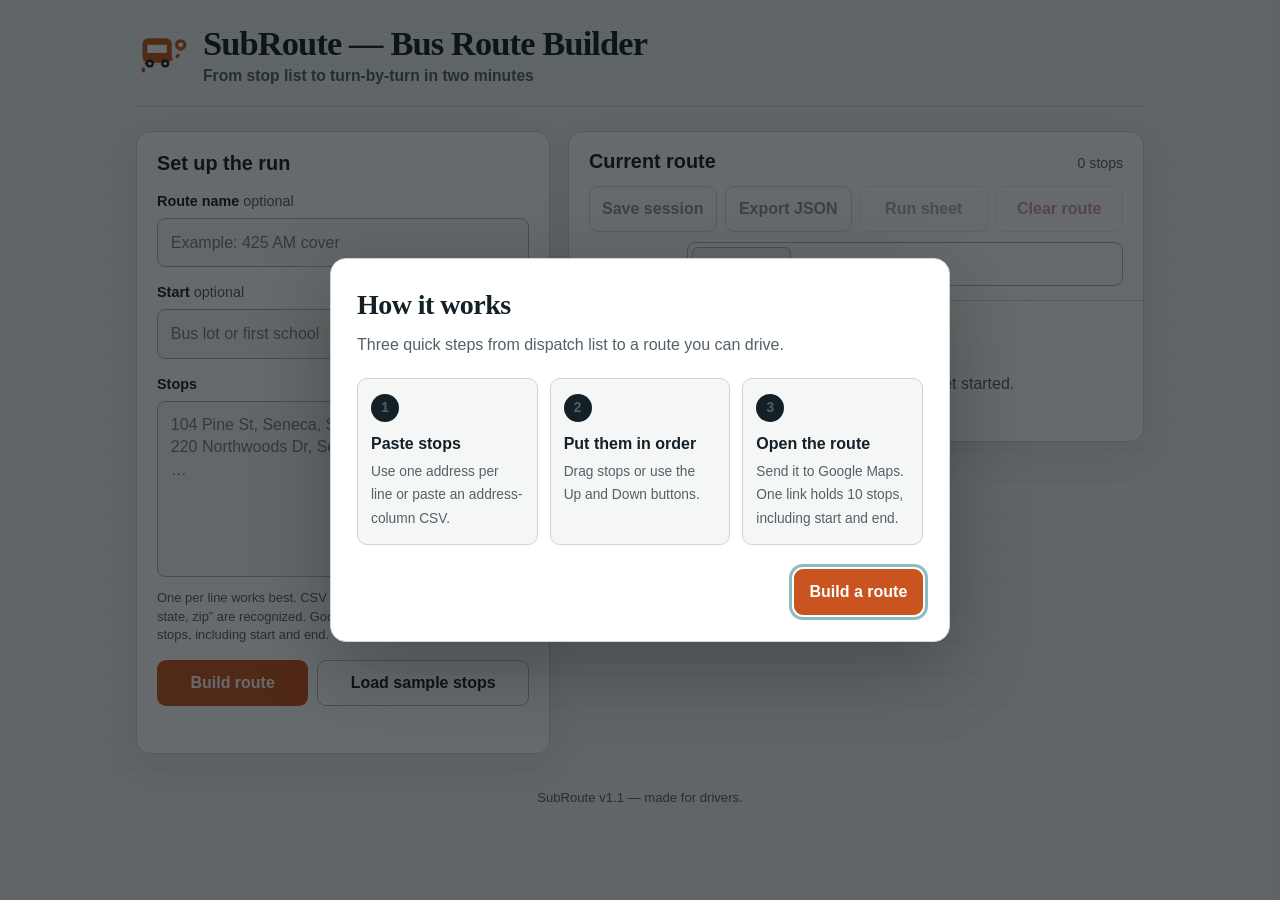
<file: Bus Route Builder.html>
<!doctype html>
<html lang="en">
  <head>
    <meta charset="utf-8" />
    <meta name="viewport" content="width=device-width, initial-scale=1, viewport-fit=cover" />
    <meta name="color-scheme" content="light dark" />
    <link rel="icon" href="data:," />
    <title>SubRoute — Bus Route Builder</title>
    <style>
      :root {
        color-scheme: light dark;
        --page: #eef2f3;
        --surface: #ffffff;
        --surface-2: #f5f7f7;
        --ink: #142026;
        --muted: #526168;
        --line: #ccd5d8;
        --line-strong: #a8b6ba;
        --accent: #c95420;
        --accent-hover: #a94119;
        --accent-ink: #ffffff;
        --focus: #006b78;
        --warning-bg: #fff2d6;
        --warning-ink: #6b4200;
        --danger: #a3342f;
        --success: #286a47;
        --shadow: 0 12px 35px rgba(34, 48, 54, 0.09);
        --radius: 14px;
      }

      @media (prefers-color-scheme: dark) {
        :root {
          --page: #111719;
          --surface: #1b2427;
          --surface-2: #222d31;
          --ink: #f1f4f3;
          --muted: #b4c0c3;
          --line: #39474b;
          --line-strong: #536368;
          --accent: #ef7b43;
          --accent-hover: #ff925f;
          --accent-ink: #1a100b;
          --focus: #67c7d1;
          --warning-bg: #3b2d12;
          --warning-ink: #ffd787;
          --danger: #ff928b;
          --success: #79c99b;
          --shadow: 0 15px 40px rgba(0, 0, 0, 0.28);
        }
      }

      * { box-sizing: border-box; }
      [hidden] { display: none !important; }
      .visually-hidden {
        position: absolute !important;
        width: 1px !important;
        height: 1px !important;
        padding: 0 !important;
        margin: -1px !important;
        overflow: hidden !important;
        clip: rect(0, 0, 0, 0) !important;
        white-space: nowrap !important;
        border: 0 !important;
      }

      html { min-width: 320px; }

      body {
        margin: 0;
        min-height: 100vh;
        background:
          linear-gradient(rgba(77, 101, 108, 0.055) 1px, transparent 1px),
          var(--page);
        background-size: 100% 32px;
        color: var(--ink);
        font-family: ui-sans-serif, -apple-system, BlinkMacSystemFont, "Segoe UI", sans-serif;
        line-height: 1.45;
      }

      button, input, textarea { font: inherit; }
      button, .button, input, textarea, summary { -webkit-tap-highlight-color: transparent; }

      button, .button {
        min-height: 46px;
        border: 1px solid transparent;
        border-radius: 9px;
        padding: 0.68rem 0.92rem;
        display: inline-flex;
        align-items: center;
        justify-content: center;
        gap: 0.45rem;
        font-weight: 730;
        line-height: 1.1;
        cursor: pointer;
        text-decoration: none;
        transition: background-color 140ms ease, border-color 140ms ease, color 140ms ease;
      }

      button:focus-visible, .button:focus-visible, input:focus-visible,
      textarea:focus-visible, summary:focus-visible {
        outline: 3px solid color-mix(in srgb, var(--focus) 45%, transparent);
        outline-offset: 2px;
      }

      button:disabled, .button.is-disabled {
        cursor: not-allowed;
        opacity: 0.48;
        pointer-events: none;
      }

      .button-primary {
        background: var(--accent);
        color: var(--accent-ink);
      }
      .button-primary:hover { background: var(--accent-hover); }

      .button-secondary {
        background: var(--surface);
        color: var(--ink);
        border-color: var(--line-strong);
      }
      .button-secondary:hover { background: var(--surface-2); }

      .button-quiet {
        background: transparent;
        color: var(--muted);
        border-color: var(--line);
      }
      .button-quiet:hover { color: var(--ink); background: var(--surface-2); }

      .button-danger { color: var(--danger); }

      .app-shell {
        width: min(1040px, 100%);
        margin: 0 auto;
        padding: 26px 16px 72px;
      }

      .product-header {
        display: flex;
        align-items: center;
        gap: 15px;
        margin-bottom: 24px;
        padding-bottom: 18px;
        border-bottom: 1px solid var(--line);
      }
      .route-mark {
        width: 52px;
        height: 52px;
        flex: 0 0 52px;
        color: var(--accent);
      }
      .product-name {
        margin: 0;
        font-family: Georgia, "Times New Roman", serif;
        font-size: clamp(1.55rem, 5vw, 2.15rem);
        line-height: 1;
        letter-spacing: -0.025em;
      }
      .tagline {
        margin: 5px 0 0;
        color: var(--muted);
        font-size: 0.98rem;
        font-weight: 590;
      }

      h1, h2, h3, p { margin-top: 0; }

      .onboarding {
        width: min(620px, calc(100% - 28px));
        max-height: calc(100vh - 28px);
        overflow: auto;
        padding: 0;
        border: 1px solid var(--line);
        border-radius: 16px;
        background: var(--surface);
        color: var(--ink);
        box-shadow: 0 24px 80px rgba(0, 0, 0, 0.28);
      }
      .onboarding::backdrop { background: rgba(9, 16, 19, 0.62); }
      .onboarding-inner { padding: 26px; }
      .onboarding h2 {
        margin-bottom: 7px;
        font-family: Georgia, "Times New Roman", serif;
        font-size: 1.75rem;
        letter-spacing: -0.02em;
      }
      .onboarding-lead { color: var(--muted); margin-bottom: 22px; }
      .steps {
        display: grid;
        grid-template-columns: repeat(3, 1fr);
        gap: 12px;
        margin: 0 0 24px;
        padding: 0;
        list-style: none;
      }
      .step {
        min-width: 0;
        padding: 15px 13px;
        border: 1px solid var(--line);
        border-radius: 10px;
        background: var(--surface-2);
      }
      .step-number {
        display: inline-grid;
        place-items: center;
        width: 28px;
        height: 28px;
        margin-bottom: 10px;
        border-radius: 50%;
        background: var(--ink);
        color: var(--surface);
        font-size: 0.8rem;
        font-weight: 850;
      }
      .step strong { display: block; margin-bottom: 4px; }
      .step span { color: var(--muted); font-size: 0.86rem; }
      .onboarding-actions { display: flex; justify-content: flex-end; }

      .workspace {
        display: grid;
        grid-template-columns: minmax(0, 0.92fr) minmax(0, 1.28fr);
        gap: 18px;
        align-items: start;
      }

      .card {
        background: var(--surface);
        border: 1px solid var(--line);
        border-radius: var(--radius);
        box-shadow: var(--shadow);
      }

      .setup-card { padding: 20px; }
      .route-card { overflow: hidden; }

      .section-heading {
        display: flex;
        align-items: baseline;
        justify-content: space-between;
        gap: 12px;
        margin-bottom: 16px;
      }
      .section-heading h2 {
        margin: 0;
        font-size: 1.24rem;
        line-height: 1.15;
      }
      .count {
        color: var(--muted);
        font-size: 0.88rem;
        font-variant-numeric: tabular-nums;
      }

      .field { margin-bottom: 15px; }
      .field-grid {
        display: grid;
        grid-template-columns: 1fr 1fr;
        gap: 12px;
      }
      label {
        display: block;
        margin-bottom: 6px;
        font-weight: 700;
        font-size: 0.9rem;
      }
      .optional {
        color: var(--muted);
        font-weight: 500;
      }
      input, textarea {
        width: 100%;
        border: 1px solid var(--line-strong);
        border-radius: 8px;
        background: var(--surface-2);
        color: var(--ink);
        padding: 0.76rem 0.8rem;
      }
      input { min-height: 46px; }
      textarea {
        min-height: 176px;
        resize: vertical;
        line-height: 1.42;
      }
      input::placeholder, textarea::placeholder { color: var(--muted); opacity: 0.78; }

      .hint {
        display: block;
        margin-top: 6px;
        color: var(--muted);
        font-size: 0.81rem;
      }

      .button-row {
        display: flex;
        flex-wrap: wrap;
        gap: 9px;
      }
      .button-row > * { flex: 1 1 auto; }

      .field-message {
        min-height: 1.2em;
        margin: 10px 0 0;
        color: var(--danger);
        font-size: 0.86rem;
        font-weight: 650;
      }

      .route-top {
        padding: 18px 20px 14px;
        border-bottom: 1px solid var(--line);
      }
      .route-top .section-heading { margin-bottom: 12px; }
      .route-actions {
        display: grid;
        grid-template-columns: repeat(4, minmax(0, 1fr));
        gap: 8px;
      }
      .route-actions button { padding-inline: 0.55rem; }
      .import-control {
        display: grid;
        grid-template-columns: auto minmax(0, 1fr);
        align-items: center;
        gap: 10px;
        margin-top: 10px;
      }
      .import-control label { margin: 0; color: var(--muted); }
      .import-control input[type="file"] {
        min-height: 44px;
        padding: 4px;
        background: var(--surface);
        color: var(--muted);
        font-size: 0.84rem;
      }
      .import-control input[type="file"]::file-selector-button {
        min-height: 34px;
        margin-right: 8px;
        border: 1px solid var(--line-strong);
        border-radius: 6px;
        padding: 0.4rem 0.64rem;
        background: var(--surface-2);
        color: var(--ink);
        font: inherit;
        font-weight: 700;
        cursor: pointer;
      }

      .empty-state {
        padding: 42px 22px 46px;
        text-align: center;
        color: var(--muted);
      }
      .empty-state strong {
        display: block;
        margin-bottom: 5px;
        color: var(--ink);
        font-size: 1.04rem;
      }

      .stop-list {
        margin: 0;
        padding: 0;
        list-style: none;
      }
      .stop-row {
        display: grid;
        grid-template-columns: 30px minmax(0, 1fr) auto;
        gap: 10px;
        align-items: center;
        padding: 12px 14px;
        border-bottom: 1px solid var(--line);
        background: var(--surface);
      }
      .stop-row {
        transition: transform 340ms cubic-bezier(0.22, 1, 0.36, 1);
      }
      .stop-row.dragging { opacity: 0.42; }
      .stop-row.drag-over { box-shadow: inset 0 3px 0 var(--accent); }
      .stop-row.just-moved {
        position: relative;
        z-index: 2;
        animation: stop-land 680ms ease;
      }
      @keyframes stop-land {
        0% {
          background: color-mix(in srgb, var(--accent) 18%, var(--surface));
          box-shadow: 0 10px 22px rgba(34, 48, 54, 0.12);
        }
        100% {
          background: var(--surface);
          box-shadow: 0 0 0 rgba(34, 48, 54, 0);
        }
      }
      .drag-handle {
        width: 30px;
        min-height: 44px;
        border: 0;
        border-radius: 6px;
        padding: 0;
        cursor: grab;
        color: var(--muted);
        background:
          radial-gradient(circle, currentColor 1.5px, transparent 1.7px) 7px 12px / 8px 8px;
      }
      .drag-handle:active { cursor: grabbing; }
      .stop-copy { min-width: 0; }
      .stop-number {
        display: block;
        margin-bottom: 2px;
        color: var(--accent);
        font-size: 0.72rem;
        font-weight: 850;
        letter-spacing: 0.08em;
        text-transform: uppercase;
      }
      .stop-address { overflow-wrap: anywhere; font-weight: 650; }
      .stop-controls {
        display: flex;
        flex-wrap: wrap;
        justify-content: flex-end;
        gap: 5px;
      }
      .stop-controls button {
        min-height: 38px;
        padding: 0.45rem 0.57rem;
        font-size: 0.78rem;
        background: transparent;
        color: var(--muted);
        border-color: var(--line);
        transition: transform 180ms cubic-bezier(0.22, 1, 0.36, 1), background-color 140ms ease, border-color 140ms ease, color 140ms ease;
      }
      .stop-controls button:active:not(:disabled) {
        transform: translateY(1px) scale(0.96);
      }
      .stop-controls button:hover { color: var(--ink); background: var(--surface-2); }
      .stop-controls .remove:hover { color: var(--danger); }

      .add-stop {
        display: grid;
        grid-template-columns: minmax(0, 1fr) auto;
        gap: 8px;
        padding: 14px;
        border-bottom: 1px solid var(--line);
        background: var(--surface-2);
      }
      .add-stop input { background: var(--surface); }

      .map-panel { padding: 16px 18px 18px; }
      .map-panel .button-row { margin-bottom: 10px; }
      .route-stats {
        display: flex;
        flex-wrap: wrap;
        gap: 6px 15px;
        align-items: center;
        margin: 0;
        color: var(--muted);
        font-size: 0.84rem;
        font-variant-numeric: tabular-nums;
      }
      .route-stats strong { color: var(--ink); }
      .url-warning {
        margin: 12px 0 0;
        padding: 10px 11px;
        border-radius: 8px;
        background: var(--warning-bg);
        color: var(--warning-ink);
        font-size: 0.86rem;
        font-weight: 650;
      }
      .maps-limit {
        margin: 8px 0 0;
        color: var(--muted);
        font-size: 0.84rem;
      }

      .confirm-dialog {
        width: min(430px, calc(100% - 28px));
        padding: 0;
        border: 1px solid var(--line);
        border-radius: 14px;
        background: var(--surface);
        color: var(--ink);
        box-shadow: 0 24px 80px rgba(0, 0, 0, 0.3);
      }
      .confirm-dialog::backdrop { background: rgba(9, 16, 19, 0.62); }
      .confirm-inner { padding: 23px; }
      .confirm-inner h2 { margin-bottom: 8px; font-size: 1.35rem; }
      .confirm-inner p { color: var(--muted); margin-bottom: 20px; }
      .confirm-actions { display: flex; justify-content: flex-end; gap: 9px; }
      .clear-confirm { background: var(--danger); color: var(--surface); }

      .sticky-action {
        display: none;
      }

      .product-footer {
        margin-top: 22px;
        padding: 12px 2px 0;
        color: var(--muted);
        font-size: 0.82rem;
        text-align: center;
      }

      .saved-section {
        margin-top: 18px;
        padding: 18px 20px 20px;
      }
      .saved-section .section-heading { margin-bottom: 10px; }
      .saved-note { margin: 0 0 14px; color: var(--muted); font-size: 0.88rem; }
      .saved-list { display: grid; gap: 8px; }
      .saved-route {
        display: grid;
        grid-template-columns: minmax(0, 1fr) auto;
        gap: 10px;
        align-items: center;
        padding: 10px 0;
        border-top: 1px solid var(--line);
      }
      .saved-route:first-child { border-top: 0; }
      .saved-name { font-weight: 760; overflow-wrap: anywhere; }
      .saved-meta { color: var(--muted); font-size: 0.8rem; }
      .saved-controls { display: flex; gap: 6px; flex-wrap: wrap; justify-content: flex-end; }
      .saved-controls button { min-height: 39px; padding: 0.5rem 0.66rem; font-size: 0.8rem; }

      .toast {
        position: fixed;
        z-index: 20;
        left: 50%;
        bottom: max(18px, env(safe-area-inset-bottom));
        width: max-content;
        max-width: calc(100% - 32px);
        transform: translate(-50%, 18px);
        padding: 11px 15px;
        border-radius: 8px;
        background: var(--ink);
        color: var(--surface);
        box-shadow: var(--shadow);
        opacity: 0;
        pointer-events: none;
        transition: opacity 160ms ease, transform 160ms ease;
        font-weight: 700;
        text-align: center;
      }
      .toast.show { opacity: 1; transform: translate(-50%, 0); }

      .run-sheet {
        display: none;
        width: min(800px, calc(100% - 32px));
        margin: 22px auto 70px;
        padding: 34px;
        background: var(--surface);
        color: var(--ink);
        border: 1px solid var(--line);
        box-shadow: var(--shadow);
      }
      .preview-mode .app-shell { display: none; }
      .preview-mode .run-sheet { display: block; }
      .preview-tools {
        display: flex;
        justify-content: space-between;
        align-items: center;
        gap: 12px;
        margin-bottom: 28px;
        padding-bottom: 14px;
        border-bottom: 1px solid var(--line);
        color: var(--muted);
      }
      .run-header {
        display: grid;
        grid-template-columns: minmax(0, 1fr) auto;
        gap: 20px;
        align-items: end;
        padding-bottom: 18px;
        border-bottom: 3px solid var(--ink);
      }
      .run-header h1 {
        margin: 0;
        font-family: ui-sans-serif, -apple-system, BlinkMacSystemFont, "Segoe UI", sans-serif;
        font-size: 2rem;
        line-height: 1.1;
        letter-spacing: -0.02em;
      }
      .run-date { text-align: right; font-weight: 720; }
      .run-endpoints {
        display: grid;
        grid-template-columns: 1fr 1fr;
        gap: 18px;
        margin: 20px 0;
      }
      .run-point {
        padding: 10px 0;
        border-bottom: 1px solid var(--line-strong);
      }
      .run-label {
        display: block;
        color: var(--muted);
        font-size: 0.73rem;
        font-weight: 800;
        letter-spacing: 0.08em;
        text-transform: uppercase;
      }
      .run-stops { margin: 0; padding-left: 2rem; }
      .run-stops li {
        padding: 9px 4px 9px 7px;
        border-bottom: 1px solid var(--line);
        font-weight: 650;
      }
      .check-box {
        display: inline-block;
        width: 15px;
        height: 15px;
        margin: 0 9px 0 2px;
        vertical-align: -2px;
        border: 1.5px solid currentColor;
      }
      .run-notes {
        margin-top: 26px;
        padding-bottom: 9px;
        border-bottom: 1px solid var(--line-strong);
        color: var(--muted);
        font-weight: 700;
      }

      @media (max-width: 800px) {
        .workspace { grid-template-columns: 1fr; }
        .route-actions { grid-template-columns: repeat(2, minmax(0, 1fr)); }
      }

      @media (max-width: 540px) {
        .app-shell { padding: 16px 12px 112px; }
        .product-header { gap: 11px; margin-bottom: 16px; padding: 0 2px 15px; }
        .route-mark { width: 44px; height: 44px; flex-basis: 44px; }
        .tagline { font-size: 0.88rem; }
        .steps { grid-template-columns: 1fr; }
        .onboarding-inner { padding: 21px 18px 18px; }
        .onboarding-actions button { width: 100%; }
        .setup-card { padding: 17px 14px; }
        .route-top { padding: 16px 14px 13px; }
        .field-grid { grid-template-columns: 1fr; gap: 0; }
        .route-actions { grid-template-columns: 1fr 1fr; }
        .import-control { grid-template-columns: 1fr; }
        .stop-row {
          grid-template-columns: 26px minmax(0, 1fr);
          gap: 8px;
          padding: 12px 10px;
        }
        .drag-handle { width: 26px; }
        .stop-controls { grid-column: 2; justify-content: flex-start; }
        .stop-controls button { min-height: 42px; flex: 1 1 auto; }
        .add-stop { grid-template-columns: 1fr; padding: 12px; }
        .add-stop button { width: 100%; }
        .saved-section { padding: 16px 14px; }
        .saved-route { grid-template-columns: 1fr; }
        .saved-controls { justify-content: stretch; }
        .saved-controls button { flex: 1; }
        .run-sheet { width: calc(100% - 20px); margin-top: 10px; padding: 20px 16px; }
        .preview-tools { align-items: flex-start; flex-direction: column; }
        .run-header { grid-template-columns: 1fr; }
        .run-date { text-align: left; }
        .run-endpoints { grid-template-columns: 1fr; gap: 0; }
        .sticky-action {
          position: fixed;
          z-index: 15;
          left: 0;
          right: 0;
          bottom: 0;
          display: flex;
          align-items: center;
          gap: 10px;
          padding: 10px 12px max(10px, env(safe-area-inset-bottom));
          border-top: 1px solid var(--line);
          background: var(--surface);
          box-shadow: 0 -10px 28px rgba(18, 31, 36, 0.14);
        }
        .sticky-action .button { flex: 1; min-height: 52px; }
        .sticky-count {
          flex: 0 0 auto;
          color: var(--muted);
          font-size: 0.82rem;
          font-weight: 700;
          text-align: right;
        }
        .toast { bottom: calc(84px + env(safe-area-inset-bottom)); }
      }

      @media (prefers-reduced-motion: reduce) {
        *, *::before, *::after {
          scroll-behavior: auto !important;
          transition: none !important;
          animation: none !important;
        }
      }

      @media print {
        @page { margin: 0.55in; }
        :root {
          --surface: #fff;
          --ink: #000;
          --muted: #333;
          --line: #c8c8c8;
          --line-strong: #777;
        }
        body { background: #fff; color: #000; }
        .app-shell, .toast, .preview-tools, .sticky-action, dialog { display: none !important; }
        .run-sheet {
          display: block !important;
          width: 100%;
          margin: 0;
          padding: 0;
          border: 0;
          box-shadow: none;
        }
        .run-header h1 { font-size: 22pt; }
        .run-stops li { break-inside: avoid; font-size: 11pt; }
      }
    </style>
  </head>
  <body>
    <dialog id="onboarding" class="onboarding" aria-labelledby="onboardingTitle">
      <div class="onboarding-inner">
        <h2 id="onboardingTitle">How it works</h2>
        <p class="onboarding-lead">Three quick steps from dispatch list to a route you can drive.</p>
        <ol class="steps">
          <li class="step"><span class="step-number">1</span><strong>Paste stops</strong><span>Use one address per line or paste an address-column CSV.</span></li>
          <li class="step"><span class="step-number">2</span><strong>Put them in order</strong><span>Drag stops or use the Up and Down buttons.</span></li>
          <li class="step"><span class="step-number">3</span><strong>Open the route</strong><span>Send it to Google Maps. One link holds 10 stops, including start and end.</span></li>
        </ol>
        <div class="onboarding-actions">
          <button id="dismissOnboarding" class="button-primary" type="button">Build a route</button>
        </div>
      </div>
    </dialog>

    <main class="app-shell">
      <header class="product-header">
        <svg class="route-mark" viewBox="0 0 64 64" role="img" aria-label="Bus following a route">
          <path d="M9 49c0-9 7-14 16-14h14c9 0 16-5 16-14" fill="none" stroke="currentColor" stroke-width="4" stroke-linecap="round" stroke-dasharray="2 8" />
          <rect x="8" y="9" width="36" height="30" rx="7" fill="currentColor" />
          <path d="M14 17h24v10H14z" fill="var(--surface)" />
          <circle cx="17" cy="40" r="5" fill="var(--ink)" />
          <circle cx="36" cy="40" r="5" fill="var(--ink)" />
          <circle cx="17" cy="40" r="2" fill="var(--surface)" />
          <circle cx="36" cy="40" r="2" fill="var(--surface)" />
          <circle cx="55" cy="17" r="5" fill="var(--surface)" stroke="currentColor" stroke-width="4" />
        </svg>
        <div>
          <h1 class="product-name">SubRoute — Bus Route Builder</h1>
          <p class="tagline">From stop list to turn-by-turn in two minutes</p>
        </div>
      </header>

      <div class="workspace">
        <section class="card setup-card" aria-labelledby="setupTitle">
          <div class="section-heading">
            <h2 id="setupTitle">Set up the run</h2>
          </div>

          <div class="field">
            <label for="routeName">Route name <span class="optional">optional</span></label>
            <input id="routeName" type="text" maxlength="90" placeholder="Example: 425 AM cover" autocomplete="off" />
          </div>

          <div class="field-grid">
            <div class="field">
              <label for="routeStart">Start <span class="optional">optional</span></label>
              <input id="routeStart" type="text" maxlength="300" placeholder="Bus lot or first school" autocomplete="street-address" />
            </div>
            <div class="field">
              <label for="routeEnd">End <span class="optional">optional</span></label>
              <input id="routeEnd" type="text" maxlength="300" placeholder="Final school or bus lot" autocomplete="street-address" />
            </div>
          </div>

          <div class="field">
            <label for="stopInput">Stops</label>
            <textarea id="stopInput" placeholder="104 Pine St, Seneca, SC&#10;220 Northwoods Dr, Seneca, SC&#10;…" spellcheck="false"></textarea>
            <span class="hint">One per line works best. CSV headers such as “address, city, state, zip” are recognized. Google Maps exports are limited to 10 stops, including start and end.</span>
          </div>

          <div class="button-row">
            <button id="buildButton" class="button-primary" type="button">Build route</button>
            <button id="sampleButton" class="button-secondary" type="button">Load sample stops</button>
          </div>
          <p id="inputMessage" class="field-message" role="alert"></p>
        </section>

        <section class="card route-card" aria-labelledby="routeTitle">
          <div class="route-top">
            <div class="section-heading">
              <h2 id="routeTitle">Current route</h2>
              <span id="stopCount" class="count">0 stops</span>
            </div>
            <div class="route-actions">
              <button id="saveButton" class="button-secondary" type="button" disabled>Save session</button>
              <button id="exportButton" class="button-secondary" type="button" disabled>Export JSON</button>
              <button id="previewButton" class="button-quiet" type="button" disabled>Run sheet</button>
              <button id="clearButton" class="button-quiet button-danger" type="button" disabled>Clear route</button>
            </div>
            <div class="import-control">
              <label for="importInput">Import JSON</label>
              <input id="importInput" type="file" accept="application/json,.json" />
            </div>
          </div>

          <div id="emptyState" class="empty-state">
            <strong>No stops yet</strong>
            Paste a list or load the sample to get started.
          </div>

          <ol id="stopList" class="stop-list" aria-label="Ordered route stops"></ol>

          <form id="addStopForm" class="add-stop" hidden>
            <label class="visually-hidden" for="addStopInput">Add a one-off stop</label>
            <input id="addStopInput" type="text" maxlength="300" placeholder="Add a one-off stop" autocomplete="street-address" />
            <button class="button-secondary" type="submit">Add stop</button>
          </form>

          <div id="mapPanel" class="map-panel" hidden>
            <div class="button-row">
              <a id="openMaps" class="button button-primary is-disabled" href="#" target="_blank" rel="noopener noreferrer" aria-disabled="true">Open in Google Maps</a>
              <button id="copyButton" class="button-secondary" type="button" disabled>Copy Maps URL</button>
            </div>
            <p class="route-stats"><strong id="statsStops">0 stops</strong><span id="urlStatus"></span></p>
            <p id="mapsLimit" class="maps-limit">Google Maps exports are limited to 10 stops, including start and end.</p>
            <p id="urlWarning" class="url-warning" hidden></p>
          </div>
        </section>
      </div>

      <section id="savedSection" class="card saved-section" aria-labelledby="savedTitle" hidden>
        <div class="section-heading">
          <h2 id="savedTitle">Saved on this browser</h2>
          <span id="savedCount" class="count"></span>
        </div>
        <p class="saved-note">Kept in this browser, on top of the route you’re editing, so a reload doesn’t drop them. Export JSON for a copy you can move to another device.</p>
        <div id="savedList" class="saved-list"></div>
      </section>

      <footer class="product-footer">SubRoute v1.1 — made for drivers.</footer>
    </main>

    <section id="runSheet" class="run-sheet" aria-labelledby="runSheetTitle">
      <div class="preview-tools">
        <span>Print-ready preview — use your browser’s Print command when ready.</span>
        <button id="closePreview" class="button-secondary" type="button">Back to editor</button>
      </div>
      <header class="run-header">
        <h1 id="runSheetTitle">Untitled route</h1>
        <div id="runDate" class="run-date"></div>
      </header>
      <div id="runEndpoints" class="run-endpoints"></div>
      <ol id="runStops" class="run-stops"></ol>
      <div class="run-notes">Notes:</div>
    </section>

    <div id="stickyAction" class="sticky-action" hidden>
      <span id="stickyCount" class="sticky-count"></span>
      <a id="stickyMaps" class="button button-primary is-disabled" href="#" target="_blank" rel="noopener noreferrer" aria-disabled="true">Open in Google Maps</a>
    </div>

    <dialog id="clearDialog" class="confirm-dialog" aria-labelledby="clearTitle">
      <div class="confirm-inner">
        <h2 id="clearTitle">Clear this route?</h2>
        <p>This removes the current stop list and route details. Routes already saved on this browser stay put.</p>
        <div class="confirm-actions">
          <button id="cancelClear" class="button-secondary" type="button">Keep route</button>
          <button id="confirmClear" class="clear-confirm" type="button">Clear route</button>
        </div>
      </div>
    </dialog>

    <div id="toast" class="toast" role="status" aria-live="polite"></div>

    <script>
      (function () {
        "use strict";

        var counter = 0;
        var draggedId = null;
        var toastTimer = null;
        var state = {
          name: "",
          start: "",
          end: "",
          stops: []
        };
        var sessionRoutes = [];
        var MAPS_STOP_LIMIT = 10;
        var SAVED_KEY = "subroute.saved.v1";
        var DRAFT_KEY = "subroute.draft.v1";
        var SEEN_KEY = "subroute.onboarding.v1";
        var SAVED_CAP = 40;
        var storageNoticeShown = false;
        var pendingMotion = null;

        var els = {
          routeName: document.getElementById("routeName"),
          routeStart: document.getElementById("routeStart"),
          routeEnd: document.getElementById("routeEnd"),
          stopInput: document.getElementById("stopInput"),
          buildButton: document.getElementById("buildButton"),
          sampleButton: document.getElementById("sampleButton"),
          inputMessage: document.getElementById("inputMessage"),
          stopList: document.getElementById("stopList"),
          emptyState: document.getElementById("emptyState"),
          stopCount: document.getElementById("stopCount"),
          statsStops: document.getElementById("statsStops"),
          addStopForm: document.getElementById("addStopForm"),
          addStopInput: document.getElementById("addStopInput"),
          mapPanel: document.getElementById("mapPanel"),
          openMaps: document.getElementById("openMaps"),
          copyButton: document.getElementById("copyButton"),
          urlStatus: document.getElementById("urlStatus"),
          urlWarning: document.getElementById("urlWarning"),
          mapsLimit: document.getElementById("mapsLimit"),
          saveButton: document.getElementById("saveButton"),
          exportButton: document.getElementById("exportButton"),
          clearButton: document.getElementById("clearButton"),
          clearDialog: document.getElementById("clearDialog"),
          cancelClear: document.getElementById("cancelClear"),
          confirmClear: document.getElementById("confirmClear"),
          importInput: document.getElementById("importInput"),
          previewButton: document.getElementById("previewButton"),
          savedSection: document.getElementById("savedSection"),
          savedList: document.getElementById("savedList"),
          savedCount: document.getElementById("savedCount"),
          runSheetTitle: document.getElementById("runSheetTitle"),
          runDate: document.getElementById("runDate"),
          runEndpoints: document.getElementById("runEndpoints"),
          runStops: document.getElementById("runStops"),
          closePreview: document.getElementById("closePreview"),
          onboarding: document.getElementById("onboarding"),
          dismissOnboarding: document.getElementById("dismissOnboarding"),
          stickyAction: document.getElementById("stickyAction"),
          stickyMaps: document.getElementById("stickyMaps"),
          stickyCount: document.getElementById("stickyCount"),
          toast: document.getElementById("toast")
        };

        function makeId() {
          counter += 1;
          return "stop-" + Date.now().toString(36) + "-" + counter;
        }

        function cleanText(value) {
          return String(value || "").replace(/\s+/g, " ").trim().slice(0, 300);
        }

        function makeStop(label) {
          return { id: makeId(), label: cleanText(label) };
        }

        function escapeFilename(value) {
          var cleaned = cleanText(value || "route")
            .toLowerCase()
            .replace(/[^a-z0-9]+/g, "-")
            .replace(/^-+|-+$/g, "");
          return cleaned || "route";
        }

        function localDateStamp() {
          var now = new Date();
          var month = String(now.getMonth() + 1).padStart(2, "0");
          var day = String(now.getDate()).padStart(2, "0");
          return now.getFullYear() + "-" + month + "-" + day;
        }

        function prefersReducedMotion() {
          return !!(window.matchMedia && window.matchMedia("(prefers-reduced-motion: reduce)").matches);
        }

        function readJson(key, fallback) {
          try {
            var raw = window.localStorage.getItem(key);
            if (!raw) return fallback;
            return JSON.parse(raw);
          } catch (error) {
            return fallback;
          }
        }

        function writeJson(key, value) {
          try {
            window.localStorage.setItem(key, JSON.stringify(value));
            return true;
          } catch (error) {
            if (!storageNoticeShown) {
              storageNoticeShown = true;
              showToast("Browser storage is off. This visit still keeps routes in memory.");
            }
            return false;
          }
        }

        function persistSaved() {
          var compact = sessionRoutes.slice(0, SAVED_CAP).map(function (route) {
            return {
              sessionId: route.sessionId,
              name: route.name || "",
              start: route.start || "",
              end: route.end || "",
              stops: (route.stops || []).slice(0, 300),
              savedAt: route.savedAt || ""
            };
          });
          return writeJson(SAVED_KEY, compact);
        }

        function persistDraft() {
          syncFields();
          var draft = {
            name: state.name,
            start: state.start,
            end: state.end,
            stops: state.stops.map(function (stop) { return stop.label; }).slice(0, 300),
            stopInput: String(els.stopInput.value || "").slice(0, 120000)
          };
          var empty = !draft.name && !draft.start && !draft.end && !draft.stops.length && !cleanText(draft.stopInput);
          if (empty) {
            try { window.localStorage.removeItem(DRAFT_KEY); } catch (error) {}
            return;
          }
          writeJson(DRAFT_KEY, draft);
        }

        function loadSavedFromCache() {
          var stored = readJson(SAVED_KEY, []);
          if (!Array.isArray(stored)) return;
          sessionRoutes = stored.filter(function (route) {
            return route && Array.isArray(route.stops);
          }).slice(0, SAVED_CAP).map(function (route) {
            return {
              sessionId: String(route.sessionId || ("route-" + Date.now().toString(36))),
              name: cleanText(route.name).slice(0, 90),
              start: cleanText(route.start),
              end: cleanText(route.end),
              stops: route.stops.map(function (stop) {
                return cleanText(typeof stop === "string" ? stop : "");
              }).filter(Boolean).slice(0, 300),
              savedAt: typeof route.savedAt === "string" ? route.savedAt : ""
            };
          });
        }

        function restoreDraft() {
          var draft = readJson(DRAFT_KEY, null);
          if (!draft || typeof draft !== "object") return false;
          var stops = Array.isArray(draft.stops) ? draft.stops.map(function (stop) {
            return cleanText(typeof stop === "string" ? stop : "");
          }).filter(Boolean).slice(0, 300) : [];
          state.name = cleanText(draft.name).slice(0, 90);
          state.start = cleanText(draft.start);
          state.end = cleanText(draft.end);
          state.stops = stops.map(makeStop);
          setFields();
          if (typeof draft.stopInput === "string") {
            els.stopInput.value = draft.stopInput.slice(0, 120000);
          } else if (stops.length) {
            els.stopInput.value = stops.join("\n");
          }
          return !!(state.stops.length || state.name || state.start || state.end || cleanText(els.stopInput.value));
        }

        function captureRowTops() {
          var map = {};
          els.stopList.querySelectorAll(".stop-row").forEach(function (row) {
            map[row.dataset.id] = row.getBoundingClientRect().top;
          });
          return map;
        }

        function playReorder(previousTops, movedId) {
          if (!previousTops || prefersReducedMotion()) {
            var still = movedId && els.stopList.querySelector('[data-id="' + movedId + '"]');
            if (still) still.classList.add("just-moved");
            return;
          }
          var rows = els.stopList.querySelectorAll(".stop-row");
          rows.forEach(function (row) {
            if (row.dataset.id === movedId) row.classList.add("just-moved");
            var before = previousTops[row.dataset.id];
            if (typeof before !== "number") return;
            var delta = before - row.getBoundingClientRect().top;
            if (Math.abs(delta) < 1) return;
            row.style.transition = "none";
            row.style.transform = "translateY(" + delta + "px)";
          });
          window.requestAnimationFrame(function () {
            window.requestAnimationFrame(function () {
              rows.forEach(function (row) {
                if (!row.style.transform) return;
                row.style.transition = "";
                row.style.transform = "";
              });
            });
          });
        }

        function focusMovedControl(motion) {
          if (!motion || !motion.focusAction) return;
          var row = els.stopList.querySelector('[data-id="' + motion.movedId + '"]');
          if (!row) return;
          var button = row.querySelector('[data-action="' + motion.focusAction + '"]');
          if (button && !button.disabled) button.focus({ preventScroll: true });
        }

        function parseCsvRow(line) {
          var cells = [];
          var cell = "";
          var quoted = false;
          for (var i = 0; i < line.length; i += 1) {
            var char = line[i];
            if (char === '"') {
              if (quoted && line[i + 1] === '"') {
                cell += '"';
                i += 1;
              } else {
                quoted = !quoted;
              }
            } else if (char === "," && !quoted) {
              cells.push(cell.trim());
              cell = "";
            } else {
              cell += char;
            }
          }
          cells.push(cell.trim());
          return cells;
        }

        function parseStops(raw) {
          var lines = String(raw || "")
            .split(/\r?\n/)
            .map(function (line) { return line.trim(); })
            .filter(Boolean);
          if (!lines.length) return [];

          var firstCells = parseCsvRow(lines[0]);
          var headers = firstCells.map(function (cell) { return cell.toLowerCase().replace(/[^a-z0-9]/g, ""); });
          var addressWords = ["address", "streetaddress", "stop", "stopaddress", "location", "destination"];
          var addressIndex = -1;
          addressWords.some(function (word) {
            var index = headers.indexOf(word);
            if (index !== -1) {
              addressIndex = index;
              return true;
            }
            return false;
          });

          if (addressIndex !== -1 && lines.length > 1) {
            var cityIndex = headers.indexOf("city");
            var stateIndex = headers.indexOf("state");
            var zipIndex = headers.indexOf("zip");
            if (zipIndex === -1) zipIndex = headers.indexOf("zipcode");
            return lines.slice(1).map(function (line) {
              var cells = parseCsvRow(line);
              var parts = [cells[addressIndex]];
              if (cityIndex !== -1) parts.push(cells[cityIndex]);
              if (stateIndex !== -1) parts.push(cells[stateIndex]);
              if (zipIndex !== -1) parts.push(cells[zipIndex]);
              return cleanText(parts.filter(Boolean).join(", "));
            }).filter(Boolean);
          }

          return lines.map(function (line) {
            return cleanText(line.replace(/^\s*(?:[-*•]|\d+[.)])\s+/, ""));
          }).filter(Boolean);
        }

        function routePoints() {
          var points = [];
          if (state.start) points.push(state.start);
          state.stops.forEach(function (stop) { points.push(stop.label); });
          if (state.end) points.push(state.end);
          return points;
        }

        function mapsUrl() {
          var points = routePoints();
          if (points.length < 2) return "";
          return "https://www.google.com/maps/dir/" + points.map(function (point) {
            return encodeURIComponent(point);
          }).join("/");
        }

        function syncFields() {
          state.name = cleanText(els.routeName.value).slice(0, 90);
          state.start = cleanText(els.routeStart.value);
          state.end = cleanText(els.routeEnd.value);
        }

        function setFields() {
          els.routeName.value = state.name;
          els.routeStart.value = state.start;
          els.routeEnd.value = state.end;
        }

        function showToast(message) {
          window.clearTimeout(toastTimer);
          els.toast.textContent = message;
          els.toast.classList.add("show");
          toastTimer = window.setTimeout(function () {
            els.toast.classList.remove("show");
          }, 2200);
        }

        function renderRunSheet() {
          els.runSheetTitle.textContent = state.name || "Untitled route";
          els.runDate.textContent = new Intl.DateTimeFormat(undefined, {
            year: "numeric", month: "long", day: "numeric"
          }).format(new Date());
          els.runEndpoints.replaceChildren();

          var start = document.createElement("div");
          start.className = "run-point";
          var startLabel = document.createElement("span");
          startLabel.className = "run-label";
          startLabel.textContent = "Start";
          var startText = document.createElement("span");
          startText.textContent = state.start || "Not specified";
          start.append(startLabel, startText);

          var end = document.createElement("div");
          end.className = "run-point";
          var endLabel = document.createElement("span");
          endLabel.className = "run-label";
          endLabel.textContent = "End";
          var endText = document.createElement("span");
          endText.textContent = state.end || "Not specified";
          end.append(endLabel, endText);
          els.runEndpoints.append(start, end);

          els.runStops.replaceChildren();
          state.stops.forEach(function (stop) {
            var item = document.createElement("li");
            var check = document.createElement("span");
            check.className = "check-box";
            check.setAttribute("aria-hidden", "true");
            var text = document.createElement("span");
            text.textContent = stop.label;
            item.append(check, text);
            els.runStops.appendChild(item);
          });
        }

        function renderSavedRoutes() {
          els.savedSection.hidden = sessionRoutes.length === 0;
          els.savedCount.textContent = sessionRoutes.length + (sessionRoutes.length === 1 ? " route" : " routes");
          els.savedList.replaceChildren();

          sessionRoutes.forEach(function (route) {
            var row = document.createElement("div");
            row.className = "saved-route";

            var info = document.createElement("div");
            var name = document.createElement("div");
            name.className = "saved-name";
            name.textContent = route.name || "Untitled route";
            var meta = document.createElement("div");
            meta.className = "saved-meta";
            meta.textContent = route.stops.length + (route.stops.length === 1 ? " stop" : " stops");
            info.append(name, meta);

            var controls = document.createElement("div");
            controls.className = "saved-controls";
            var load = document.createElement("button");
            load.className = "button-secondary";
            load.type = "button";
            load.textContent = "Load";
            load.addEventListener("click", function () { loadRoute(route); });
            var exportRoute = document.createElement("button");
            exportRoute.className = "button-quiet";
            exportRoute.type = "button";
            exportRoute.textContent = "Export";
            exportRoute.addEventListener("click", function () { downloadRoute(route); });
            var remove = document.createElement("button");
            remove.className = "button-quiet button-danger";
            remove.type = "button";
            remove.textContent = "Remove";
            remove.addEventListener("click", function () {
              sessionRoutes = sessionRoutes.filter(function (item) { return item.sessionId !== route.sessionId; });
              persistSaved();
              renderSavedRoutes();
              showToast("Removed from this browser");
            });
            controls.append(load, exportRoute, remove);
            row.append(info, controls);
            els.savedList.appendChild(row);
          });
        }

        function render() {
          syncFields();
          var hasStops = state.stops.length > 0;
          var stopLabel = state.stops.length + (state.stops.length === 1 ? " stop" : " stops");
          els.stopCount.textContent = stopLabel;
          els.statsStops.textContent = stopLabel;
          els.stickyCount.textContent = stopLabel;
          els.emptyState.hidden = hasStops;
          els.addStopForm.hidden = !hasStops;
          els.mapPanel.hidden = !hasStops;
          els.stickyAction.hidden = !hasStops;
          els.saveButton.disabled = !hasStops;
          els.exportButton.disabled = !hasStops;
          els.previewButton.disabled = !hasStops;
          els.clearButton.disabled = !hasStops;
          els.stopList.replaceChildren();

          state.stops.forEach(function (stop, index) {
            var row = document.createElement("li");
            row.className = "stop-row";
            row.draggable = true;
            row.dataset.id = stop.id;

            var handle = document.createElement("button");
            handle.type = "button";
            handle.className = "drag-handle";
            handle.title = "Drag to reorder";
            handle.setAttribute("aria-label", "Drag stop " + (index + 1) + " to reorder");

            var copy = document.createElement("div");
            copy.className = "stop-copy";
            var number = document.createElement("span");
            number.className = "stop-number";
            number.textContent = "Stop " + (index + 1);
            var address = document.createElement("div");
            address.className = "stop-address";
            address.textContent = stop.label;
            copy.append(number, address);

            var controls = document.createElement("div");
            controls.className = "stop-controls";
            var up = document.createElement("button");
            up.type = "button";
            up.dataset.action = "up";
            up.textContent = "Up";
            up.setAttribute("aria-label", "Move stop " + (index + 1) + " up");
            up.disabled = index === 0;
            up.addEventListener("click", function () { moveStop(index, index - 1, "up"); });
            var down = document.createElement("button");
            down.type = "button";
            down.dataset.action = "down";
            down.textContent = "Down";
            down.setAttribute("aria-label", "Move stop " + (index + 1) + " down");
            down.disabled = index === state.stops.length - 1;
            down.addEventListener("click", function () { moveStop(index, index + 1, "down"); });
            var remove = document.createElement("button");
            remove.type = "button";
            remove.className = "remove";
            remove.textContent = "Remove";
            remove.addEventListener("click", function () {
              state.stops.splice(index, 1);
              render();
            });
            controls.append(up, down, remove);
            row.append(handle, copy, controls);

            row.addEventListener("dragstart", function (event) {
              draggedId = stop.id;
              row.classList.add("dragging");
              if (event.dataTransfer) {
                event.dataTransfer.effectAllowed = "move";
                event.dataTransfer.setData("text/plain", stop.id);
              }
            });
            row.addEventListener("dragend", function () {
              draggedId = null;
              document.querySelectorAll(".stop-row").forEach(function (item) {
                item.classList.remove("dragging", "drag-over");
              });
            });
            row.addEventListener("dragover", function (event) {
              event.preventDefault();
              if (draggedId && draggedId !== stop.id) row.classList.add("drag-over");
            });
            row.addEventListener("dragleave", function () { row.classList.remove("drag-over"); });
            row.addEventListener("drop", function (event) {
              event.preventDefault();
              row.classList.remove("drag-over");
              var from = state.stops.findIndex(function (item) { return item.id === draggedId; });
              var to = state.stops.findIndex(function (item) { return item.id === stop.id; });
              if (from !== -1 && to !== -1 && from !== to) moveStop(from, to);
            });

            els.stopList.appendChild(row);
          });

          var points = routePoints();
          var url = mapsUrl();
          var overMapsLimit = points.length > MAPS_STOP_LIMIT;
          if (url) {
            els.openMaps.href = url;
            els.stickyMaps.href = url;
            els.openMaps.classList.remove("is-disabled");
            els.stickyMaps.classList.remove("is-disabled");
            els.openMaps.setAttribute("aria-disabled", "false");
            els.stickyMaps.setAttribute("aria-disabled", "false");
            els.copyButton.disabled = false;
            els.urlStatus.textContent = points.length + " route points · " +
              (overMapsLimit ? "over" : "within") + " the " + MAPS_STOP_LIMIT + "-stop Google Maps limit";
          } else {
            els.openMaps.href = "#";
            els.stickyMaps.href = "#";
            els.openMaps.classList.add("is-disabled");
            els.stickyMaps.classList.add("is-disabled");
            els.openMaps.setAttribute("aria-disabled", "true");
            els.stickyMaps.setAttribute("aria-disabled", "true");
            els.copyButton.disabled = true;
            els.urlStatus.textContent = "Add a start or end so Google Maps has at least two route points. Maps links hold " + MAPS_STOP_LIMIT + " stops, including start and end.";
          }

          var mapsTitle = overMapsLimit
            ? "Google Maps keeps only " + MAPS_STOP_LIMIT + " stops on one link, including start and end."
            : "Opens this route in Google Maps. Limited to " + MAPS_STOP_LIMIT + " stops, including start and end.";
          els.openMaps.title = mapsTitle;
          els.stickyMaps.title = mapsTitle;
          els.mapsLimit.hidden = overMapsLimit;

          if (overMapsLimit) {
            var extra = points.length - MAPS_STOP_LIMIT;
            els.urlWarning.hidden = false;
            els.urlWarning.textContent = "Google Maps only keeps " + MAPS_STOP_LIMIT +
              " stops on one link, including start and end. This route has " + points.length +
              " and Maps will drop " + extra + ". Split it into sections of " + MAPS_STOP_LIMIT + " or fewer.";
          } else if (url && url.length > 1800) {
            els.urlWarning.hidden = false;
            els.urlWarning.textContent = "This Google Maps link is very long. If a stop is missing after it opens, split the run. Maps still caps a link at 10 stops, including start and end.";
          } else {
            els.urlWarning.hidden = true;
            els.urlWarning.textContent = "";
          }
          renderRunSheet();
          var motion = pendingMotion;
          pendingMotion = null;
          if (motion) {
            playReorder(motion.previousTops, motion.movedId);
            focusMovedControl(motion);
          }
          persistDraft();
        }

        function moveStop(from, to, focusAction) {
          if (to < 0 || to >= state.stops.length || from === to) return;
          var previousTops = captureRowTops();
          var moved = state.stops.splice(from, 1)[0];
          state.stops.splice(to, 0, moved);
          pendingMotion = {
            previousTops: previousTops,
            movedId: moved.id,
            focusAction: focusAction || ""
          };
          render();
        }

        function routeSnapshot() {
          syncFields();
          return {
            name: state.name,
            start: state.start,
            end: state.end,
            stops: state.stops.map(function (stop) { return stop.label; })
          };
        }

        function downloadRoute(route) {
          var output = {
            app: "SubRoute — Bus Route Builder",
            version: 1,
            exportedAt: new Date().toISOString(),
            route: {
              name: cleanText(route.name).slice(0, 90),
              start: cleanText(route.start),
              end: cleanText(route.end),
              stops: (route.stops || []).map(function (stop) {
                return cleanText(typeof stop === "string" ? stop : stop.label);
              }).filter(Boolean)
            }
          };
          var blob = new Blob([JSON.stringify(output, null, 2)], { type: "application/json" });
          var url = URL.createObjectURL(blob);
          var anchor = document.createElement("a");
          anchor.href = url;
          anchor.download = escapeFilename(output.route.name) + "-" + localDateStamp() + ".json";
          document.body.appendChild(anchor);
          anchor.click();
          anchor.remove();
          window.setTimeout(function () { URL.revokeObjectURL(url); }, 1000);
          showToast("Route exported");
        }

        function normalizeImported(data) {
          var route = data && data.route ? data.route : data;
          if (!route || !Array.isArray(route.stops)) throw new Error("This file does not contain a route with stops.");
          var stops = route.stops.map(function (stop) {
            return cleanText(typeof stop === "string" ? stop : stop && stop.label);
          }).filter(Boolean);
          if (!stops.length) throw new Error("This route file has no usable stops.");
          if (stops.length > 300) throw new Error("This route has more than 300 stops and cannot be imported.");
          return {
            name: cleanText(route.name).slice(0, 90),
            start: cleanText(route.start),
            end: cleanText(route.end),
            stops: stops
          };
        }

        function loadRoute(route) {
          state.name = cleanText(route.name).slice(0, 90);
          state.start = cleanText(route.start);
          state.end = cleanText(route.end);
          state.stops = (route.stops || []).map(function (stop) {
            return makeStop(typeof stop === "string" ? stop : stop.label);
          }).filter(function (stop) { return stop.label; });
          setFields();
          els.stopInput.value = state.stops.map(function (stop) { return stop.label; }).join("\n");
          els.inputMessage.textContent = "";
          render();
          window.scrollTo({ top: 0, behavior: "smooth" });
          showToast("Route loaded");
        }

        els.buildButton.addEventListener("click", function () {
          var parsed = parseStops(els.stopInput.value);
          if (!parsed.length) {
            els.inputMessage.textContent = "Paste at least one stop before building the route.";
            els.stopInput.focus();
            return;
          }
          els.inputMessage.textContent = "";
          syncFields();
          state.stops = parsed.map(makeStop);
          render();
          showToast("Route built with " + parsed.length + (parsed.length === 1 ? " stop" : " stops"));
        });

        els.sampleButton.addEventListener("click", function () {
          els.routeName.value = "Seneca sample run";
          els.routeStart.value = "";
          els.routeEnd.value = "";
          els.stopInput.value = [
            "Seneca High School, Seneca, SC",
            "Seneca Middle School, Seneca, SC",
            "Premiere Cinema 8, 675 Bypass Hwy 123, Seneca, SC",
            "Oconee Memorial Hospital, Seneca, SC"
          ].join("\n");
          els.inputMessage.textContent = "Sample loaded. Select Build route to try it.";
          els.stopInput.focus();
        });

        [els.routeName, els.routeStart, els.routeEnd, els.stopInput].forEach(function (input) {
          input.addEventListener("input", function () {
            if (input === els.stopInput) persistDraft();
            else render();
          });
        });

        els.addStopForm.addEventListener("submit", function (event) {
          event.preventDefault();
          var value = cleanText(els.addStopInput.value);
          if (!value) {
            els.addStopInput.focus();
            return;
          }
          state.stops.push(makeStop(value));
          els.addStopInput.value = "";
          render();
          els.addStopInput.focus();
          showToast("Stop added");
        });

        els.copyButton.addEventListener("click", function () {
          var url = mapsUrl();
          if (!url) return;
          function copied() {
            var count = routePoints().length;
            showToast(count > MAPS_STOP_LIMIT
              ? "Link copied. Google Maps keeps only 10 stops."
              : "Google Maps link copied");
          }
          if (navigator.clipboard && navigator.clipboard.writeText) {
            navigator.clipboard.writeText(url).then(copied).catch(function () { fallbackCopy(url, copied); });
          } else {
            fallbackCopy(url, copied);
          }
        });

        function fallbackCopy(text, onSuccess) {
          var textarea = document.createElement("textarea");
          textarea.value = text;
          textarea.setAttribute("readonly", "");
          textarea.style.position = "fixed";
          textarea.style.opacity = "0";
          document.body.appendChild(textarea);
          textarea.select();
          try {
            document.execCommand("copy");
            onSuccess();
          } catch (error) {
            showToast("Could not copy. Export the route instead.");
          }
          textarea.remove();
        }

        els.saveButton.addEventListener("click", function () {
          var snapshot = routeSnapshot();
          snapshot.sessionId = "route-" + Date.now().toString(36) + "-" + counter;
          snapshot.savedAt = new Date().toISOString();
          sessionRoutes.unshift(snapshot);
          if (sessionRoutes.length > SAVED_CAP) sessionRoutes = sessionRoutes.slice(0, SAVED_CAP);
          var stored = persistSaved();
          renderSavedRoutes();
          showToast(stored === false ? "Saved for this visit only" : "Saved on this browser");
        });

        els.exportButton.addEventListener("click", function () { downloadRoute(routeSnapshot()); });

        els.importInput.addEventListener("change", function () {
          var file = els.importInput.files && els.importInput.files[0];
          if (!file) return;
          if (file.size > 1024 * 1024) {
            els.inputMessage.textContent = "That file is too large. Choose a route JSON file under 1 MB.";
            els.importInput.value = "";
            return;
          }
          var reader = new FileReader();
          reader.addEventListener("load", function () {
            try {
              var imported = normalizeImported(JSON.parse(reader.result));
              loadRoute(imported);
              showToast("JSON route imported");
            } catch (error) {
              els.inputMessage.textContent = error.message || "That JSON file could not be imported.";
            }
            els.importInput.value = "";
          });
          reader.addEventListener("error", function () {
            els.inputMessage.textContent = "That file could not be read.";
            els.importInput.value = "";
          });
          reader.readAsText(file);
        });

        els.clearButton.addEventListener("click", function () {
          if (typeof els.clearDialog.showModal === "function") {
            els.clearDialog.showModal();
          } else {
            els.clearDialog.setAttribute("open", "");
          }
          els.cancelClear.focus();
        });

        els.cancelClear.addEventListener("click", function () {
          els.clearDialog.close();
          els.clearButton.focus();
        });

        els.confirmClear.addEventListener("click", function () {
          state = { name: "", start: "", end: "", stops: [] };
          setFields();
          els.stopInput.value = "";
          els.addStopInput.value = "";
          els.inputMessage.textContent = "";
          els.clearDialog.close();
          render();
          els.stopInput.focus();
          showToast("Route cleared");
        });

        els.previewButton.addEventListener("click", function () {
          renderRunSheet();
          document.body.classList.add("preview-mode");
          document.documentElement.scrollTop = 0;
          els.closePreview.focus();
        });

        els.closePreview.addEventListener("click", function () {
          document.body.classList.remove("preview-mode");
          document.documentElement.scrollTop = 0;
          els.previewButton.focus();
        });

        els.dismissOnboarding.addEventListener("click", function () {
          writeJson(SEEN_KEY, true);
          els.onboarding.close();
          els.stopInput.focus();
        });

        loadSavedFromCache();
        var restoredWork = restoreDraft();
        renderSavedRoutes();
        render();
        var seenIntro = readJson(SEEN_KEY, false) === true;
        if (!seenIntro && !restoredWork) {
          if (typeof els.onboarding.showModal === "function") {
            els.onboarding.showModal();
          } else {
            els.onboarding.setAttribute("open", "");
          }
        }
      }());
    </script>
  </body>
</html>
</file>
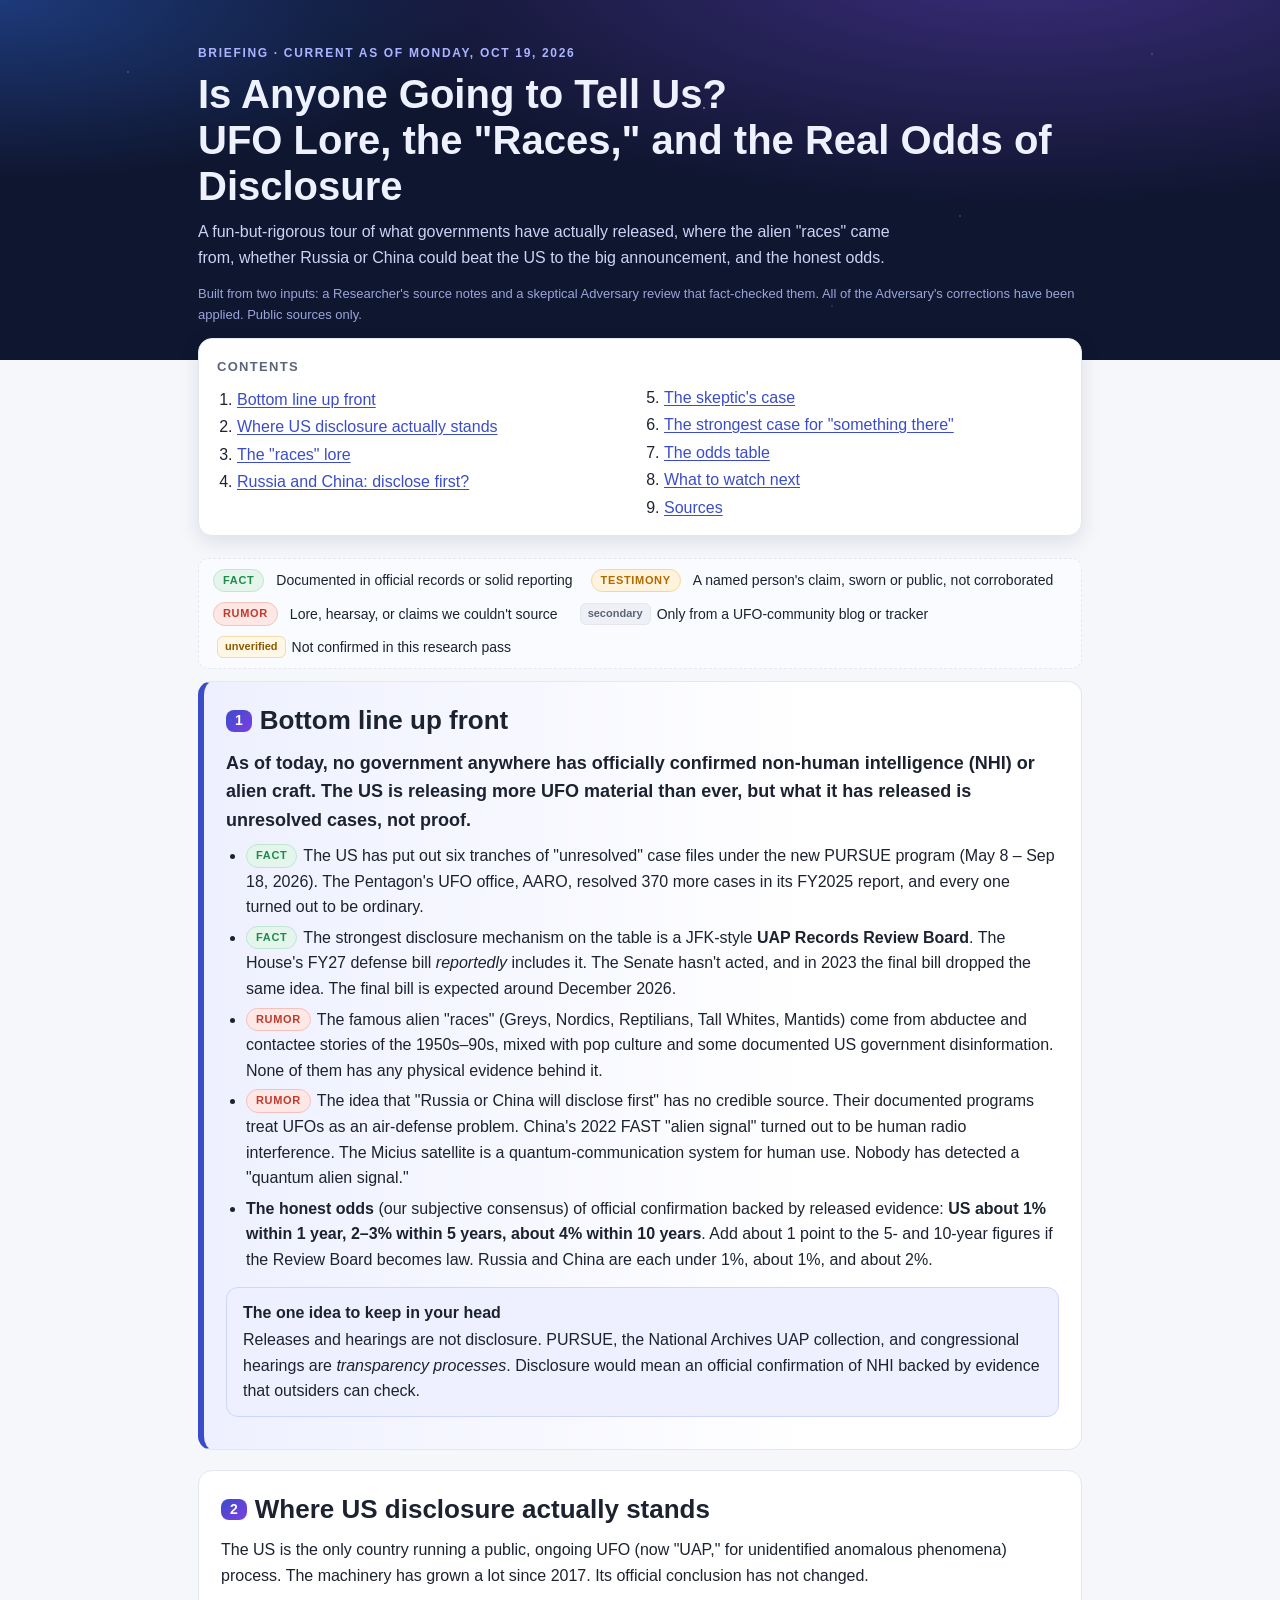
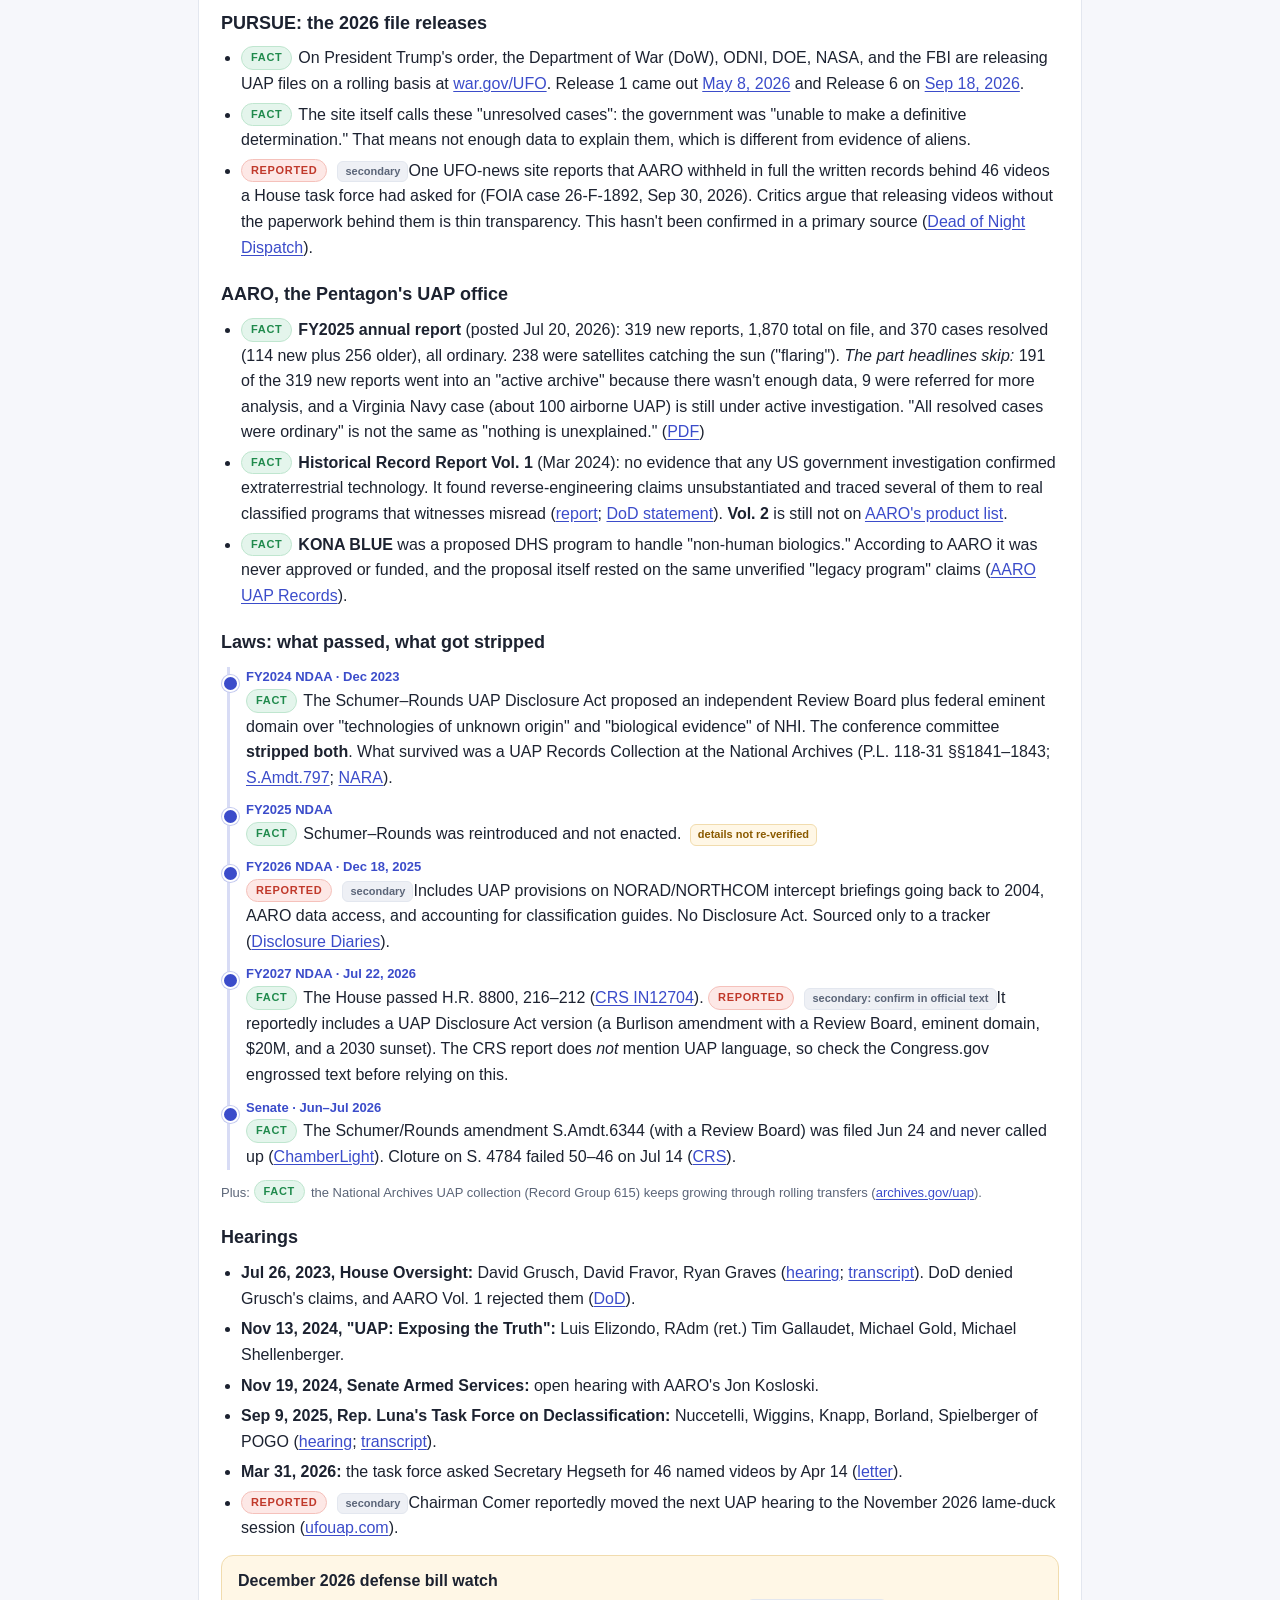
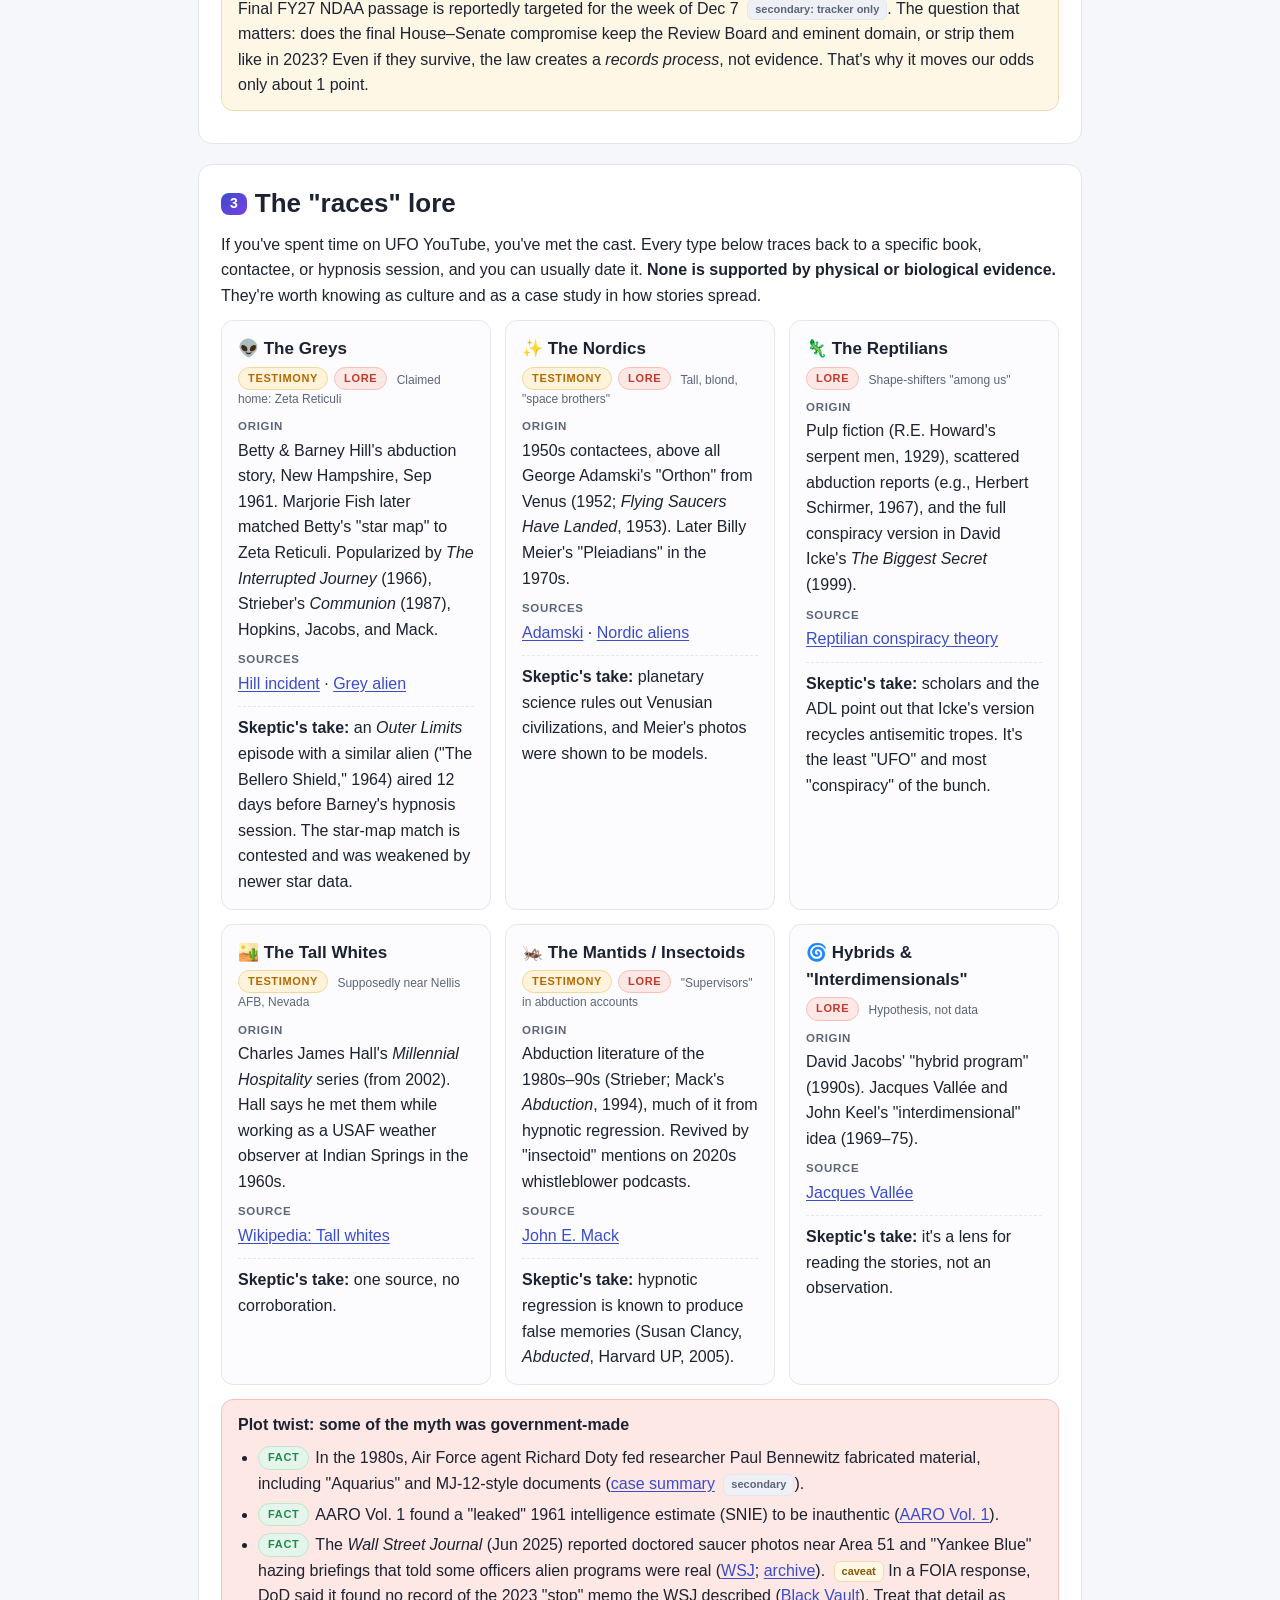
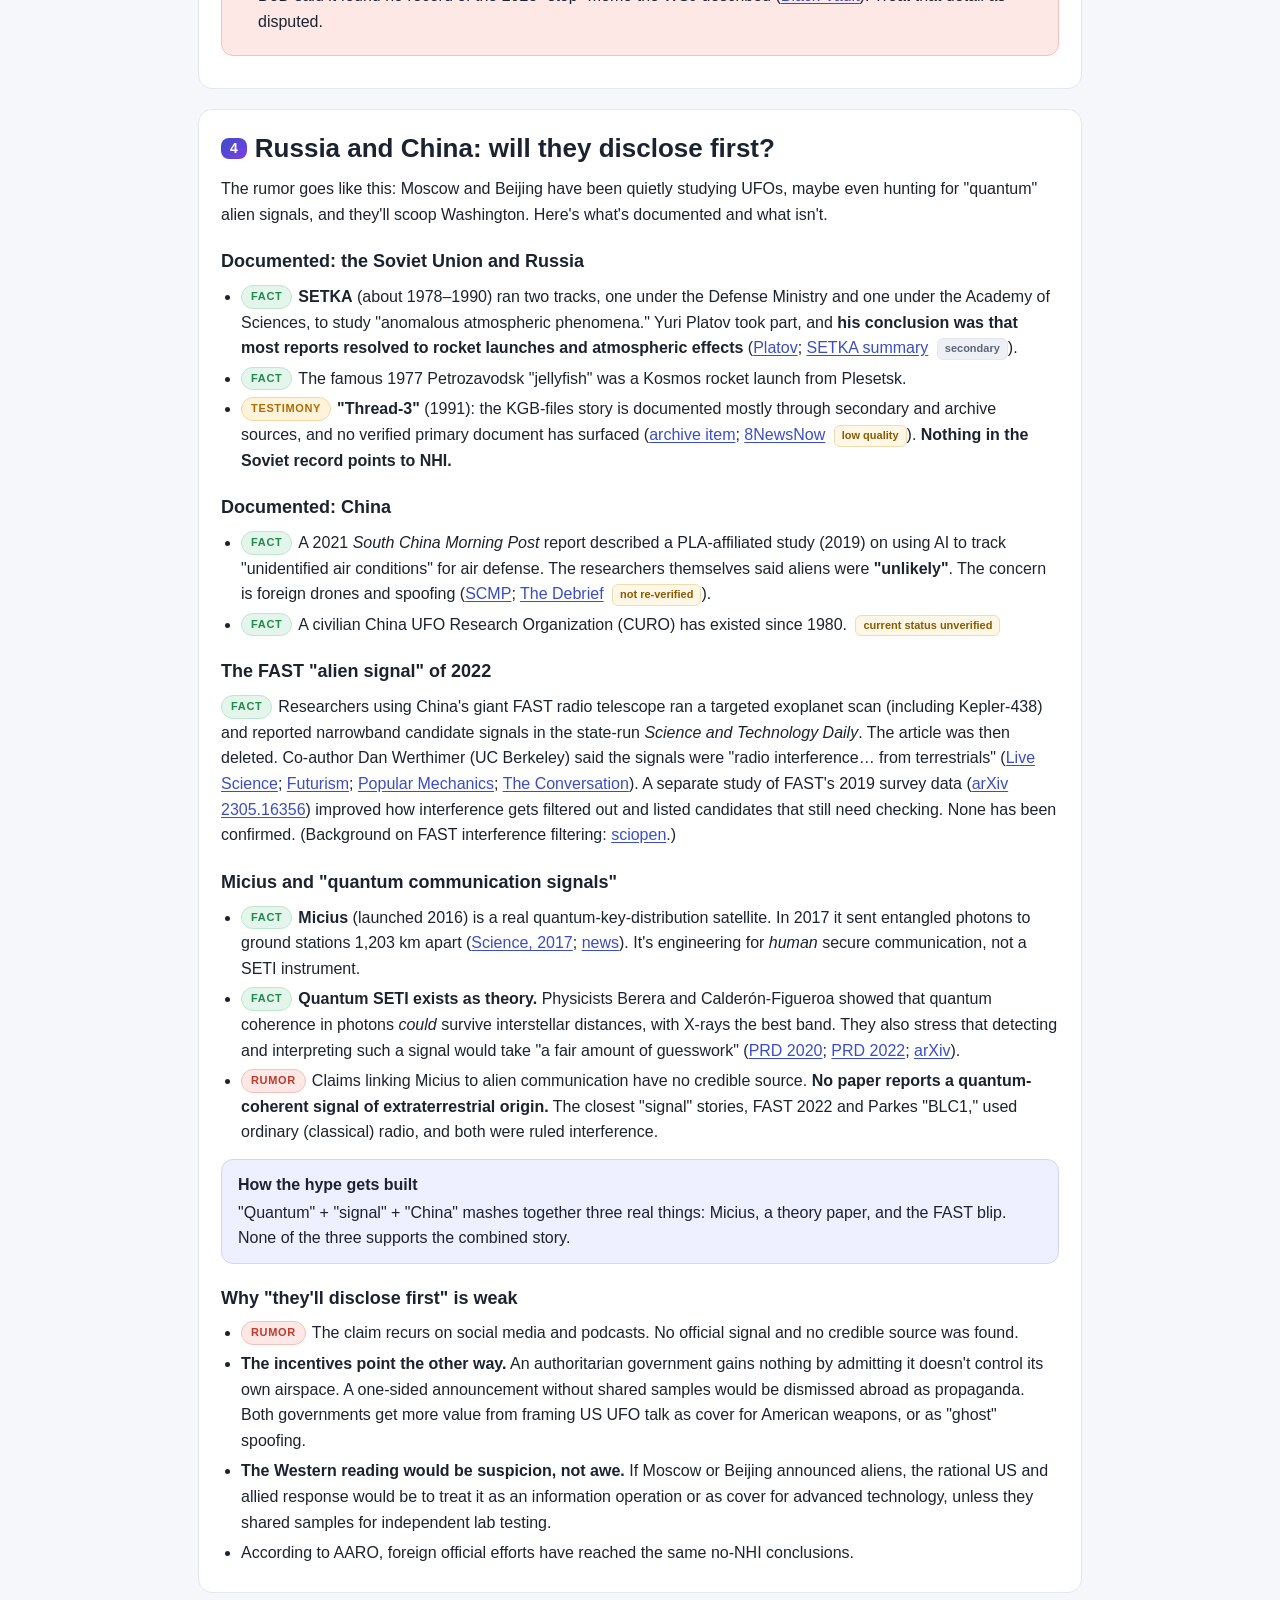
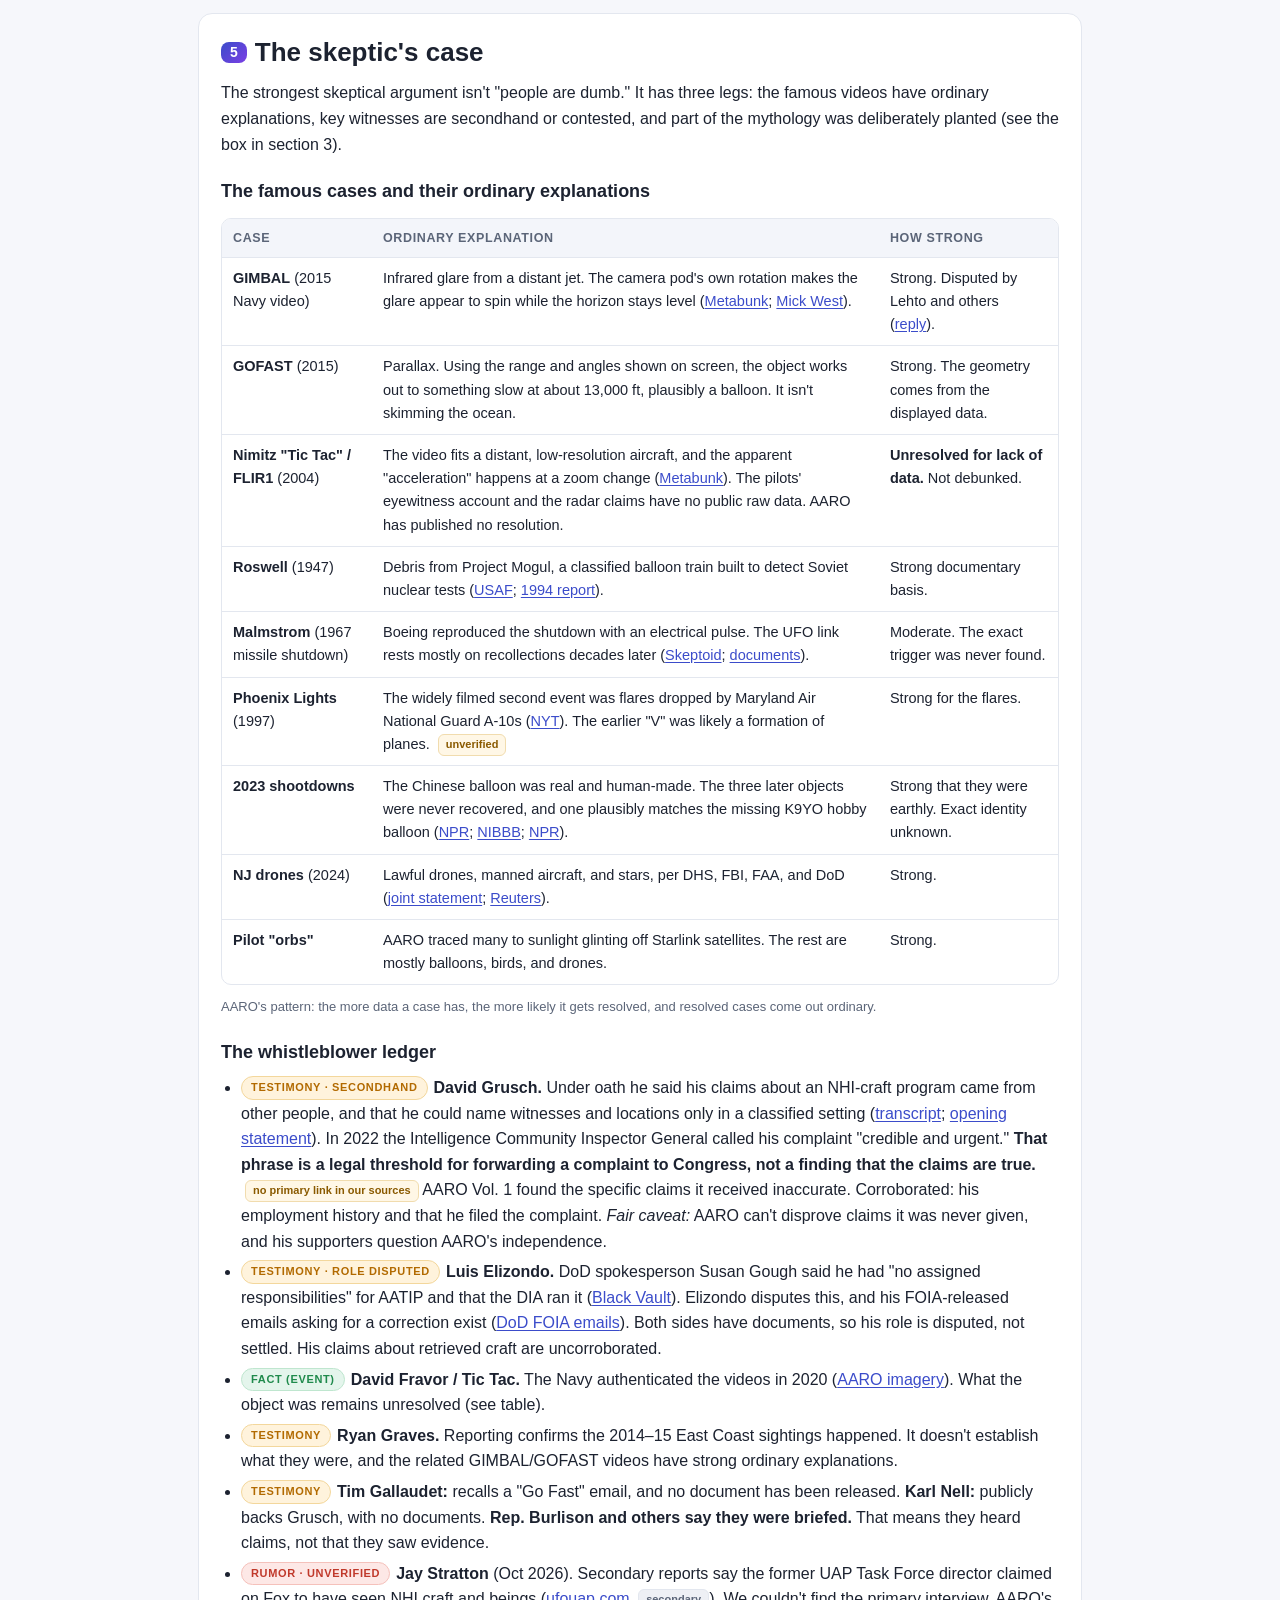
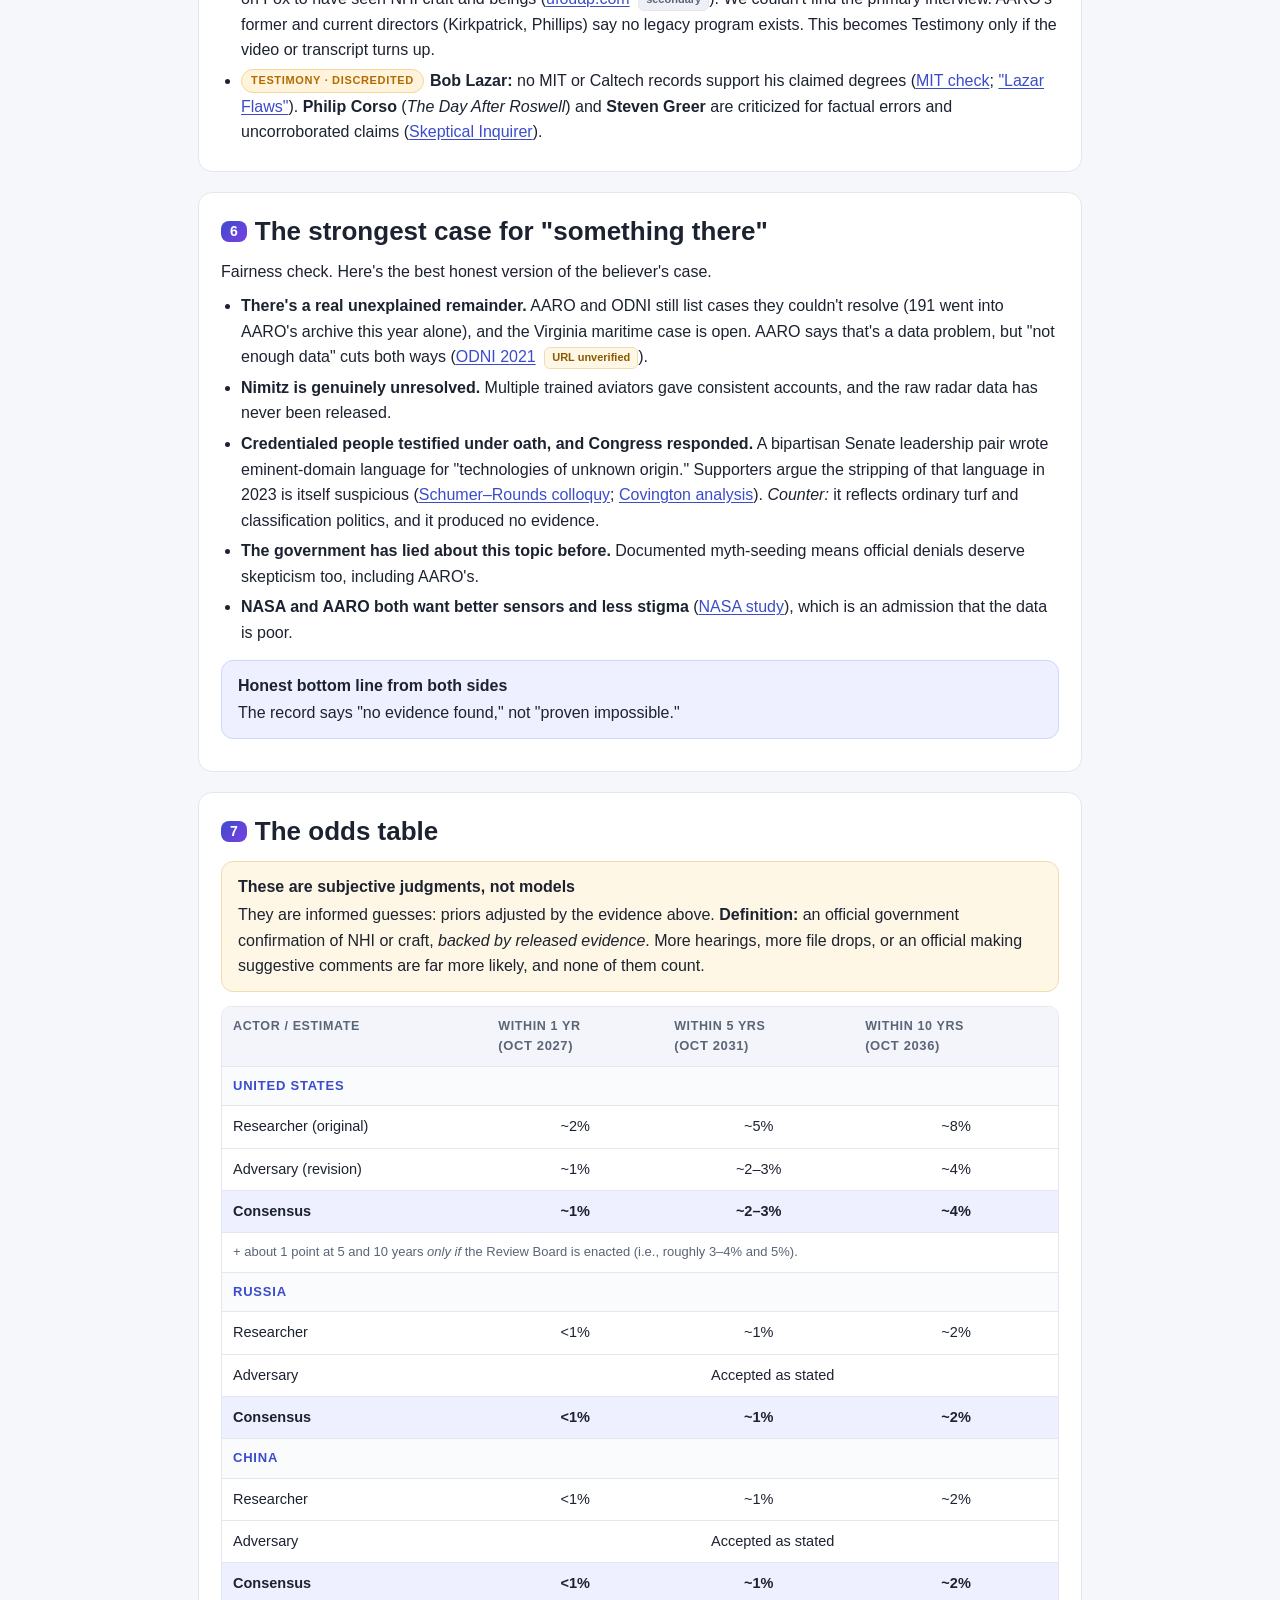
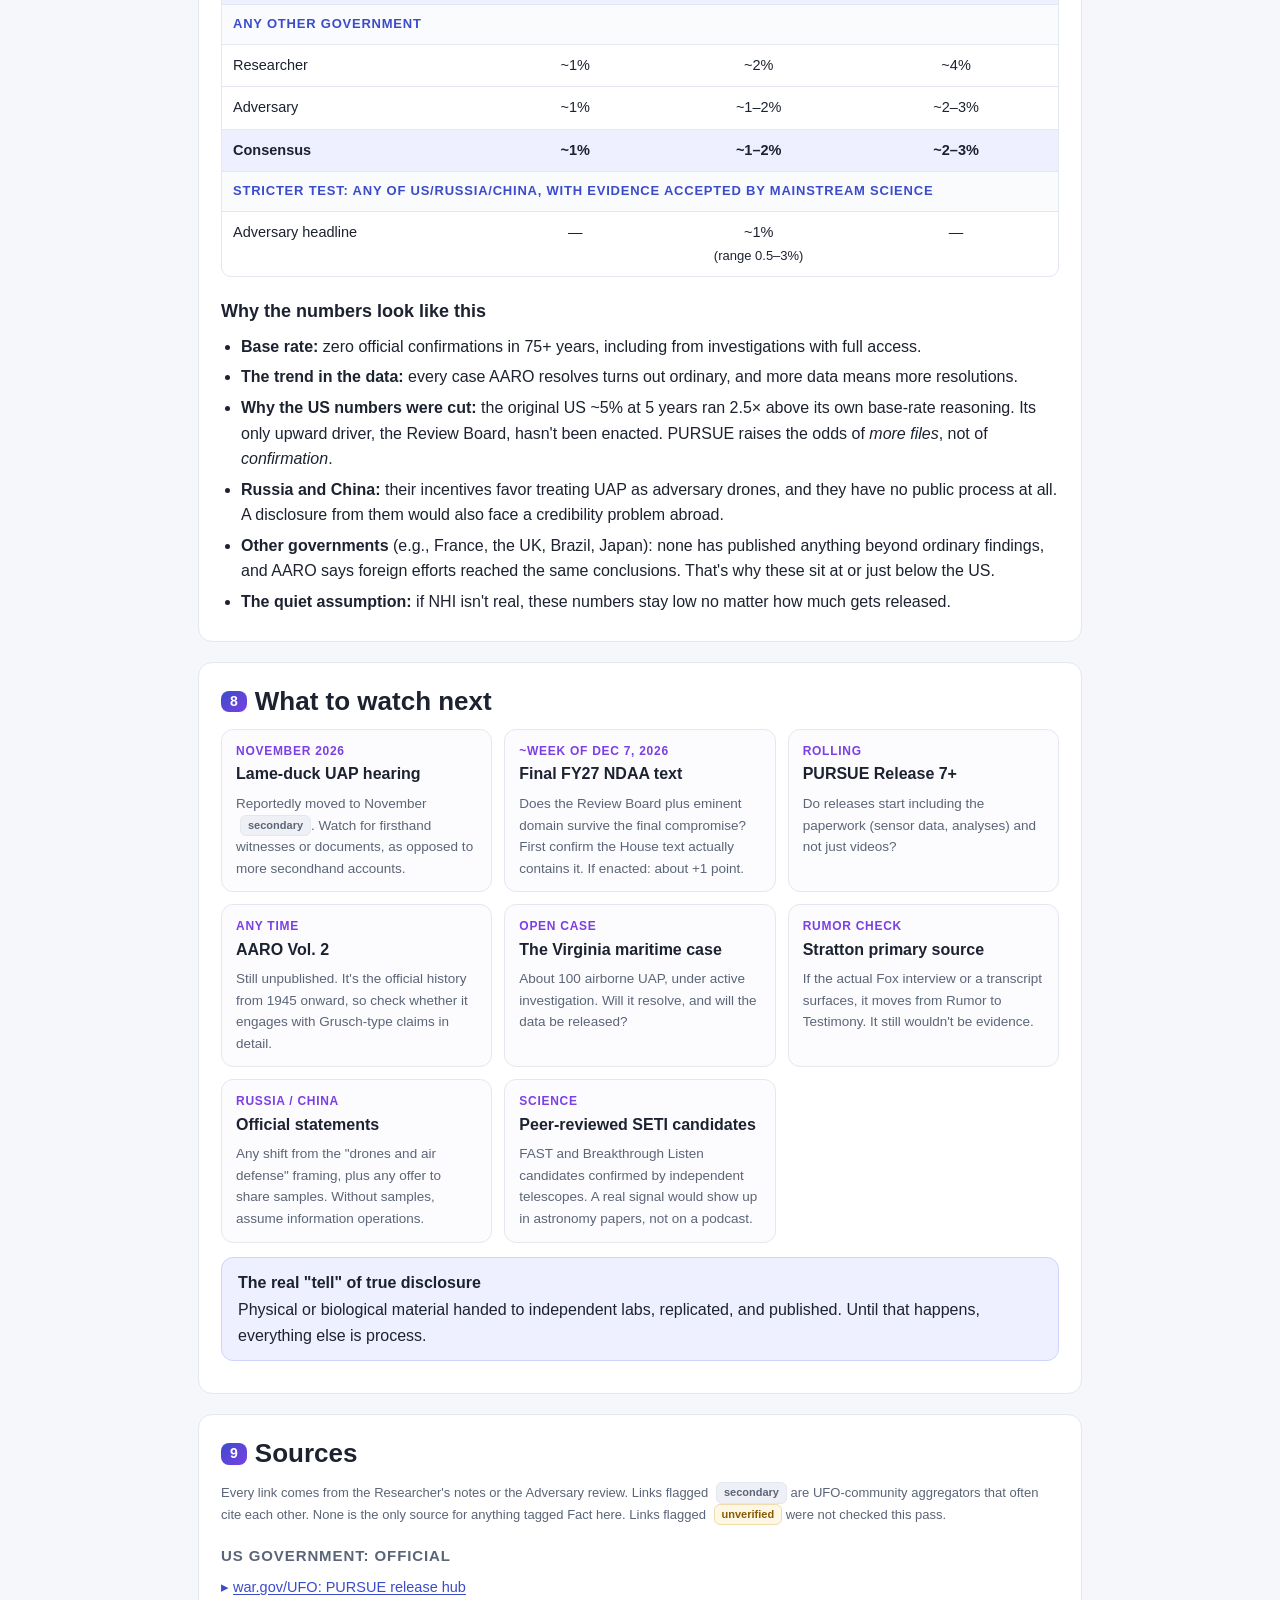
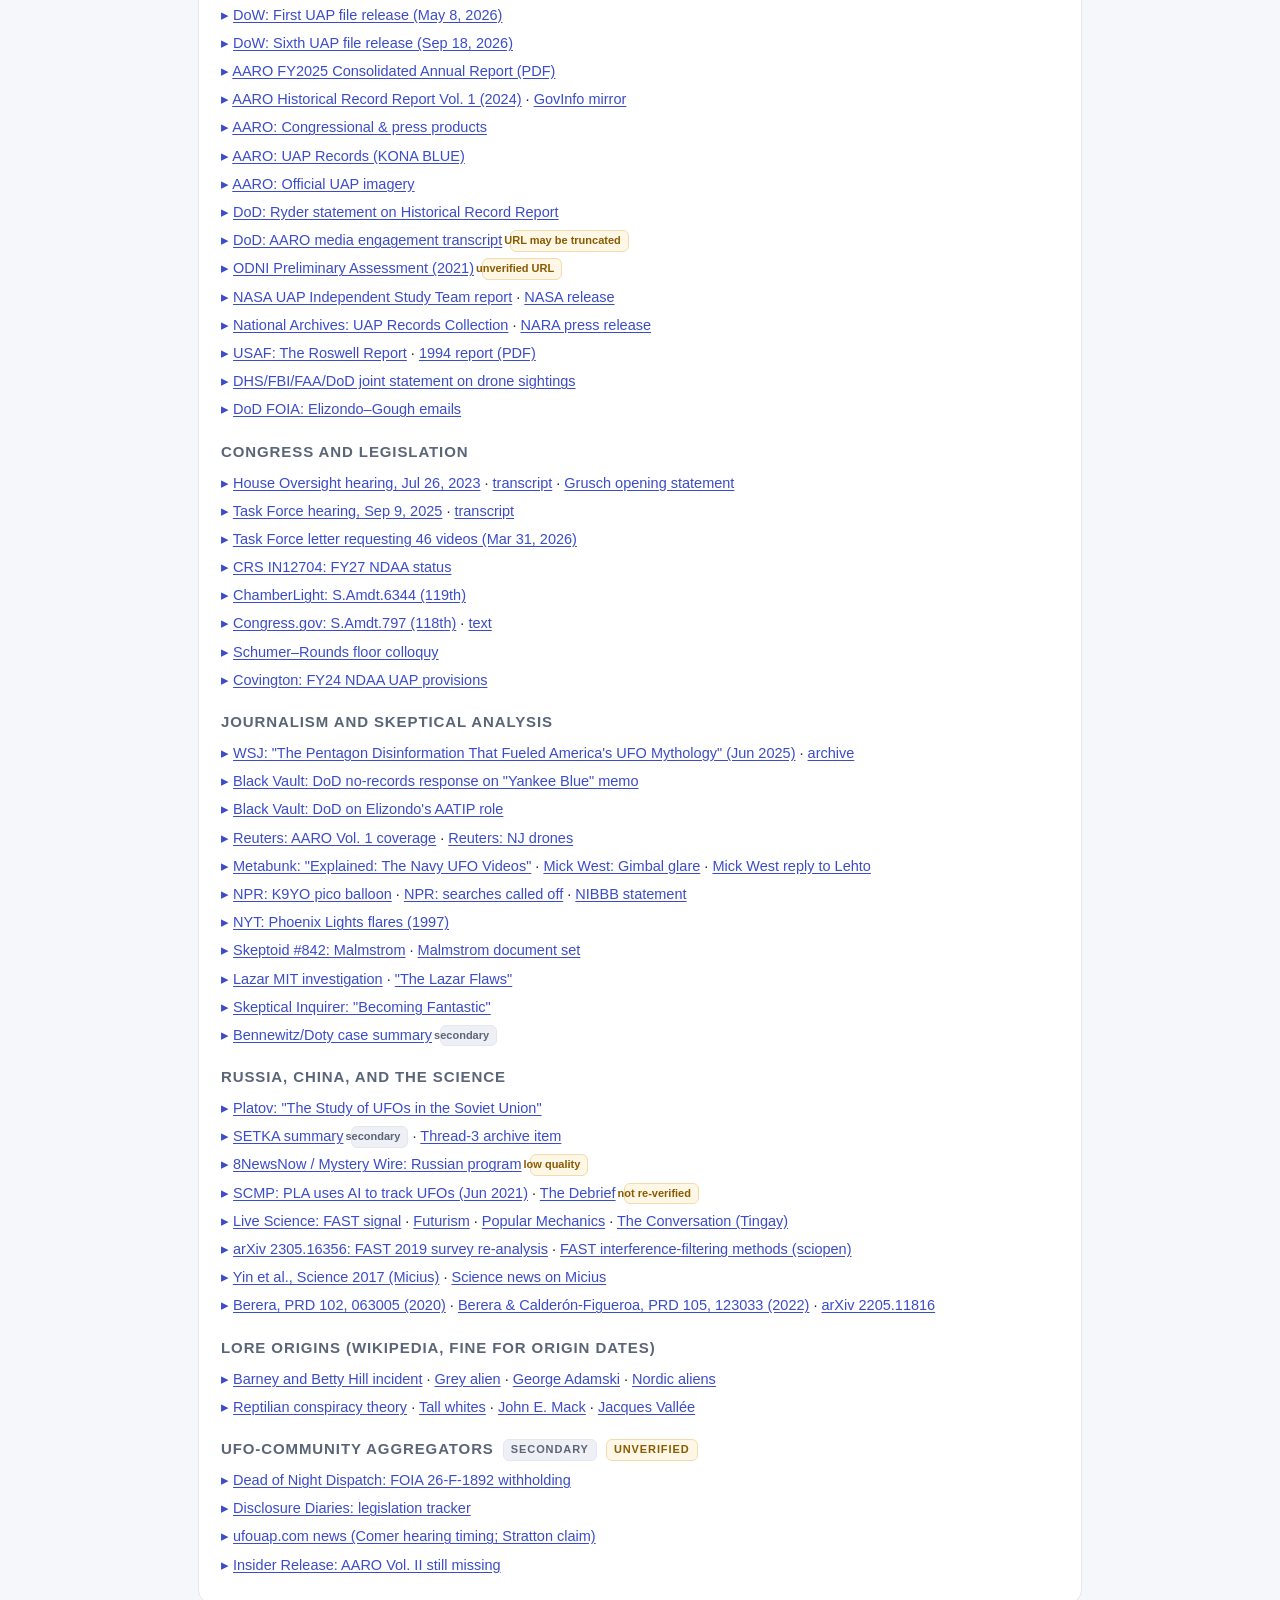
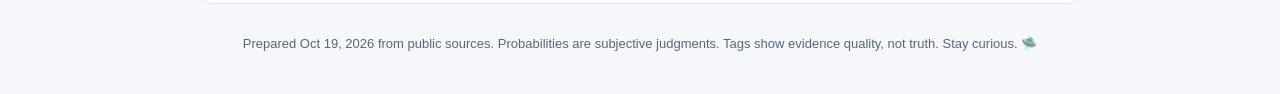
<file: ufo-disclosure-report.html>
<!DOCTYPE html>
<html lang="en">
<head>
<meta charset="utf-8">
<meta name="viewport" content="width=device-width, initial-scale=1">
<title>Is Anyone Going to Tell Us? UFO Lore, the "Races," and the Real Odds of Disclosure (Oct 2026)</title>
<style>
:root{
  --bg:#f6f7fb; --card:#ffffff; --ink:#1c2230; --muted:#5b6578; --line:#e3e7ef;
  --accent:#3b4cca; --accent2:#7b3fe4; --night:#0f1630;
  --fact:#1f8a4c; --fact-bg:#e4f5ec;
  --test:#b26a00; --test-bg:#fff3dc;
  --rumor:#c0392b; --rumor-bg:#fde8e6;
  --chip:#eef0f5;
}
*{box-sizing:border-box}
html{scroll-behavior:smooth}
body{margin:0;background:var(--bg);color:var(--ink);font:16px/1.6 -apple-system,BlinkMacSystemFont,"Segoe UI",Roboto,Helvetica,Arial,sans-serif;-webkit-text-size-adjust:100%}
a{color:var(--accent);text-decoration:underline;text-underline-offset:2px;word-break:break-word}
a:hover{color:var(--accent2)}
.wrap{max-width:920px;margin:0 auto;padding:0 18px}
header.hero{background:radial-gradient(1200px 400px at 80% -10%,#3a2c7a 0%,transparent 60%),radial-gradient(800px 300px at 0% 0%,#1d3a7a 0%,transparent 60%),var(--night);color:#eef1ff;padding:44px 0 34px;position:relative;overflow:hidden}
header.hero:before{content:"";position:absolute;inset:0;background-image:radial-gradient(1px 1px at 10% 20%,#fff8,transparent),radial-gradient(1px 1px at 30% 70%,#fff6,transparent),radial-gradient(1.5px 1.5px at 55% 30%,#fff9,transparent),radial-gradient(1px 1px at 75% 60%,#fff7,transparent),radial-gradient(1px 1px at 90% 15%,#fff8,transparent),radial-gradient(1px 1px at 65% 85%,#fff5,transparent);pointer-events:none}
.hero .kicker{text-transform:uppercase;letter-spacing:.14em;font-size:12px;color:#aab4ff;font-weight:700}
.hero h1{font-size:clamp(26px,5vw,40px);line-height:1.15;margin:8px 0 10px}
.hero p{color:#cdd3f5;margin:0;max-width:720px}
.hero .meta{margin-top:14px;font-size:13px;color:#9aa5d8}
nav.toc{background:var(--card);border:1px solid var(--line);border-radius:14px;padding:14px 18px;margin:-22px 0 22px;position:relative;box-shadow:0 6px 20px #0b12301a}
nav.toc strong{font-size:13px;text-transform:uppercase;letter-spacing:.1em;color:var(--muted)}
nav.toc ol{margin:6px 0 0;padding-left:20px;columns:2;column-gap:28px}
nav.toc li{margin:2px 0;break-inside:avoid}
section{background:var(--card);border:1px solid var(--line);border-radius:14px;padding:22px 22px 18px;margin:0 0 20px}
h2{font-size:clamp(21px,3.4vw,26px);margin:0 0 12px;line-height:1.25}
h2 .num{display:inline-block;background:linear-gradient(135deg,var(--accent),var(--accent2));color:#fff;border-radius:8px;font-size:14px;padding:2px 9px;margin-right:8px;vertical-align:4px}
h3{font-size:18px;margin:20px 0 8px}
p{margin:8px 0}
ul{padding-left:20px;margin:8px 0}
li{margin:5px 0}
.muted{color:var(--muted)}
small,.small{font-size:13px}
/* badges */
.b{display:inline-block;font-size:11px;font-weight:800;letter-spacing:.06em;text-transform:uppercase;border-radius:999px;padding:2px 9px;margin-right:6px;vertical-align:2px;white-space:nowrap;border:1px solid transparent}
.b-fact{color:var(--fact);background:var(--fact-bg);border-color:#bfe6cf}
.b-test{color:var(--test);background:var(--test-bg);border-color:#f3d79c}
.b-rumor{color:var(--rumor);background:var(--rumor-bg);border-color:#f5c1bb}
.chip{display:inline-block;font-size:11px;font-weight:600;color:var(--muted);background:var(--chip);border:1px solid var(--line);border-radius:6px;padding:1px 7px;margin-left:4px;vertical-align:1px;white-space:nowrap}
.chip.warn{color:#8a5a00;background:#fff7e6;border-color:#f1dcae}
.legend{display:flex;flex-wrap:wrap;gap:10px 18px;font-size:14px;background:#fafbff;border:1px dashed var(--line);border-radius:10px;padding:10px 14px;margin:12px 0}
.legend div{display:flex;align-items:center;gap:6px}
/* callouts */
.bluf{border-left:6px solid var(--accent);background:linear-gradient(90deg,#eef0ff,#fff 70%)}
.callout{border-radius:12px;padding:12px 16px;margin:14px 0;border:1px solid}
.callout.key{background:#eef0ff;border-color:#cfd5ff}
.callout.warn{background:#fff7e6;border-color:#f1dcae}
.callout.stop{background:#fde8e6;border-color:#f5c1bb}
.callout .t{font-weight:800;display:block;margin-bottom:2px}
.big{font-size:18px;font-weight:700}
/* tables */
.tbl{overflow-x:auto;-webkit-overflow-scrolling:touch;margin:12px 0;border:1px solid var(--line);border-radius:10px}
table{border-collapse:collapse;width:100%;min-width:560px;font-size:14.5px}
th,td{padding:9px 11px;border-bottom:1px solid var(--line);text-align:left;vertical-align:top}
th{background:#f3f5fa;font-size:12.5px;text-transform:uppercase;letter-spacing:.05em;color:var(--muted)}
tr:last-child td{border-bottom:0}
td.n{text-align:center;white-space:nowrap;font-variant-numeric:tabular-nums}
tr.consensus td{background:#eef0ff;font-weight:700}
tr.grp td{background:#fafbfd;font-weight:800;font-size:13px;text-transform:uppercase;letter-spacing:.06em;color:var(--accent)}
/* cards */
.grid{display:grid;grid-template-columns:repeat(auto-fit,minmax(260px,1fr));gap:14px;margin:12px 0}
.card{border:1px solid var(--line);border-radius:12px;padding:14px 16px;background:#fcfcfe}
.card h4{margin:0 0 4px;font-size:17px}
.card .tag{font-size:12px;color:var(--muted);margin-bottom:6px}
.card dl{margin:6px 0 0}
.card dt{font-size:11.5px;font-weight:800;letter-spacing:.06em;text-transform:uppercase;color:var(--muted);margin-top:8px}
.card dd{margin:2px 0 0}
.card .skep{border-top:1px dashed var(--line);margin-top:10px;padding-top:8px}
.timeline{list-style:none;padding-left:0;border-left:3px solid #d8dcf5;margin-left:6px}
.timeline li{position:relative;padding-left:16px;margin:10px 0}
.timeline li:before{content:"";position:absolute;left:-8px;top:8px;width:13px;height:13px;border-radius:50%;background:var(--accent);border:2px solid #fff;box-shadow:0 0 0 1px #c5cbf0}
.timeline .d{font-weight:800;font-size:13px;color:var(--accent);display:block}
.signposts{display:grid;grid-template-columns:repeat(auto-fit,minmax(240px,1fr));gap:12px}
.sp{border:1px solid var(--line);border-radius:12px;padding:12px 14px;background:#fcfcfe}
.sp .when{font-size:12px;font-weight:800;letter-spacing:.06em;text-transform:uppercase;color:var(--accent2)}
.sp .so{font-size:13.5px;color:var(--muted);margin-top:6px}
.src h3{font-size:15px;text-transform:uppercase;letter-spacing:.06em;color:var(--muted);margin-top:18px}
.src ul{list-style:none;padding-left:0}
.src li{padding-left:14px;text-indent:-14px;font-size:14.5px}
.src li:before{content:"▸ ";color:var(--accent)}
footer{color:var(--muted);font-size:13px;text-align:center;padding:10px 0 40px}
@media (max-width:640px){
  body{font-size:15.5px}
  section{padding:18px 15px 14px;border-radius:12px}
  nav.toc ol{columns:1}
  header.hero{padding:34px 0 30px}
}
@media print{
  header.hero{background:#fff;color:#000}
  .hero p,.hero .meta{color:#333}
  section{break-inside:avoid-page;border-color:#ccc}
  nav.toc{box-shadow:none}
}
</style>
</head>
<body>

<header class="hero">
  <div class="wrap">
    <div class="kicker">Briefing · Current as of Monday, Oct 19, 2026</div>
    <h1>Is Anyone Going to Tell Us?<br>UFO Lore, the "Races," and the Real Odds of Disclosure</h1>
    <p>A fun-but-rigorous tour of what governments have actually released, where the alien "races" came from, whether Russia or China could beat the US to the big announcement, and the honest odds.</p>
    <div class="meta">Built from two inputs: a Researcher's source notes and a skeptical Adversary review that fact-checked them. All of the Adversary's corrections have been applied. Public sources only.</div>
  </div>
</header>

<div class="wrap">

<nav class="toc" aria-label="Contents">
  <strong>Contents</strong>
  <ol>
    <li><a href="#bluf">Bottom line up front</a></li>
    <li><a href="#us">Where US disclosure actually stands</a></li>
    <li><a href="#races">The "races" lore</a></li>
    <li><a href="#rucn">Russia and China: disclose first?</a></li>
    <li><a href="#skeptic">The skeptic's case</a></li>
    <li><a href="#steelman">The strongest case for "something there"</a></li>
    <li><a href="#odds">The odds table</a></li>
    <li><a href="#watch">What to watch next</a></li>
    <li><a href="#sources">Sources</a></li>
  </ol>
</nav>

<div class="legend" role="note" aria-label="How to read the tags">
  <div><span class="b b-fact">Fact</span> Documented in official records or solid reporting</div>
  <div><span class="b b-test">Testimony</span> A named person's claim, sworn or public, not corroborated</div>
  <div><span class="b b-rumor">Rumor</span> Lore, hearsay, or claims we couldn't source</div>
  <div><span class="chip">secondary</span> Only from a UFO-community blog or tracker</div>
  <div><span class="chip warn">unverified</span> Not confirmed in this research pass</div>
</div>

<!-- 1 BLUF -->
<section id="bluf" class="bluf">
  <h2><span class="num">1</span>Bottom line up front</h2>
  <p class="big">As of today, no government anywhere has officially confirmed non-human intelligence (NHI) or alien craft. The US is releasing more UFO material than ever, but what it has released is unresolved cases, not proof.</p>
  <ul>
    <li><span class="b b-fact">Fact</span>The US has put out six tranches of "unresolved" case files under the new PURSUE program (May 8 – Sep 18, 2026). The Pentagon's UFO office, AARO, resolved 370 more cases in its FY2025 report, and every one turned out to be ordinary.</li>
    <li><span class="b b-fact">Fact</span>The strongest disclosure mechanism on the table is a JFK-style <strong>UAP Records Review Board</strong>. The House's FY27 defense bill <em>reportedly</em> includes it. The Senate hasn't acted, and in 2023 the final bill dropped the same idea. The final bill is expected around December 2026.</li>
    <li><span class="b b-rumor">Rumor</span>The famous alien "races" (Greys, Nordics, Reptilians, Tall Whites, Mantids) come from abductee and contactee stories of the 1950s–90s, mixed with pop culture and some documented US government disinformation. None of them has any physical evidence behind it.</li>
    <li><span class="b b-rumor">Rumor</span>The idea that "Russia or China will disclose first" has no credible source. Their documented programs treat UFOs as an air-defense problem. China's 2022 FAST "alien signal" turned out to be human radio interference. The Micius satellite is a quantum-communication system for human use. Nobody has detected a "quantum alien signal."</li>
    <li><strong>The honest odds</strong> (our subjective consensus) of official confirmation backed by released evidence: <strong>US about 1% within 1 year, 2–3% within 5 years, about 4% within 10 years</strong>. Add about 1 point to the 5- and 10-year figures if the Review Board becomes law. Russia and China are each under 1%, about 1%, and about 2%.</li>
  </ul>
  <div class="callout key"><span class="t">The one idea to keep in your head</span>Releases and hearings are not disclosure. PURSUE, the National Archives UAP collection, and congressional hearings are <em>transparency processes</em>. Disclosure would mean an official confirmation of NHI backed by evidence that outsiders can check.</div>
</section>

<!-- 2 US -->
<section id="us">
  <h2><span class="num">2</span>Where US disclosure actually stands</h2>
  <p>The US is the only country running a public, ongoing UFO (now "UAP," for unidentified anomalous phenomena) process. The machinery has grown a lot since 2017. Its official conclusion has not changed.</p>

  <h3>PURSUE: the 2026 file releases</h3>
  <ul>
    <li><span class="b b-fact">Fact</span>On President Trump's order, the Department of War (DoW), ODNI, DOE, NASA, and the FBI are releasing UAP files on a rolling basis at <a href="https://www.war.gov/UFO/">war.gov/UFO</a>. Release 1 came out <a href="https://www.war.gov/News/Releases/Release/Article/4480582/department-of-war-releases-unidentified-anomalous-phenomena-files-in-historic-t/">May 8, 2026</a> and Release 6 on <a href="https://www.war.gov/News/Releases/Release/Article/4604795/department-of-war-publishes-sixth-release-of-unidentified-anomalous-phenomena-f/">Sep 18, 2026</a>.</li>
    <li><span class="b b-fact">Fact</span>The site itself calls these "unresolved cases": the government was "unable to make a definitive determination." That means not enough data to explain them, which is different from evidence of aliens.</li>
    <li><span class="b b-rumor">Reported</span><span class="chip">secondary</span>One UFO-news site reports that AARO withheld in full the written records behind 46 videos a House task force had asked for (FOIA case 26-F-1892, Sep 30, 2026). Critics argue that releasing videos without the paperwork behind them is thin transparency. This hasn't been confirmed in a primary source (<a href="https://deadofnightdispatch.com/dispatches/aaro-foia-congress-uap-records-withheld-26-f-1892/">Dead of Night Dispatch</a>).</li>
  </ul>

  <h3>AARO, the Pentagon's UAP office</h3>
  <ul>
    <li><span class="b b-fact">Fact</span><strong>FY2025 annual report</strong> (posted Jul 20, 2026): 319 new reports, 1,870 total on file, and 370 cases resolved (114 new plus 256 older), all ordinary. 238 were satellites catching the sun ("flaring"). <em>The part headlines skip:</em> 191 of the 319 new reports went into an "active archive" because there wasn't enough data, 9 were referred for more analysis, and a Virginia Navy case (about 100 airborne UAP) is still under active investigation. "All resolved cases were ordinary" is not the same as "nothing is unexplained." (<a href="https://www.aaro.mil/Portals/136/PDFs/FY25%20UAP%20Annual%20Report/AARO_FY2025_Consolidated_Annual_Report_on_UAP.pdf">PDF</a>)</li>
    <li><span class="b b-fact">Fact</span><strong>Historical Record Report Vol. 1</strong> (Mar 2024): no evidence that any US government investigation confirmed extraterrestrial technology. It found reverse-engineering claims unsubstantiated and traced several of them to real classified programs that witnesses misread (<a href="https://www.aaro.mil/Portals/136/PDFs/AARO_Historical_Record_Report_Vol_1_2024.pdf">report</a>; <a href="https://www.defense.gov/News/Releases/Release/Article/3700894/statement-by-pentagon-press-secretary-maj-gen-pat-ryder-on-the-historical-recor/">DoD statement</a>). <strong>Vol. 2</strong> is still not on <a href="https://www.aaro.mil/Congressional-Press-Products/">AARO's product list</a>.</li>
    <li><span class="b b-fact">Fact</span><strong>KONA BLUE</strong> was a proposed DHS program to handle "non-human biologics." According to AARO it was never approved or funded, and the proposal itself rested on the same unverified "legacy program" claims (<a href="https://www.aaro.mil/UAP-Records/">AARO UAP Records</a>).</li>
  </ul>

  <h3>Laws: what passed, what got stripped</h3>
  <ul class="timeline">
    <li><span class="d">FY2024 NDAA · Dec 2023</span><span class="b b-fact">Fact</span>The Schumer–Rounds UAP Disclosure Act proposed an independent Review Board plus federal eminent domain over "technologies of unknown origin" and "biological evidence" of NHI. The conference committee <strong>stripped both</strong>. What survived was a UAP Records Collection at the National Archives (P.L. 118-31 §§1841–1843; <a href="https://www.congress.gov/amendment/118th-congress/senate-amendment/797">S.Amdt.797</a>; <a href="https://www.archives.gov/press/press-releases/2025/nr25-07">NARA</a>).</li>
    <li><span class="d">FY2025 NDAA</span><span class="b b-fact">Fact</span>Schumer–Rounds was reintroduced and not enacted. <span class="chip warn">details not re-verified</span></li>
    <li><span class="d">FY2026 NDAA · Dec 18, 2025</span><span class="b b-rumor">Reported</span><span class="chip">secondary</span>Includes UAP provisions on NORAD/NORTHCOM intercept briefings going back to 2004, AARO data access, and accounting for classification guides. No Disclosure Act. Sourced only to a tracker (<a href="https://www.disclosurediaries.com/legislation-tracker/">Disclosure Diaries</a>).</li>
    <li><span class="d">FY2027 NDAA · Jul 22, 2026</span><span class="b b-fact">Fact</span>The House passed H.R. 8800, 216–212 (<a href="https://www.everycrsreport.com/reports/IN12704.html">CRS IN12704</a>). <span class="b b-rumor">Reported</span><span class="chip">secondary: confirm in official text</span>It reportedly includes a UAP Disclosure Act version (a Burlison amendment with a Review Board, eminent domain, $20M, and a 2030 sunset). The CRS report does <em>not</em> mention UAP language, so check the Congress.gov engrossed text before relying on this.</li>
    <li><span class="d">Senate · Jun–Jul 2026</span><span class="b b-fact">Fact</span>The Schumer/Rounds amendment S.Amdt.6344 (with a Review Board) was filed Jun 24 and never called up (<a href="https://chamberlight.com/amendments/samdt-6344-119">ChamberLight</a>). Cloture on S. 4784 failed 50–46 on Jul 14 (<a href="https://www.everycrsreport.com/reports/IN12704.html">CRS</a>).</li>
  </ul>
  <p class="small muted">Plus: <span class="b b-fact">Fact</span>the National Archives UAP collection (Record Group 615) keeps growing through rolling transfers (<a href="https://www.archives.gov/uap">archives.gov/uap</a>).</p>

  <h3>Hearings</h3>
  <ul>
    <li><strong>Jul 26, 2023, House Oversight:</strong> David Grusch, David Fravor, Ryan Graves (<a href="https://oversight.house.gov/hearing/unidentified-anomalous-phenomena-implications-on-national-security-public-safety-and-government-transparency/">hearing</a>; <a href="https://www.congress.gov/118/meeting/house/116282/documents/HHRG-118-GO06-Transcript-20230726.pdf">transcript</a>). DoD denied Grusch's claims, and AARO Vol. 1 rejected them (<a href="https://www.defense.gov/News/Releases/Release/Article/3700894/statement-by-pentagon-press-secretary-maj-gen-pat-ryder-on-the-historical-recor/">DoD</a>).</li>
    <li><strong>Nov 13, 2024, "UAP: Exposing the Truth":</strong> Luis Elizondo, RAdm (ret.) Tim Gallaudet, Michael Gold, Michael Shellenberger.</li>
    <li><strong>Nov 19, 2024, Senate Armed Services:</strong> open hearing with AARO's Jon Kosloski.</li>
    <li><strong>Sep 9, 2025, Rep. Luna's Task Force on Declassification:</strong> Nuccetelli, Wiggins, Knapp, Borland, Spielberger of POGO (<a href="https://oversight.house.gov/hearing/restoring-public-trust-through-uap-transparency-and-whistleblower-protection/">hearing</a>; <a href="https://www.govinfo.gov/content/pkg/CHRG-119hhrg61718/html/CHRG-119hhrg61718.htm">transcript</a>).</li>
    <li><strong>Mar 31, 2026:</strong> the task force asked Secretary Hegseth for 46 named videos by Apr 14 (<a href="https://oversight.house.gov/wp-content/uploads/2026/03/UAP-Request-Letter-FINAL.pdf">letter</a>).</li>
    <li><span class="b b-rumor">Reported</span><span class="chip">secondary</span>Chairman Comer reportedly moved the next UAP hearing to the November 2026 lame-duck session (<a href="https://www.ufouap.com/news/">ufouap.com</a>).</li>
  </ul>

  <div class="callout warn"><span class="t">December 2026 defense bill watch</span>Final FY27 NDAA passage is reportedly targeted for the week of Dec 7 <span class="chip">secondary: tracker only</span>. The question that matters: does the final House–Senate compromise keep the Review Board and eminent domain, or strip them like in 2023? Even if they survive, the law creates a <em>records process</em>, not evidence. That's why it moves our odds only about 1 point.</div>
</section>

<!-- 3 Races -->
<section id="races">
  <h2><span class="num">3</span>The "races" lore</h2>
  <p>If you've spent time on UFO YouTube, you've met the cast. Every type below traces back to a specific book, contactee, or hypnosis session, and you can usually date it. <strong>None is supported by physical or biological evidence.</strong> They're worth knowing as culture and as a case study in how stories spread.</p>
  <div class="grid">
    <div class="card">
      <h4>👽 The Greys</h4>
      <div class="tag"><span class="b b-test">Testimony</span><span class="b b-rumor">Lore</span> Claimed home: Zeta Reticuli</div>
      <dl><dt>Origin</dt><dd>Betty & Barney Hill's abduction story, New Hampshire, Sep 1961. Marjorie Fish later matched Betty's "star map" to Zeta Reticuli. Popularized by <em>The Interrupted Journey</em> (1966), Strieber's <em>Communion</em> (1987), Hopkins, Jacobs, and Mack.</dd>
      <dt>Sources</dt><dd><a href="https://en.wikipedia.org/wiki/Barney_and_Betty_Hill_incident">Hill incident</a> · <a href="https://en.wikipedia.org/wiki/Grey_alien">Grey alien</a></dd></dl>
      <div class="skep"><strong>Skeptic's take:</strong> an <em>Outer Limits</em> episode with a similar alien ("The Bellero Shield," 1964) aired 12 days before Barney's hypnosis session. The star-map match is contested and was weakened by newer star data.</div>
    </div>
    <div class="card">
      <h4>✨ The Nordics</h4>
      <div class="tag"><span class="b b-test">Testimony</span><span class="b b-rumor">Lore</span> Tall, blond, "space brothers"</div>
      <dl><dt>Origin</dt><dd>1950s contactees, above all George Adamski's "Orthon" from Venus (1952; <em>Flying Saucers Have Landed</em>, 1953). Later Billy Meier's "Pleiadians" in the 1970s.</dd>
      <dt>Sources</dt><dd><a href="https://en.wikipedia.org/wiki/George_Adamski">Adamski</a> · <a href="https://en.wikipedia.org/wiki/Nordic_aliens">Nordic aliens</a></dd></dl>
      <div class="skep"><strong>Skeptic's take:</strong> planetary science rules out Venusian civilizations, and Meier's photos were shown to be models.</div>
    </div>
    <div class="card">
      <h4>🦎 The Reptilians</h4>
      <div class="tag"><span class="b b-rumor">Lore</span> Shape-shifters "among us"</div>
      <dl><dt>Origin</dt><dd>Pulp fiction (R.E. Howard's serpent men, 1929), scattered abduction reports (e.g., Herbert Schirmer, 1967), and the full conspiracy version in David Icke's <em>The Biggest Secret</em> (1999).</dd>
      <dt>Source</dt><dd><a href="https://en.wikipedia.org/wiki/Reptilian_conspiracy_theory">Reptilian conspiracy theory</a></dd></dl>
      <div class="skep"><strong>Skeptic's take:</strong> scholars and the ADL point out that Icke's version recycles antisemitic tropes. It's the least "UFO" and most "conspiracy" of the bunch.</div>
    </div>
    <div class="card">
      <h4>🏜️ The Tall Whites</h4>
      <div class="tag"><span class="b b-test">Testimony</span> Supposedly near Nellis AFB, Nevada</div>
      <dl><dt>Origin</dt><dd>Charles James Hall's <em>Millennial Hospitality</em> series (from 2002). Hall says he met them while working as a USAF weather observer at Indian Springs in the 1960s.</dd>
      <dt>Source</dt><dd><a href="https://en.wikipedia.org/wiki/Tall_whites">Wikipedia: Tall whites</a></dd></dl>
      <div class="skep"><strong>Skeptic's take:</strong> one source, no corroboration.</div>
    </div>
    <div class="card">
      <h4>🦗 The Mantids / Insectoids</h4>
      <div class="tag"><span class="b b-test">Testimony</span><span class="b b-rumor">Lore</span> "Supervisors" in abduction accounts</div>
      <dl><dt>Origin</dt><dd>Abduction literature of the 1980s–90s (Strieber; Mack's <em>Abduction</em>, 1994), much of it from hypnotic regression. Revived by "insectoid" mentions on 2020s whistleblower podcasts.</dd>
      <dt>Source</dt><dd><a href="https://en.wikipedia.org/wiki/John_E._Mack">John E. Mack</a></dd></dl>
      <div class="skep"><strong>Skeptic's take:</strong> hypnotic regression is known to produce false memories (Susan Clancy, <em>Abducted</em>, Harvard UP, 2005).</div>
    </div>
    <div class="card">
      <h4>🌀 Hybrids & "Interdimensionals"</h4>
      <div class="tag"><span class="b b-rumor">Lore</span> Hypothesis, not data</div>
      <dl><dt>Origin</dt><dd>David Jacobs' "hybrid program" (1990s). Jacques Vallée and John Keel's "interdimensional" idea (1969–75).</dd>
      <dt>Source</dt><dd><a href="https://en.wikipedia.org/wiki/Jacques_Vall%C3%A9e">Jacques Vallée</a></dd></dl>
      <div class="skep"><strong>Skeptic's take:</strong> it's a lens for reading the stories, not an observation.</div>
    </div>
  </div>
  <div class="callout stop"><span class="t">Plot twist: some of the myth was government-made</span>
    <ul>
      <li><span class="b b-fact">Fact</span>In the 1980s, Air Force agent Richard Doty fed researcher Paul Bennewitz fabricated material, including "Aquarius" and MJ-12-style documents (<a href="https://overclassified.org/case-files/the-paul-bennewitz-disinformation-operation.html">case summary</a> <span class="chip">secondary</span>).</li>
      <li><span class="b b-fact">Fact</span>AARO Vol. 1 found a "leaked" 1961 intelligence estimate (SNIE) to be inauthentic (<a href="https://www.aaro.mil/Portals/136/PDFs/AARO_Historical_Record_Report_Vol_1_2024.pdf">AARO Vol. 1</a>).</li>
      <li><span class="b b-fact">Fact</span>The <em>Wall Street Journal</em> (Jun 2025) reported doctored saucer photos near Area 51 and "Yankee Blue" hazing briefings that told some officers alien programs were real (<a href="https://www.wsj.com/politics/national-security/ufo-us-disinformation-45376f7e">WSJ</a>; <a href="https://archive.md/lORwJ">archive</a>). <span class="chip warn">caveat</span> In a FOIA response, DoD said it found no record of the 2023 "stop" memo the WSJ described (<a href="https://www.theblackvault.com/documentarchive/pentagon-denies-existence-of-yankee-blue-memo-reported-by-wall-street-journal/">Black Vault</a>). Treat that detail as disputed.</li>
    </ul>
  </div>
</section>

<!-- 4 Russia/China -->
<section id="rucn">
  <h2><span class="num">4</span>Russia and China: will they disclose first?</h2>
  <p>The rumor goes like this: Moscow and Beijing have been quietly studying UFOs, maybe even hunting for "quantum" alien signals, and they'll scoop Washington. Here's what's documented and what isn't.</p>

  <h3>Documented: the Soviet Union and Russia</h3>
  <ul>
    <li><span class="b b-fact">Fact</span><strong>SETKA</strong> (about 1978–1990) ran two tracks, one under the Defense Ministry and one under the Academy of Sciences, to study "anomalous atmospheric phenomena." Yuri Platov took part, and <strong>his conclusion was that most reports resolved to rocket launches and atmospheric effects</strong> (<a href="http://noufors.com/Documents/Platov.pdf">Platov</a>; <a href="https://uapcodex.org/cases/setka-ussr-1978/">SETKA summary</a> <span class="chip">secondary</span>).</li>
    <li><span class="b b-fact">Fact</span>The famous 1977 Petrozavodsk "jellyfish" was a Kosmos rocket launch from Plesetsk.</li>
    <li><span class="b b-test">Testimony</span><strong>"Thread-3"</strong> (1991): the KGB-files story is documented mostly through secondary and archive sources, and no verified primary document has surfaced (<a href="https://cernohajev.omeka.net/items/show/17">archive item</a>; <a href="https://www.8newsnow.com/mystery-wire/once-classified-docs-unveil-secret-russian-ufo-program-to-collect-ufo-evidence/">8NewsNow</a> <span class="chip warn">low quality</span>). <strong>Nothing in the Soviet record points to NHI.</strong></li>
  </ul>

  <h3>Documented: China</h3>
  <ul>
    <li><span class="b b-fact">Fact</span>A 2021 <em>South China Morning Post</em> report described a PLA-affiliated study (2019) on using AI to track "unidentified air conditions" for air defense. The researchers themselves said aliens were <strong>"unlikely"</strong>. The concern is foreign drones and spoofing (<a href="https://www.scmp.com/news/china/science/article/3136078/china-military-uses-ai-track-rapidly-increasing-ufos">SCMP</a>; <a href="https://thedebrief.org/china-confirms-it-has-its-own-ufo-task-force/">The Debrief</a> <span class="chip warn">not re-verified</span>).</li>
    <li><span class="b b-fact">Fact</span>A civilian China UFO Research Organization (CURO) has existed since 1980. <span class="chip warn">current status unverified</span></li>
  </ul>

  <h3>The FAST "alien signal" of 2022</h3>
  <p><span class="b b-fact">Fact</span>Researchers using China's giant FAST radio telescope ran a targeted exoplanet scan (including Kepler-438) and reported narrowband candidate signals in the state-run <em>Science and Technology Daily</em>. The article was then deleted. Co-author Dan Werthimer (UC Berkeley) said the signals were "radio interference… from terrestrials" (<a href="https://www.livescience.com/china-did-not-detect-aliens">Live Science</a>; <a href="https://futurism.com/fast-signal-not-aliens-scientist">Futurism</a>; <a href="https://www.popularmechanics.com/space/telescopes/a40302839/chinese-scientists-didnt-actually-find-an-alien-radio-signal/">Popular Mechanics</a>; <a href="https://theconversation.com/did-a-giant-radio-telescope-in-china-just-discover-aliens-not-so-fast-185165">The Conversation</a>). A separate study of FAST's 2019 survey data (<a href="https://arxiv.org/abs/2305.16356">arXiv 2305.16356</a>) improved how interference gets filtered out and listed candidates that still need checking. None has been confirmed. (Background on FAST interference filtering: <a href="https://www.sciopen.com/article/10.16511/j.cnki.qhdxxb.2022.26.030">sciopen</a>.)</p>

  <h3>Micius and "quantum communication signals"</h3>
  <ul>
    <li><span class="b b-fact">Fact</span><strong>Micius</strong> (launched 2016) is a real quantum-key-distribution satellite. In 2017 it sent entangled photons to ground stations 1,203 km apart (<a href="https://www.science.org/doi/10.1126/science.aan3211">Science, 2017</a>; <a href="https://www.science.org/content/article/china-s-quantum-satellite-achieves-spooky-action-record-distance">news</a>). It's engineering for <em>human</em> secure communication, not a SETI instrument.</li>
    <li><span class="b b-fact">Fact</span><strong>Quantum SETI exists as theory.</strong> Physicists Berera and Calderón-Figueroa showed that quantum coherence in photons <em>could</em> survive interstellar distances, with X-rays the best band. They also stress that detecting and interpreting such a signal would take "a fair amount of guesswork" (<a href="https://journals.aps.org/prd/abstract/10.1103/PhysRevD.102.063005">PRD 2020</a>; <a href="https://link.aps.org/doi/10.1103/PhysRevD.105.123033">PRD 2022</a>; <a href="https://arxiv.org/abs/2205.11816">arXiv</a>).</li>
    <li><span class="b b-rumor">Rumor</span>Claims linking Micius to alien communication have no credible source. <strong>No paper reports a quantum-coherent signal of extraterrestrial origin.</strong> The closest "signal" stories, FAST 2022 and Parkes "BLC1," used ordinary (classical) radio, and both were ruled interference.</li>
  </ul>
  <div class="callout key"><span class="t">How the hype gets built</span>"Quantum" + "signal" + "China" mashes together three real things: Micius, a theory paper, and the FAST blip. None of the three supports the combined story.</div>

  <h3>Why "they'll disclose first" is weak</h3>
  <ul>
    <li><span class="b b-rumor">Rumor</span>The claim recurs on social media and podcasts. No official signal and no credible source was found.</li>
    <li><strong>The incentives point the other way.</strong> An authoritarian government gains nothing by admitting it doesn't control its own airspace. A one-sided announcement without shared samples would be dismissed abroad as propaganda. Both governments get more value from framing US UFO talk as cover for American weapons, or as "ghost" spoofing.</li>
    <li><strong>The Western reading would be suspicion, not awe.</strong> If Moscow or Beijing announced aliens, the rational US and allied response would be to treat it as an information operation or as cover for advanced technology, unless they shared samples for independent lab testing.</li>
    <li>According to AARO, foreign official efforts have reached the same no-NHI conclusions.</li>
  </ul>
</section>

<!-- 5 Skeptic -->
<section id="skeptic">
  <h2><span class="num">5</span>The skeptic's case</h2>
  <p>The strongest skeptical argument isn't "people are dumb." It has three legs: the famous videos have ordinary explanations, key witnesses are secondhand or contested, and part of the mythology was deliberately planted (see the box in section 3).</p>

  <h3>The famous cases and their ordinary explanations</h3>
  <div class="tbl"><table>
    <thead><tr><th>Case</th><th>Ordinary explanation</th><th>How strong</th></tr></thead>
    <tbody>
      <tr><td><strong>GIMBAL</strong> (2015 Navy video)</td><td>Infrared glare from a distant jet. The camera pod's own rotation makes the glare appear to spin while the horizon stays level (<a href="https://www.metabunk.org/threads/explained-the-navy-ufo-videos.11234/">Metabunk</a>; <a href="https://www.youtube.com/watch?v=ka_bX9Hx1H0">Mick West</a>).</td><td>Strong. Disputed by Lehto and others (<a href="https://www.youtube.com/watch?v=fBeqP4z3rXo">reply</a>).</td></tr>
      <tr><td><strong>GOFAST</strong> (2015)</td><td>Parallax. Using the range and angles shown on screen, the object works out to something slow at about 13,000 ft, plausibly a balloon. It isn't skimming the ocean.</td><td>Strong. The geometry comes from the displayed data.</td></tr>
      <tr><td><strong>Nimitz "Tic Tac" / FLIR1</strong> (2004)</td><td>The video fits a distant, low-resolution aircraft, and the apparent "acceleration" happens at a zoom change (<a href="https://www.metabunk.org/threads/explained-the-navy-ufo-videos.11234/">Metabunk</a>). The pilots' eyewitness account and the radar claims have no public raw data. AARO has published no resolution.</td><td><strong>Unresolved for lack of data.</strong> Not debunked.</td></tr>
      <tr><td><strong>Roswell</strong> (1947)</td><td>Debris from Project Mogul, a classified balloon train built to detect Soviet nuclear tests (<a href="https://www.af.mil/The-Roswell-Report/">USAF</a>; <a href="https://www.nsa.gov/portals/75/documents/news-features/declassified-documents/ufo/report_af_roswell.pdf">1994 report</a>).</td><td>Strong documentary basis.</td></tr>
      <tr><td><strong>Malmstrom</strong> (1967 missile shutdown)</td><td>Boeing reproduced the shutdown with an electrical pulse. The UFO link rests mostly on recollections decades later (<a href="https://skeptoid.com/episodes/842">Skeptoid</a>; <a href="https://rr0.org/time/1/9/7/8/08/23/Malmstrom/index.html">documents</a>).</td><td>Moderate. The exact trigger was never found.</td></tr>
      <tr><td><strong>Phoenix Lights</strong> (1997)</td><td>The widely filmed second event was flares dropped by Maryland Air National Guard A-10s (<a href="https://www.nytimes.com/1997/07/27/us/flares-caused-old-sky-lights-air-guard-says.html">NYT</a>). The earlier "V" was likely a formation of planes. <span class="chip warn">unverified</span></td><td>Strong for the flares.</td></tr>
      <tr><td><strong>2023 shootdowns</strong></td><td>The Chinese balloon was real and human-made. The three later objects were never recovered, and one plausibly matches the missing K9YO hobby balloon (<a href="https://www.npr.org/2023/02/18/1158048921/pico-balloon-k9yo">NPR</a>; <a href="https://nibbb.org/2023/02/17/a-statement-from-the-nibbb-on-current-events/">NIBBB</a>; <a href="https://www.npr.org/2023/02/18/1158148965/us-canada-end-search-unidentified-airborne-objects-debris">NPR</a>).</td><td>Strong that they were earthly. Exact identity unknown.</td></tr>
      <tr><td><strong>NJ drones</strong> (2024)</td><td>Lawful drones, manned aircraft, and stars, per DHS, FBI, FAA, and DoD (<a href="https://www.faa.gov/newsroom/dhs-fbi-faa-dod-joint-statement-ongoing-response-reported-drone-sightings">joint statement</a>; <a href="https://www.reuters.com/world/us/no-evidence-new-jersey-drone-sightings-pose-security-threat-white-house-says-2024-12-12/">Reuters</a>).</td><td>Strong.</td></tr>
      <tr><td><strong>Pilot "orbs"</strong></td><td>AARO traced many to sunlight glinting off Starlink satellites. The rest are mostly balloons, birds, and drones.</td><td>Strong.</td></tr>
    </tbody>
  </table></div>
  <p class="small muted">AARO's pattern: the more data a case has, the more likely it gets resolved, and resolved cases come out ordinary.</p>

  <h3>The whistleblower ledger</h3>
  <ul>
    <li><span class="b b-test">Testimony · secondhand</span><strong>David Grusch.</strong> Under oath he said his claims about an NHI-craft program came from other people, and that he could name witnesses and locations only in a classified setting (<a href="https://www.congress.gov/118/meeting/house/116282/documents/HHRG-118-GO06-Transcript-20230726.pdf">transcript</a>; <a href="https://oversight.house.gov/wp-content/uploads/2023/07/Dave_G_HOC_Speech_FINAL_For_Trans.pdf">opening statement</a>). In 2022 the Intelligence Community Inspector General called his complaint "credible and urgent." <strong>That phrase is a legal threshold for forwarding a complaint to Congress, not a finding that the claims are true.</strong> <span class="chip warn">no primary link in our sources</span> AARO Vol. 1 found the specific claims it received inaccurate. Corroborated: his employment history and that he filed the complaint. <em>Fair caveat:</em> AARO can't disprove claims it was never given, and his supporters question AARO's independence.</li>
    <li><span class="b b-test">Testimony · role disputed</span><strong>Luis Elizondo.</strong> DoD spokesperson Susan Gough said he had "no assigned responsibilities" for AATIP and that the DIA ran it (<a href="https://www.theblackvault.com/documentarchive/pentagon-reinforces-mr-luis-elizondo-had-no-responsibilities-on-aatip-senator-harry-reids-2009-memo-changes-nothing/">Black Vault</a>). Elizondo disputes this, and his FOIA-released emails asking for a correction exist (<a href="https://www.esd.whs.mil/Portals/54/Documents/FOID/Reading%20Room/Public_Affairs/21-F-0938-PA-Elizondo-Emails.pdf">DoD FOIA emails</a>). Both sides have documents, so his role is disputed, not settled. His claims about retrieved craft are uncorroborated.</li>
    <li><span class="b b-fact">Fact (event)</span><strong>David Fravor / Tic Tac.</strong> The Navy authenticated the videos in 2020 (<a href="https://www.aaro.mil/UAP-Cases/Official-UAP-Imagery/">AARO imagery</a>). What the object was remains unresolved (see table).</li>
    <li><span class="b b-test">Testimony</span><strong>Ryan Graves.</strong> Reporting confirms the 2014–15 East Coast sightings happened. It doesn't establish what they were, and the related GIMBAL/GOFAST videos have strong ordinary explanations.</li>
    <li><span class="b b-test">Testimony</span><strong>Tim Gallaudet:</strong> recalls a "Go Fast" email, and no document has been released. <strong>Karl Nell:</strong> publicly backs Grusch, with no documents. <strong>Rep. Burlison and others say they were briefed.</strong> That means they heard claims, not that they saw evidence.</li>
    <li><span class="b b-rumor">Rumor · unverified</span><strong>Jay Stratton</strong> (Oct 2026). Secondary reports say the former UAP Task Force director claimed on Fox to have seen NHI craft and beings (<a href="https://www.ufouap.com/news/">ufouap.com</a> <span class="chip">secondary</span>). We couldn't find the primary interview. AARO's former and current directors (Kirkpatrick, Phillips) say no legacy program exists. This becomes Testimony only if the video or transcript turns up.</li>
    <li><span class="b b-test">Testimony · discredited</span><strong>Bob Lazar:</strong> no MIT or Caltech records support his claimed degrees (<a href="https://www.gbppr.net/lazar/lazar-mit.html">MIT check</a>; <a href="https://dreamlandresort.com/area51/lazar/fl-edu.htm">"Lazar Flaws"</a>). <strong>Philip Corso</strong> (<em>The Day After Roswell</em>) and <strong>Steven Greer</strong> are criticized for factual errors and uncorroborated claims (<a href="https://skepticalinquirer.org/2017/11/becoming-fantastic/">Skeptical Inquirer</a>).</li>
  </ul>
</section>

<!-- 6 Steelman -->
<section id="steelman">
  <h2><span class="num">6</span>The strongest case for "something there"</h2>
  <p>Fairness check. Here's the best honest version of the believer's case.</p>
  <ul>
    <li><strong>There's a real unexplained remainder.</strong> AARO and ODNI still list cases they couldn't resolve (191 went into AARO's archive this year alone), and the Virginia maritime case is open. AARO says that's a data problem, but "not enough data" cuts both ways (<a href="https://www.dni.gov/files/ODNI/documents/assessments/Prelimary-Assessment-UAP-20210625.pdf">ODNI 2021</a> <span class="chip warn">URL unverified</span>).</li>
    <li><strong>Nimitz is genuinely unresolved.</strong> Multiple trained aviators gave consistent accounts, and the raw radar data has never been released.</li>
    <li><strong>Credentialed people testified under oath, and Congress responded.</strong> A bipartisan Senate leadership pair wrote eminent-domain language for "technologies of unknown origin." Supporters argue the stripping of that language in 2023 is itself suspicious (<a href="https://www.democrats.senate.gov/newsroom/press-releases/majority-leader-schumer-and-republican-senator-mike-rounds-floor-colloquy-on-unidentified-anomalous-phenomena-provisions-in-the-ndaa-and-future-legislation-on-uaps">Schumer–Rounds colloquy</a>; <a href="https://www.insidegovernmentcontracts.com/2024/01/implications-of-the-unidentified-anomalous-phenomena-uap-amendment-in-the-2024-national-defense-authorization-act-ndaa/">Covington analysis</a>). <em>Counter:</em> it reflects ordinary turf and classification politics, and it produced no evidence.</li>
    <li><strong>The government has lied about this topic before.</strong> Documented myth-seeding means official denials deserve skepticism too, including AARO's.</li>
    <li><strong>NASA and AARO both want better sensors and less stigma</strong> (<a href="https://science.nasa.gov/wp-content/uploads/2023/09/uap-independent-study-team-final-report.pdf">NASA study</a>), which is an admission that the data is poor.</li>
  </ul>
  <div class="callout key"><span class="t">Honest bottom line from both sides</span>The record says "no evidence found," not "proven impossible."</div>
</section>

<!-- 7 Odds -->
<section id="odds">
  <h2><span class="num">7</span>The odds table</h2>
  <div class="callout warn"><span class="t">These are subjective judgments, not models</span>They are informed guesses: priors adjusted by the evidence above. <strong>Definition:</strong> an official government confirmation of NHI or craft, <em>backed by released evidence</em>. More hearings, more file drops, or an official making suggestive comments are far more likely, and none of them count.</div>
  <div class="tbl"><table>
    <thead><tr><th>Actor / estimate</th><th class="n">Within 1 yr<br><span class="small">(Oct 2027)</span></th><th class="n">Within 5 yrs<br><span class="small">(Oct 2031)</span></th><th class="n">Within 10 yrs<br><span class="small">(Oct 2036)</span></th></tr></thead>
    <tbody>
      <tr class="grp"><td colspan="4">United States</td></tr>
      <tr><td>Researcher (original)</td><td class="n">~2%</td><td class="n">~5%</td><td class="n">~8%</td></tr>
      <tr><td>Adversary (revision)</td><td class="n">~1%</td><td class="n">~2–3%</td><td class="n">~4%</td></tr>
      <tr class="consensus"><td>Consensus</td><td class="n">~1%</td><td class="n">~2–3%</td><td class="n">~4%</td></tr>
      <tr><td class="small muted" colspan="4">+ about 1 point at 5 and 10 years <em>only if</em> the Review Board is enacted (i.e., roughly 3–4% and 5%).</td></tr>
      <tr class="grp"><td colspan="4">Russia</td></tr>
      <tr><td>Researcher</td><td class="n">&lt;1%</td><td class="n">~1%</td><td class="n">~2%</td></tr>
      <tr><td>Adversary</td><td class="n" colspan="3">Accepted as stated</td></tr>
      <tr class="consensus"><td>Consensus</td><td class="n">&lt;1%</td><td class="n">~1%</td><td class="n">~2%</td></tr>
      <tr class="grp"><td colspan="4">China</td></tr>
      <tr><td>Researcher</td><td class="n">&lt;1%</td><td class="n">~1%</td><td class="n">~2%</td></tr>
      <tr><td>Adversary</td><td class="n" colspan="3">Accepted as stated</td></tr>
      <tr class="consensus"><td>Consensus</td><td class="n">&lt;1%</td><td class="n">~1%</td><td class="n">~2%</td></tr>
      <tr class="grp"><td colspan="4">Any other government</td></tr>
      <tr><td>Researcher</td><td class="n">~1%</td><td class="n">~2%</td><td class="n">~4%</td></tr>
      <tr><td>Adversary</td><td class="n">~1%</td><td class="n">~1–2%</td><td class="n">~2–3%</td></tr>
      <tr class="consensus"><td>Consensus</td><td class="n">~1%</td><td class="n">~1–2%</td><td class="n">~2–3%</td></tr>
      <tr class="grp"><td colspan="4">Stricter test: any of US/Russia/China, with evidence accepted by mainstream science</td></tr>
      <tr><td>Adversary headline</td><td class="n">—</td><td class="n">~1%<br><span class="small">(range 0.5–3%)</span></td><td class="n">—</td></tr>
    </tbody>
  </table></div>
  <h3>Why the numbers look like this</h3>
  <ul>
    <li><strong>Base rate:</strong> zero official confirmations in 75+ years, including from investigations with full access.</li>
    <li><strong>The trend in the data:</strong> every case AARO resolves turns out ordinary, and more data means more resolutions.</li>
    <li><strong>Why the US numbers were cut:</strong> the original US ~5% at 5 years ran 2.5× above its own base-rate reasoning. Its only upward driver, the Review Board, hasn't been enacted. PURSUE raises the odds of <em>more files</em>, not of <em>confirmation</em>.</li>
    <li><strong>Russia and China:</strong> their incentives favor treating UAP as adversary drones, and they have no public process at all. A disclosure from them would also face a credibility problem abroad.</li>
    <li><strong>Other governments</strong> (e.g., France, the UK, Brazil, Japan): none has published anything beyond ordinary findings, and AARO says foreign efforts reached the same conclusions. That's why these sit at or just below the US.</li>
    <li><strong>The quiet assumption:</strong> if NHI isn't real, these numbers stay low no matter how much gets released.</li>
  </ul>
</section>

<!-- 8 Watch -->
<section id="watch">
  <h2><span class="num">8</span>What to watch next</h2>
  <div class="signposts">
    <div class="sp"><div class="when">November 2026</div><strong>Lame-duck UAP hearing</strong><div class="so">Reportedly moved to November <span class="chip">secondary</span>. Watch for firsthand witnesses or documents, as opposed to more secondhand accounts.</div></div>
    <div class="sp"><div class="when">~Week of Dec 7, 2026</div><strong>Final FY27 NDAA text</strong><div class="so">Does the Review Board plus eminent domain survive the final compromise? First confirm the House text actually contains it. If enacted: about +1 point.</div></div>
    <div class="sp"><div class="when">Rolling</div><strong>PURSUE Release 7+</strong><div class="so">Do releases start including the paperwork (sensor data, analyses) and not just videos?</div></div>
    <div class="sp"><div class="when">Any time</div><strong>AARO Vol. 2</strong><div class="so">Still unpublished. It's the official history from 1945 onward, so check whether it engages with Grusch-type claims in detail.</div></div>
    <div class="sp"><div class="when">Open case</div><strong>The Virginia maritime case</strong><div class="so">About 100 airborne UAP, under active investigation. Will it resolve, and will the data be released?</div></div>
    <div class="sp"><div class="when">Rumor check</div><strong>Stratton primary source</strong><div class="so">If the actual Fox interview or a transcript surfaces, it moves from Rumor to Testimony. It still wouldn't be evidence.</div></div>
    <div class="sp"><div class="when">Russia / China</div><strong>Official statements</strong><div class="so">Any shift from the "drones and air defense" framing, plus any offer to share samples. Without samples, assume information operations.</div></div>
    <div class="sp"><div class="when">Science</div><strong>Peer-reviewed SETI candidates</strong><div class="so">FAST and Breakthrough Listen candidates confirmed by independent telescopes. A real signal would show up in astronomy papers, not on a podcast.</div></div>
  </div>
  <div class="callout key"><span class="t">The real "tell" of true disclosure</span>Physical or biological material handed to independent labs, replicated, and published. Until that happens, everything else is process.</div>
</section>

<!-- 9 Sources -->
<section id="sources" class="src">
  <h2><span class="num">9</span>Sources</h2>
  <p class="small muted">Every link comes from the Researcher's notes or the Adversary review. Links flagged <span class="chip">secondary</span> are UFO-community aggregators that often cite each other. None is the only source for anything tagged Fact here. Links flagged <span class="chip warn">unverified</span> were not checked this pass.</p>

  <h3>US government: official</h3>
  <ul>
    <li><a href="https://www.war.gov/UFO/">war.gov/UFO: PURSUE release hub</a></li>
    <li><a href="https://www.war.gov/News/Releases/Release/Article/4480582/department-of-war-releases-unidentified-anomalous-phenomena-files-in-historic-t/">DoW: First UAP file release (May 8, 2026)</a></li>
    <li><a href="https://www.war.gov/News/Releases/Release/Article/4604795/department-of-war-publishes-sixth-release-of-unidentified-anomalous-phenomena-f/">DoW: Sixth UAP file release (Sep 18, 2026)</a></li>
    <li><a href="https://www.aaro.mil/Portals/136/PDFs/FY25%20UAP%20Annual%20Report/AARO_FY2025_Consolidated_Annual_Report_on_UAP.pdf">AARO FY2025 Consolidated Annual Report (PDF)</a></li>
    <li><a href="https://www.aaro.mil/Portals/136/PDFs/AARO_Historical_Record_Report_Vol_1_2024.pdf">AARO Historical Record Report Vol. 1 (2024)</a> · <a href="https://www.govinfo.gov/content/pkg/GOVPUB-PREX28-PURL-gpo223327/pdf/GOVPUB-PREX28-PURL-gpo223327.pdf">GovInfo mirror</a></li>
    <li><a href="https://www.aaro.mil/Congressional-Press-Products/">AARO: Congressional & press products</a></li>
    <li><a href="https://www.aaro.mil/UAP-Records/">AARO: UAP Records (KONA BLUE)</a></li>
    <li><a href="https://www.aaro.mil/UAP-Cases/Official-UAP-Imagery/">AARO: Official UAP imagery</a></li>
    <li><a href="https://www.defense.gov/News/Releases/Release/Article/3700894/statement-by-pentagon-press-secretary-maj-gen-pat-ryder-on-the-historical-recor/">DoD: Ryder statement on Historical Record Report</a></li>
    <li><a href="https://www.defense.gov/News/Transcripts/Transcript/Article/3702219/media-engagement-with-acting-aaro-director-">DoD: AARO media engagement transcript</a> <span class="chip warn">URL may be truncated</span></li>
    <li><a href="https://www.dni.gov/files/ODNI/documents/assessments/Prelimary-Assessment-UAP-20210625.pdf">ODNI Preliminary Assessment (2021)</a> <span class="chip warn">unverified URL</span></li>
    <li><a href="https://science.nasa.gov/wp-content/uploads/2023/09/uap-independent-study-team-final-report.pdf">NASA UAP Independent Study Team report</a> · <a href="https://www.nasa.gov/news-release/update-nasa-shares-uap-independent-study-report-names-director/">NASA release</a></li>
    <li><a href="https://www.archives.gov/uap">National Archives: UAP Records Collection</a> · <a href="https://www.archives.gov/press/press-releases/2025/nr25-07">NARA press release</a></li>
    <li><a href="https://www.af.mil/The-Roswell-Report/">USAF: The Roswell Report</a> · <a href="https://www.nsa.gov/portals/75/documents/news-features/declassified-documents/ufo/report_af_roswell.pdf">1994 report (PDF)</a></li>
    <li><a href="https://www.faa.gov/newsroom/dhs-fbi-faa-dod-joint-statement-ongoing-response-reported-drone-sightings">DHS/FBI/FAA/DoD joint statement on drone sightings</a></li>
    <li><a href="https://www.esd.whs.mil/Portals/54/Documents/FOID/Reading%20Room/Public_Affairs/21-F-0938-PA-Elizondo-Emails.pdf">DoD FOIA: Elizondo–Gough emails</a></li>
  </ul>

  <h3>Congress and legislation</h3>
  <ul>
    <li><a href="https://oversight.house.gov/hearing/unidentified-anomalous-phenomena-implications-on-national-security-public-safety-and-government-transparency/">House Oversight hearing, Jul 26, 2023</a> · <a href="https://www.congress.gov/118/meeting/house/116282/documents/HHRG-118-GO06-Transcript-20230726.pdf">transcript</a> · <a href="https://oversight.house.gov/wp-content/uploads/2023/07/Dave_G_HOC_Speech_FINAL_For_Trans.pdf">Grusch opening statement</a></li>
    <li><a href="https://oversight.house.gov/hearing/restoring-public-trust-through-uap-transparency-and-whistleblower-protection/">Task Force hearing, Sep 9, 2025</a> · <a href="https://www.govinfo.gov/content/pkg/CHRG-119hhrg61718/html/CHRG-119hhrg61718.htm">transcript</a></li>
    <li><a href="https://oversight.house.gov/wp-content/uploads/2026/03/UAP-Request-Letter-FINAL.pdf">Task Force letter requesting 46 videos (Mar 31, 2026)</a></li>
    <li><a href="https://www.everycrsreport.com/reports/IN12704.html">CRS IN12704: FY27 NDAA status</a></li>
    <li><a href="https://chamberlight.com/amendments/samdt-6344-119">ChamberLight: S.Amdt.6344 (119th)</a></li>
    <li><a href="https://www.congress.gov/amendment/118th-congress/senate-amendment/797">Congress.gov: S.Amdt.797 (118th)</a> · <a href="https://www.congress.gov/amendment/118th-congress/senate-amendment/797/text">text</a></li>
    <li><a href="https://www.democrats.senate.gov/newsroom/press-releases/majority-leader-schumer-and-republican-senator-mike-rounds-floor-colloquy-on-unidentified-anomalous-phenomena-provisions-in-the-ndaa-and-future-legislation-on-uaps">Schumer–Rounds floor colloquy</a></li>
    <li><a href="https://www.insidegovernmentcontracts.com/2024/01/implications-of-the-unidentified-anomalous-phenomena-uap-amendment-in-the-2024-national-defense-authorization-act-ndaa/">Covington: FY24 NDAA UAP provisions</a></li>
  </ul>

  <h3>Journalism and skeptical analysis</h3>
  <ul>
    <li><a href="https://www.wsj.com/politics/national-security/ufo-us-disinformation-45376f7e">WSJ: "The Pentagon Disinformation That Fueled America's UFO Mythology" (Jun 2025)</a> · <a href="https://archive.md/lORwJ">archive</a></li>
    <li><a href="https://www.theblackvault.com/documentarchive/pentagon-denies-existence-of-yankee-blue-memo-reported-by-wall-street-journal/">Black Vault: DoD no-records response on "Yankee Blue" memo</a></li>
    <li><a href="https://www.theblackvault.com/documentarchive/pentagon-reinforces-mr-luis-elizondo-had-no-responsibilities-on-aatip-senator-harry-reids-2009-memo-changes-nothing/">Black Vault: DoD on Elizondo's AATIP role</a></li>
    <li><a href="https://www.reuters.com/technology/space/pentagon-ufo-report-says-most-sightings-ordinary-objects-phenomena-2024-03-08/">Reuters: AARO Vol. 1 coverage</a> · <a href="https://www.reuters.com/world/us/no-evidence-new-jersey-drone-sightings-pose-security-threat-white-house-says-2024-12-12/">Reuters: NJ drones</a></li>
    <li><a href="https://www.metabunk.org/threads/explained-the-navy-ufo-videos.11234/">Metabunk: "Explained: The Navy UFO Videos"</a> · <a href="https://www.youtube.com/watch?v=ka_bX9Hx1H0">Mick West: Gimbal glare</a> · <a href="https://www.youtube.com/watch?v=fBeqP4z3rXo">Mick West reply to Lehto</a></li>
    <li><a href="https://www.npr.org/2023/02/18/1158048921/pico-balloon-k9yo">NPR: K9YO pico balloon</a> · <a href="https://www.npr.org/2023/02/18/1158148965/us-canada-end-search-unidentified-airborne-objects-debris">NPR: searches called off</a> · <a href="https://nibbb.org/2023/02/17/a-statement-from-the-nibbb-on-current-events/">NIBBB statement</a></li>
    <li><a href="https://www.nytimes.com/1997/07/27/us/flares-caused-old-sky-lights-air-guard-says.html">NYT: Phoenix Lights flares (1997)</a></li>
    <li><a href="https://skeptoid.com/episodes/842">Skeptoid #842: Malmstrom</a> · <a href="https://rr0.org/time/1/9/7/8/08/23/Malmstrom/index.html">Malmstrom document set</a></li>
    <li><a href="https://www.gbppr.net/lazar/lazar-mit.html">Lazar MIT investigation</a> · <a href="https://dreamlandresort.com/area51/lazar/fl-edu.htm">"The Lazar Flaws"</a></li>
    <li><a href="https://skepticalinquirer.org/2017/11/becoming-fantastic/">Skeptical Inquirer: "Becoming Fantastic"</a></li>
    <li><a href="https://overclassified.org/case-files/the-paul-bennewitz-disinformation-operation.html">Bennewitz/Doty case summary</a> <span class="chip">secondary</span></li>
  </ul>

  <h3>Russia, China, and the science</h3>
  <ul>
    <li><a href="http://noufors.com/Documents/Platov.pdf">Platov: "The Study of UFOs in the Soviet Union"</a></li>
    <li><a href="https://uapcodex.org/cases/setka-ussr-1978/">SETKA summary</a> <span class="chip">secondary</span> · <a href="https://cernohajev.omeka.net/items/show/17">Thread-3 archive item</a></li>
    <li><a href="https://www.8newsnow.com/mystery-wire/once-classified-docs-unveil-secret-russian-ufo-program-to-collect-ufo-evidence/">8NewsNow / Mystery Wire: Russian program</a> <span class="chip warn">low quality</span></li>
    <li><a href="https://www.scmp.com/news/china/science/article/3136078/china-military-uses-ai-track-rapidly-increasing-ufos">SCMP: PLA uses AI to track UFOs (Jun 2021)</a> · <a href="https://thedebrief.org/china-confirms-it-has-its-own-ufo-task-force/">The Debrief</a> <span class="chip warn">not re-verified</span></li>
    <li><a href="https://www.livescience.com/china-did-not-detect-aliens">Live Science: FAST signal</a> · <a href="https://futurism.com/fast-signal-not-aliens-scientist">Futurism</a> · <a href="https://www.popularmechanics.com/space/telescopes/a40302839/chinese-scientists-didnt-actually-find-an-alien-radio-signal/">Popular Mechanics</a> · <a href="https://theconversation.com/did-a-giant-radio-telescope-in-china-just-discover-aliens-not-so-fast-185165">The Conversation (Tingay)</a></li>
    <li><a href="https://arxiv.org/abs/2305.16356">arXiv 2305.16356: FAST 2019 survey re-analysis</a> · <a href="https://www.sciopen.com/article/10.16511/j.cnki.qhdxxb.2022.26.030">FAST interference-filtering methods (sciopen)</a></li>
    <li><a href="https://www.science.org/doi/10.1126/science.aan3211">Yin et al., Science 2017 (Micius)</a> · <a href="https://www.science.org/content/article/china-s-quantum-satellite-achieves-spooky-action-record-distance">Science news on Micius</a></li>
    <li><a href="https://journals.aps.org/prd/abstract/10.1103/PhysRevD.102.063005">Berera, PRD 102, 063005 (2020)</a> · <a href="https://link.aps.org/doi/10.1103/PhysRevD.105.123033">Berera & Calderón-Figueroa, PRD 105, 123033 (2022)</a> · <a href="https://arxiv.org/abs/2205.11816">arXiv 2205.11816</a></li>
  </ul>

  <h3>Lore origins (Wikipedia, fine for origin dates)</h3>
  <ul>
    <li><a href="https://en.wikipedia.org/wiki/Barney_and_Betty_Hill_incident">Barney and Betty Hill incident</a> · <a href="https://en.wikipedia.org/wiki/Grey_alien">Grey alien</a> · <a href="https://en.wikipedia.org/wiki/George_Adamski">George Adamski</a> · <a href="https://en.wikipedia.org/wiki/Nordic_aliens">Nordic aliens</a></li>
    <li><a href="https://en.wikipedia.org/wiki/Reptilian_conspiracy_theory">Reptilian conspiracy theory</a> · <a href="https://en.wikipedia.org/wiki/Tall_whites">Tall whites</a> · <a href="https://en.wikipedia.org/wiki/John_E._Mack">John E. Mack</a> · <a href="https://en.wikipedia.org/wiki/Jacques_Vall%C3%A9e">Jacques Vallée</a></li>
  </ul>

  <h3>UFO-community aggregators <span class="chip">secondary</span> <span class="chip warn">unverified</span></h3>
  <ul>
    <li><a href="https://deadofnightdispatch.com/dispatches/aaro-foia-congress-uap-records-withheld-26-f-1892/">Dead of Night Dispatch: FOIA 26-F-1892 withholding</a></li>
    <li><a href="https://www.disclosurediaries.com/legislation-tracker/">Disclosure Diaries: legislation tracker</a></li>
    <li><a href="https://www.ufouap.com/news/">ufouap.com news (Comer hearing timing; Stratton claim)</a></li>
    <li><a href="https://insiderrelease.com/aaro-volume-ii-still-missing/">Insider Release: AARO Vol. II still missing</a></li>
  </ul>
</section>

<footer>Prepared Oct 19, 2026 from public sources. Probabilities are subjective judgments. Tags show evidence quality, not truth. Stay curious. 🛸</footer>
</div>
</body>
</html>
</file>
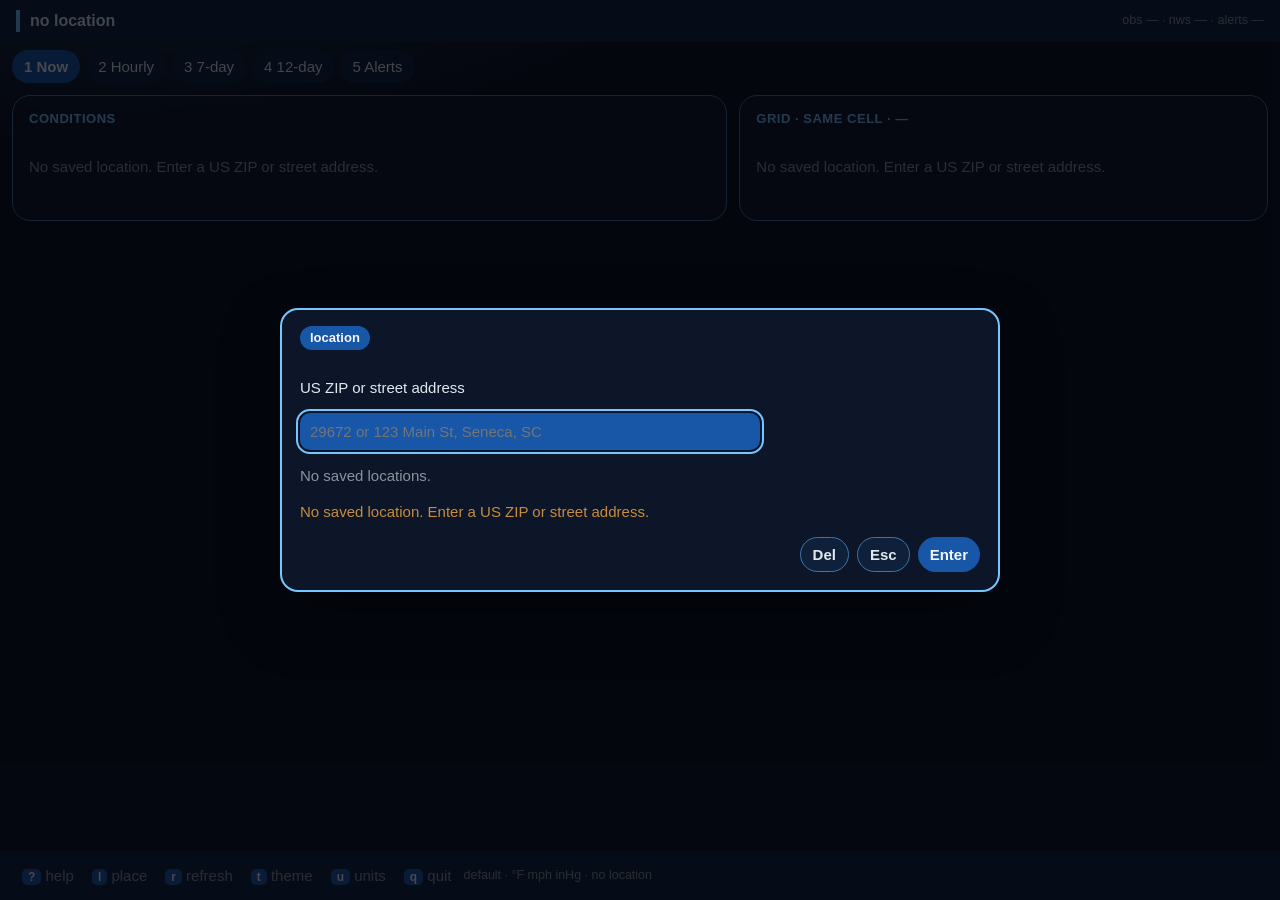
<file: weather.html>
<!DOCTYPE html>
<html lang="en" data-theme="default">
<head>
<meta charset="utf-8">
<meta name="viewport" content="width=device-width, initial-scale=1">
<title>Local Weather</title>
<link rel="icon" href="data:image/svg+xml,%3Csvg xmlns='http://www.w3.org/2000/svg' viewBox='0 0 32 32'%3E%3Crect width='32' height='32' rx='8' fill='%23080e1c'/%3E%3Ccircle cx='16' cy='16' r='6' fill='%23ffd15c'/%3E%3C/svg%3E">
<style>
  :root {
    color-scheme: dark;
    --bg: #080e1c;
    --fg: #e2e8f0;
    --accent: #78c6ff;
    --bar: #0e203a;
    --panel: #0c1628;
    --border: #4074a8;
    --hi: #1856a8;
    --hi-fg: #f4f8ff;
    --shadow: #03050a;
    --normal: #e2e8f0;
    --precip: #5aaaff;
    --wind: #8cc8aa;
    --hot: #e67850;
    --cold: #82bee6;
    --watch: #e6be46;
    --warning: #dc4646;
    --stale: #c88c3c;
    --muted: #8c929e;
    --font: "Segoe UI", "Avenir Next", "Helvetica Neue", sans-serif;
    --mono: "Cascadia Mono", "Cascadia Code", Consolas, monospace;
  }
  html[data-theme="high-contrast"] {
    --bg: #000;
    --fg: #fff;
    --accent: #ffe14a;
    --bar: #000;
    --panel: #000;
    --border: #fff;
    --hi: #ffe14a;
    --hi-fg: #000;
    --shadow: #000;
    --normal: #fff;
    --precip: #66ffff;
    --wind: #5dff8a;
    --hot: #ff5a5a;
    --cold: #66ffff;
    --watch: #ffe14a;
    --warning: #ff7a7a;
    --stale: #ffe14a;
    --muted: #c8c8c8;
  }
  html[data-theme="night"] {
    --bg: #0a0908;
    --fg: #c4baa6;
    --accent: #d6a860;
    --bar: #16120e;
    --panel: #100d0a;
    --border: #806440;
    --hi: #704e24;
    --hi-fg: #ffecd2;
    --shadow: #040302;
    --normal: #c4baa6;
    --precip: #7896be;
    --wind: #96aa8c;
    --hot: #c88250;
    --cold: #82a0be;
    --watch: #c4a046;
    --warning: #be5046;
    --stale: #aa8246;
    --muted: #6e6a60;
  }
  * { box-sizing: border-box; }
  html, body { height: 100%; }
  body {
    margin: 0;
    background:
      radial-gradient(1100px 420px at 8% -10%, color-mix(in srgb, var(--accent) 22%, transparent), transparent 55%),
      var(--bg);
    color: var(--fg);
    font-family: var(--font);
    font-size: 15px;
    line-height: 1.4;
  }
  button, input { font: inherit; color: inherit; }
  button { cursor: pointer; }
  button:focus-visible, input:focus-visible { outline: 2px solid var(--accent); outline-offset: 2px; }
  #app { min-height: 100%; display: flex; flex-direction: column; }
  .top, .foot {
    display: flex;
    flex-wrap: wrap;
    align-items: center;
    gap: 10px 14px;
    background: var(--bar);
    padding: 10px 16px;
  }
  .place {
    border-left: 4px solid var(--accent);
    padding-left: 10px;
    font-weight: 700;
    font-size: 16px;
  }
  .head-temp { font-weight: 750; font-size: 20px; letter-spacing: -0.03em; }
  .head-cond { display: flex; align-items: center; gap: 6px; font-weight: 650; }
  .ages { margin-left: auto; color: var(--muted); font-size: 12.5px; }
  .tabs { display: flex; flex-wrap: wrap; gap: 6px; padding: 8px 12px 0; }
  .tabs button, .foot button, .texty {
    border: 0;
    background: var(--bar);
    color: var(--fg);
    border-radius: 999px;
    padding: 6px 12px;
  }
  .tabs button[aria-selected="true"] { background: var(--hi); color: var(--hi-fg); font-weight: 750; }
  .main { flex: 1; overflow: auto; padding: 12px; display: flex; flex-direction: column; gap: 12px; }
  .split { display: grid; grid-template-columns: minmax(0, 1.15fr) minmax(280px, 0.85fr); gap: 12px; align-items: start; }
  .panel {
    background: color-mix(in srgb, var(--panel) 92%, transparent);
    border: 1px solid var(--border);
    border-radius: 18px;
    padding: 14px 16px 16px;
    min-width: 0;
  }
  .panel h2, .dialog h2 {
    margin: 0 0 12px;
    font-size: 13px;
    letter-spacing: 0.04em;
    text-transform: uppercase;
    color: var(--accent);
  }
  .banner { border-color: var(--watch); color: var(--watch); }
  .now-hero { display: grid; grid-template-columns: minmax(180px, 250px) minmax(0, 1fr); gap: 8px 18px; align-items: center; }
  .temp-xl { font-size: clamp(52px, 7vw, 76px); font-weight: 720; letter-spacing: -0.045em; line-height: 0.9; margin: 0; }
  .cond { font-size: 22px; font-weight: 700; margin: 6px 0; }
  .meta { color: var(--muted); margin: 2px 0; }
  .stat { display: flex; align-items: center; gap: 8px; margin: 3px 0; }
  .precip-line { color: var(--precip); font-weight: 650; margin-top: 8px; }
  .wx { display: block; width: 100%; height: auto; }
  .wx-mini { width: 78px; }
  .wx-sig { width: 36px; height: 26px; }
  .spark { width: 100%; height: 76px; display: block; margin: 4px 0 8px; }
  .compass { width: 64px; height: 64px; color: var(--fg); }
  .sunarc { width: 100%; height: 78px; display: block; margin-top: 6px; }
  .meter { width: 92px; height: 8px; }
  .cards, .strip { display: grid; gap: 8px; }
  .cards { grid-auto-flow: column; grid-auto-columns: 124px; overflow-x: auto; padding-bottom: 4px; }
  .strip { grid-template-columns: repeat(8, minmax(0, 1fr)); }
  .card, .slot, .row, .loc-row, .filter-row {
    border: 1px solid var(--border);
    background: var(--panel);
    border-radius: 14px;
    color: var(--fg);
    text-align: left;
  }
  .card, .slot { padding: 8px 8px 10px; }
  .card[aria-selected="true"], .row[aria-selected="true"], .loc-row[aria-selected="true"], .filter-row[aria-selected="true"] {
    background: var(--hi);
    color: var(--hi-fg);
    border-color: var(--accent);
  }
  .card .wx-mini { width: 100%; }
  .card-title, .slot .when { font-weight: 750; font-size: 13px; }
  .card-temp, .slot .temp { font-weight: 750; }
  .slot { text-align: center; }
  .slot .pop, .pop { color: var(--precip); font-variant-numeric: tabular-nums; }
  .card[aria-selected="true"] .pop, .row[aria-selected="true"] .pop { color: inherit; }
  .list { display: flex; flex-direction: column; gap: 4px; max-height: min(62vh, 640px); overflow: auto; }
  .row {
    width: 100%;
    display: grid;
    grid-template-columns: 6.2rem 36px 4.6rem 3.1rem 96px minmax(0, 1fr);
    gap: 8px;
    align-items: center;
    padding: 6px 8px;
    border-radius: 10px;
  }
  .row .short, .clip { overflow: hidden; text-overflow: ellipsis; white-space: nowrap; }
  .tag { color: var(--watch); font-size: 12px; font-weight: 750; }
  .muted { color: var(--muted); }
  .role-normal { color: var(--normal); }
  .role-precip { color: var(--precip); }
  .role-wind { color: var(--wind); }
  .role-hot, .t-hot { color: var(--hot); }
  .role-cold, .t-cold { color: var(--cold); }
  .role-watch, .t-warm { color: var(--watch); }
  .role-warning { color: var(--warning); }
  .role-stale, .t-stale { color: var(--stale); }
  .role-muted, .t-none { color: var(--muted); }
  .callout {
    margin: 10px 12px 0;
    border: 3px solid var(--warning);
    border-radius: 14px;
    background: var(--bar);
    padding: 8px 12px;
    display: flex;
    justify-content: space-between;
    gap: 12px;
    align-items: center;
  }
  .callout button.dismiss, .primary, .ghost {
    border: 0;
    border-radius: 999px;
    padding: 6px 12px;
    font-weight: 750;
  }
  .dismiss, .primary { background: var(--hi); color: var(--hi-fg); }
  .dismiss { background: var(--warning); color: white; }
  html[data-theme="high-contrast"] .dismiss { color: #000; }
  .ghost { background: var(--bar); color: var(--fg); border: 1px solid var(--border); }
  .foot { gap: 6px; }
  .foot button { background: transparent; border-radius: 8px; padding: 4px 6px; color: var(--muted); }
  .foot kbd, kbd {
    background: var(--hi);
    color: var(--hi-fg);
    border-radius: 5px;
    padding: 1px 6px;
    font-family: inherit;
    font-weight: 750;
    font-size: 12px;
  }
  .status { color: var(--muted); font-size: 12.5px; }
  .scrim {
    position: fixed;
    inset: 0;
    background: color-mix(in srgb, var(--shadow) 72%, transparent);
    display: flex;
    align-items: center;
    justify-content: center;
    padding: 18px;
    z-index: 5;
  }
  .dialog {
    width: min(720px, 100%);
    max-height: min(84vh, 820px);
    overflow: auto;
    background: var(--panel);
    border: 2px solid var(--accent);
    border-radius: 18px;
    box-shadow: 0 24px 60px rgba(0, 0, 0, 0.45);
    padding: 16px 18px 18px;
  }
  .dialog h2 { display: inline-block; background: var(--hi); color: var(--hi-fg); border-radius: 999px; padding: 3px 10px; text-transform: none; letter-spacing: 0; }
  .field {
    width: min(100%, 460px);
    background: var(--hi);
    color: var(--hi-fg);
    border: 0;
    border-radius: 10px;
    padding: 8px 10px;
  }
  .loc-row, .filter-row { width: 100%; padding: 8px 10px; margin-top: 6px; }
  .prose { white-space: pre-wrap; font-family: var(--mono); font-size: 13px; line-height: 1.45; }
  .detail-art { width: min(240px, 70%); }
  .help-grid { display: grid; grid-template-columns: 7rem 1fr 7rem 1fr; gap: 6px 8px; }
  .help-grid b { color: var(--accent); }
  .actions { display: flex; gap: 8px; justify-content: flex-end; margin-top: 14px; }
  .gfs { color: var(--watch); font-weight: 750; }
  .empty { color: var(--muted); padding: 12px 0; }
  @media (max-width: 900px) {
    .split, .now-hero { grid-template-columns: 1fr; }
    .strip { grid-template-columns: repeat(4, minmax(0, 1fr)); }
    .row { grid-template-columns: 4.2rem 32px 3.6rem 2.6rem minmax(0, 1fr); }
    .row .meter-wrap { display: none; }
    .ages { margin-left: 0; }
  }
  @media (prefers-reduced-motion: reduce) {
    .wx * { animation: none !important; }
  }
  @keyframes spin { to { transform: rotate(360deg); } }
</style>
</head>
<body>
<div id="app" aria-live="polite"></div>
<script>
(() => {
  const KEY = "local-weather-html-v1";
  const CATS = [
    ["tornado", "tornado"],
    ["severeThunderstorm", "severe thunderstorm"],
    ["flashFlood", "flash flood"],
    ["flood", "flood"],
    ["winterStorm", "winter storm"],
    ["ice", "ice"],
    ["wind", "wind"],
    ["heat", "heat"],
    ["denseFog", "dense fog"],
    ["specialWeatherStatement", "special weather statement"],
    ["other", "other"]
  ];
  const TABS = [
    ["now", "1 Now"],
    ["hourly", "2 Hourly"],
    ["seven", "3 7-day"],
    ["twelve", "4 12-day"],
    ["alerts", "5 Alerts"],
    ["discussion", "6 Discussion"]
  ];

  const state = {
    cfg: defaultCfg(),
    caches: {},
    tab: "now",
    overlay: "none",
    status: "starting",
    notice: "",
    selected: 0,
    filterSel: 0,
    observation: null,
    forecast: null,
    hourly: null,
    grid: null,
    extended: null,
    extendedError: null,
    alerts: [],
    alertCache: emptyAlertCache(),
    alertsAt: null,
    discussion: null,
    discussionAvailable: false,
    precipLine: null,
    calloutId: null,
    knownAlertKeys: [],
    focusLoc: false,
    draft: "",
    resolving: false,
    inflight: { obs: false, fcst: 0, alerts: false },
    fail: { obs: 0, fcst: 0, alerts: 0 },
    next: { obs: 0, fcst: 0, alerts: 0 },
    alertInterval: 30
  };

  let svgSeq = 0;
  const motionOk = !window.matchMedia("(prefers-reduced-motion: reduce)").matches;

  function defaultCfg() {
    return {
      theme: "default",
      units: "imperial",
      active: null,
      filters: Object.fromEntries(CATS.map(([k]) => [k, true])),
      dismissed: [],
      locations: []
    };
  }
  function emptyAlertCache() {
    const bucket = () => ({ etag: null, alerts: [], fetchedAt: null });
    return { point: bucket(), zone: bucket(), county: bucket() };
  }

  function loadStore() {
    try {
      const raw = localStorage.getItem(KEY);
      if (!raw) return;
      const saved = JSON.parse(raw);
      if (saved.cfg) state.cfg = { ...defaultCfg(), ...saved.cfg, filters: { ...defaultCfg().filters, ...(saved.cfg.filters || {}) } };
      if (saved.caches) state.caches = saved.caches;
    } catch (err) {
      state.status = "saved settings could not be read";
    }
  }
  function saveStore() {
    const nick = state.cfg.active;
    if (nick) {
      state.caches[nick] = {
        observation: state.observation,
        forecast: state.forecast,
        hourly: state.hourly,
        grid: state.grid,
        extended: state.extended,
        extendedError: state.extendedError,
        alertCache: state.alertCache,
        alertsAt: state.alertsAt,
        discussion: state.discussion,
        knownAlertKeys: state.knownAlertKeys
      };
    }
    try {
      localStorage.setItem(KEY, JSON.stringify({ cfg: state.cfg, caches: state.caches }));
    } catch (err) {
      state.status = "could not save locally";
    }
  }
  function applyCache(nick) {
    const c = state.caches[nick] || {};
    state.observation = c.observation || null;
    state.forecast = c.forecast || null;
    state.hourly = c.hourly || null;
    state.grid = c.grid || null;
    state.extended = c.extended || null;
    state.extendedError = c.extendedError || null;
    state.alertCache = c.alertCache || emptyAlertCache();
    state.alerts = mergeAlerts(state.alertCache);
    state.alertsAt = c.alertsAt || null;
    state.discussion = c.discussion || null;
    state.discussionAvailable = !!(state.discussion && state.discussion.data);
    state.knownAlertKeys = c.knownAlertKeys || state.alerts.map(alertKey);
    state.calloutId = null;
    recomputePrecip();
    const loc = active();
    if (!state.observation && !state.forecast && state.alerts.length === 0) {
      state.notice = loc ? `No cached weather for ${loc.query} and nothing fetched yet.` : "";
    } else {
      state.notice = "";
    }
  }

  function active() {
    return state.cfg.locations.find((l) => l.nickname === state.cfg.active) || null;
  }
  function esc(s) {
    return String(s ?? "").replace(/[&<>"']/g, (c) => ({ "&": "&amp;", "<": "&lt;", ">": "&gt;", '"': "&quot;", "'": "&#39;" }[c]));
  }
  function num(v) { return typeof v === "number" && Number.isFinite(v) ? v : null; }
  function rem(a, n) { return ((a % n) + n) % n; }
  function rad(d) { return d * Math.PI / 180; }
  function deg(r) { return r * 180 / Math.PI; }
  function cToF(c) { return c * 9 / 5 + 32; }
  function fToC(f) { return (f - 32) * 5 / 9; }
  function slug(q) {
    const s = q.toLowerCase().replace(/[^a-z0-9]+/g, "-").replace(/^-|-$/g, "").slice(0, 32);
    return s || "location";
  }
  function zip5(q) {
    const digits = q.replace(/\D/g, "");
    if ((q.length === 5 || (q.length === 10 && q[5] === "-")) && digits.length >= 5 && /^[\d-]+$/.test(q)) return q.slice(0, 5);
    if (digits.length === 5 && /^\d+$/.test(q)) return q;
    return null;
  }
  function fmtTemp(f) {
    if (f == null) return "—";
    return state.cfg.units === "metric" ? `${Math.round(fToC(f))}°C` : `${Math.round(f)}°F`;
  }
  function fmtWind(mph) {
    if (mph == null) return "—";
    return state.cfg.units === "metric" ? `${Math.round(mph * 0.868976)} kt` : `${Math.round(mph)} mph`;
  }
  function fmtPres(inhg) {
    if (inhg == null) return "—";
    return state.cfg.units === "metric" ? `${Math.round(inhg * 33.8639)} mb` : `${inhg.toFixed(2)} inHg`;
  }
  function fmtPrecip(inches) {
    if (inches == null) return "—";
    if (Math.abs(inches) < 0.001) return "0";
    return state.cfg.units === "metric" ? `${(inches * 25.4).toFixed(1)} mm` : `${inches.toFixed(2)} in`;
  }
  function fmtVis(miles) {
    if (miles == null) return "—";
    return state.cfg.units === "metric" ? `${(miles * 1.60934).toFixed(1)} km` : `${miles.toFixed(1)} mi`;
  }
  function unitsLabel() { return state.cfg.units === "metric" ? "°C kt mb" : "°F mph inHg"; }
  function compass(degv) {
    if (degv == null) return "—";
    const dirs = ["N", "NNE", "NE", "ENE", "E", "ESE", "SE", "SSE", "S", "SSW", "SW", "WSW", "W", "WNW", "NW", "NNW"];
    return dirs[Math.floor((rem(degv, 360) + 11.25) / 22.5) % 16];
  }
  function tempClass(f) {
    if (f == null) return "t-none";
    if (f >= 90) return "t-hot";
    if (f >= 75) return "t-warm";
    if (f <= 32) return "t-cold";
    return "";
  }
  function conditionRole(text, tempF) {
    const t = String(text || "").toLowerCase();
    if (t.includes("tornado") || t.includes("severe")) return "warning";
    if (t.includes("thunder") || t.includes("rain") || t.includes("shower") || t.includes("drizzle")) return "precip";
    if (t.includes("snow") || t.includes("sleet") || t.includes("ice") || t.includes("freezing")) return "cold";
    if (t.includes("wind") || t.includes("breezy") || t.includes("blustery")) return "wind";
    if (t.includes("fog") || t.includes("haze") || t.includes("mist")) return "muted";
    if (tempF != null && tempF >= 90) return "hot";
    if (tempF != null && tempF <= 32) return "cold";
    return "normal";
  }
  function severityRole(sev) {
    const s = String(sev || "").toLowerCase();
    if (s === "extreme" || s === "severe") return "warning";
    if (s === "moderate") return "watch";
    return "normal";
  }
  function categorize(event) {
    const e = String(event || "").toLowerCase();
    if (e.includes("tornado")) return "tornado";
    if (e.includes("severe thunderstorm") || e.includes("thunderstorm")) return "severeThunderstorm";
    if (e.includes("flash flood")) return "flashFlood";
    if (e.includes("flood")) return "flood";
    if (e.includes("ice") || e.includes("freezing") || e.includes("sleet")) return "ice";
    if (e.includes("winter") || e.includes("blizzard") || e.includes("snow")) return "winterStorm";
    if (e.includes("wind")) return "wind";
    if (e.includes("heat")) return "heat";
    if (e.includes("fog")) return "denseFog";
    if (e.includes("special weather statement")) return "specialWeatherStatement";
    return "other";
  }
  function allows(cat) { return state.cfg.filters[cat] !== false; }
  function severityRank(sev) {
    return { extreme: 5, severe: 4, moderate: 3, minor: 2 }[String(sev || "").toLowerCase()] || 1;
  }
  function wmoSummary(code) {
    const map = { 0: "Clear", 1: "Mostly clear", 2: "Partly cloudy", 3: "Overcast", 45: "Fog", 48: "Fog", 51: "Drizzle", 53: "Drizzle", 55: "Drizzle", 56: "Freezing drizzle", 57: "Freezing drizzle", 61: "Rain", 63: "Rain", 65: "Rain", 66: "Freezing rain", 67: "Freezing rain", 71: "Snow", 73: "Snow", 75: "Snow", 77: "Snow grains", 80: "Rain showers", 81: "Rain showers", 82: "Rain showers", 85: "Snow showers", 86: "Snow showers", 95: "Thunderstorm", 96: "Thunderstorm with hail", 99: "Thunderstorm with hail" };
    return map[code] || "Unknown";
  }
  function skyKind(text, daytime) {
    const t = String(text || "").toLowerCase();
    if (t.includes("thunder") || t.includes("tstm")) return "storm";
    if (t.includes("snow") || t.includes("flurr") || t.includes("blizzard") || t.includes("sleet") || t.includes("ice")) return "snow";
    if (t.includes("rain") || t.includes("shower") || t.includes("drizzle")) return "rain";
    if (t.includes("fog") || t.includes("mist") || t.includes("haze")) return "fog";
    if (t.includes("wind") || t.includes("breezy") || t.includes("blustery")) return "wind";
    if (t.includes("partly") || t.includes("mostly sunny") || t.includes("mostly clear")) return daytime ? "partly" : "partlyNight";
    if (t.includes("cloud") || t.includes("overcast")) return "cloud";
    return daytime ? "sun" : "moon";
  }
  function ageLabel(iso, now = Date.now()) {
    if (!iso) return "unknown age";
    const secs = Math.max(0, Math.floor((now - new Date(iso).getTime()) / 1000));
    if (secs < 60) return `${secs}s ago`;
    if (secs < 3600) return `${Math.floor(secs / 60)}m ago`;
    if (secs < 86400) return `${Math.floor(secs / 3600)}h ago`;
    return `${Math.floor(secs / 86400)}d ago`;
  }
  function countdown(iso, now = Date.now()) {
    if (!iso) return "—";
    const secs = Math.floor((new Date(iso).getTime() - now) / 1000);
    if (secs <= 0) return "expired";
    const h = Math.floor(secs / 3600);
    const m = Math.floor((secs % 3600) / 60);
    return h > 0 ? `${h}h ${m}m` : `${m}m`;
  }
  function ymdInZone(date, timeZone) {
    const parts = new Intl.DateTimeFormat("en-US", { timeZone: timeZone || "UTC", year: "numeric", month: "2-digit", day: "2-digit" }).formatToParts(date);
    const g = (t) => +parts.find((p) => p.type === t).value;
    return { y: g("year"), m: g("month"), d: g("day") };
  }
  function localHM(iso, tz) {
    if (!iso) return "—";
    const d = new Date(iso);
    if (Number.isNaN(d.getTime())) return "—";
    return new Intl.DateTimeFormat("en-GB", { timeZone: tz || "UTC", hour: "2-digit", minute: "2-digit", hourCycle: "h23" }).format(d);
  }
  function localDateStr(iso, tz) {
    const { y, m, d } = ymdInZone(new Date(iso), tz);
    return `${y}-${String(m).padStart(2, "0")}-${String(d).padStart(2, "0")}`;
  }
  function shortDate(s) {
    const [y, m, d] = String(s || "").split("-").map(Number);
    if (!y || !m || !d) return s || "—";
    return new Intl.DateTimeFormat("en-US", { weekday: "short", day: "2-digit", timeZone: "UTC" }).format(new Date(Date.UTC(y, m - 1, d)));
  }
  function tzName() { return active()?.point.timeZone || "UTC"; }
  function dayOfYear(y, m, d) {
    return Math.round((Date.UTC(y, m - 1, d) - Date.UTC(y, 0, 1)) / 86400000) + 1;
  }
  function eventUtc(lat, lon, y, m, d, sunrise) {
    const zenith = rad(90.833);
    const latR = rad(lat);
    const n = dayOfYear(y, m, d);
    const lngHour = lon / 15;
    const t = sunrise ? n + (6 - lngHour) / 24 : n + (18 - lngHour) / 24;
    const mean = 0.9856 * t - 3.289;
    let el = mean + 1.916 * Math.sin(rad(mean)) + 0.020 * Math.sin(rad(2 * mean)) + 282.634;
    el = rem(el, 360);
    let ra = deg(Math.atan(0.91764 * Math.tan(rad(el))));
    ra = rem(ra, 360);
    const lQuad = Math.floor(el / 90) * 90;
    const raQuad = Math.floor(ra / 90) * 90;
    ra = (ra + (lQuad - raQuad)) / 15;
    const sinDec = 0.39782 * Math.sin(rad(el));
    const cosDec = Math.cos(Math.asin(sinDec));
    const cosH = (Math.cos(zenith) - sinDec * Math.sin(latR)) / (cosDec * Math.cos(latR));
    if (cosH < -1 || cosH > 1 || !Number.isFinite(cosH)) return null;
    let h = deg(Math.acos(cosH));
    if (sunrise) h = 360 - h;
    h /= 15;
    const ut = rem(h + ra - 0.06571 * t - 6.622 - lngHour, 24);
    let hours = Math.floor(ut);
    let minutes = Math.floor((ut - hours) * 60);
    let seconds = Math.round(((ut - hours) * 60 - minutes) * 60);
    if (seconds === 60) { seconds = 0; minutes += 1; }
    if (minutes === 60) { minutes = 0; hours += 1; }
    const dayShift = Math.floor(hours / 24);
    hours %= 24;
    return new Date(Date.UTC(y, m - 1, d + dayShift, hours, minutes, Math.min(seconds, 59)));
  }
  function sunTimes(at) {
    const loc = active();
    if (!loc) return null;
    const tz = tzName();
    const { y, m, d } = ymdInZone(at || new Date(), tz);
    const rise = eventUtc(loc.lat, loc.lon, y, m, d, true);
    const set = eventUtc(loc.lat, loc.lon, y, m, d, false);
    if (!rise || !set) return null;
    return { rise, set };
  }
  function daytimeNow(at) {
    const times = sunTimes(at || new Date());
    if (!times) return true;
    const now = at || new Date();
    return now >= times.rise && now < times.set;
  }
  function staleObs(o) {
    if (!o?.observedAt) return true;
    return (Date.now() - new Date(o.observedAt).getTime()) / 60000 > 90;
  }

  function fromNws(unitCode, value) {
    const u = String(unitCode || "").split(":").pop();
    switch (u) {
      case "degC": return cToF(value);
      case "degF": return value;
      case "km_h-1": return value * 0.621371;
      case "m_s-1": return value * 2.23694;
      case "kt":
      case "kn": return value / 0.868976;
      case "Pa": return value / 3386.389;
      case "hPa":
      case "mbar": return value / 33.8639;
      case "inHg": return value;
      case "m": return value / 1609.344;
      case "mm": return value / 25.4;
      case "inch":
      case "in": return value;
      default: return value;
    }
  }
  function qty(node) {
    if (!node || node.value == null || typeof node.value !== "number") return null;
    return fromNws(node.unitCode, node.value);
  }
  function series(node) {
    if (!node || !Array.isArray(node.values)) return [];
    return node.values.map((v) => {
      const start = Date.parse(String(v.validTime || "").split("/")[0]);
      return Number.isFinite(start) && typeof v.value === "number" ? [start, fromNws(node.uom, v.value)] : null;
    }).filter(Boolean).sort((a, b) => a[0] - b[0]);
  }
  function atTime(rows, t) {
    let val = null;
    for (const [st, v] of rows) {
      if (st <= t) val = v;
      else break;
    }
    return val;
  }

  function jsonp(url) {
    return new Promise((resolve, reject) => {
      const cb = "lw_" + Math.random().toString(36).slice(2);
      const script = document.createElement("script");
      const timer = setTimeout(() => { cleanup(); reject(new Error("location lookup timed out")); }, 20000);
      window[cb] = (data) => { cleanup(); resolve(data); };
      script.onerror = () => { cleanup(); reject(new Error("location lookup failed")); };
      script.src = url + (url.includes("?") ? "&" : "?") + "callback=" + cb;
      document.head.appendChild(script);
      function cleanup() {
        clearTimeout(timer);
        try { delete window[cb]; } catch (e) { window[cb] = undefined; }
        script.remove();
      }
    });
  }
  async function getJson(url, geo = true) {
    const res = await fetch(url, {
      headers: { Accept: geo ? "application/geo+json" : "application/json" },
      signal: AbortSignal.timeout(25000)
    });
    if (res.status === 500 || res.status === 503) throw new Error(`NWS ${res.status} for ${url}`);
    if (!res.ok) {
      const text = await res.text();
      throw new Error(`HTTP ${res.status} for ${url}: ${text.replace(/\s+/g, " ").slice(0, 180)}`);
    }
    return res.json();
  }
  async function geocode(query) {
    const q = query.trim();
    if (!q) throw new Error("enter a US ZIP or street address");
    const zip = zip5(q);
    if (zip) return zcta(zip);
    try {
      return await oneline(q);
    } catch (err) {
      const embedded = q.split(/\D+/).find((p) => p.length === 5);
      if (embedded) return zcta(embedded);
      throw err;
    }
  }
  async function oneline(query) {
    const url = `https://geocoding.geo.census.gov/geocoder/locations/onelineaddress?address=${encodeURIComponent(query)}&benchmark=Public_AR_Current&format=jsonp`;
    const parsed = await jsonp(url);
    const hit = parsed?.result?.addressMatches?.[0];
    if (!hit) throw new Error(`Census geocoder found no match for "${query}"`);
    return { lat: hit.coordinates.y, lon: hit.coordinates.x, label: hit.matchedAddress || query };
  }
  async function zcta(zip) {
    const url = `https://tigerweb.geo.census.gov/arcgis/rest/services/TIGERweb/tigerWMS_Current/MapServer/2/query?where=ZCTA5%3D%27${zip}%27&outFields=ZCTA5,INTPTLAT,INTPTLON&returnGeometry=false&f=json`;
    let parsed;
    try {
      parsed = await getJson(url, false);
    } catch (err) {
      parsed = await jsonp(url);
    }
    const feat = parsed?.features?.[0];
    if (!feat) throw new Error(`Census ZCTA has no match for ZIP ${zip}`);
    const lat = parseFloat(String(feat.attributes.INTPTLAT).trim());
    const lon = parseFloat(String(feat.attributes.INTPTLON).trim());
    if (!Number.isFinite(lat) || !Number.isFinite(lon)) throw new Error("ZCTA latitude");
    return { lat, lon, label: `ZIP ${zip}` };
  }
  async function points(lat, lon) {
    const v = await getJson(`https://api.weather.gov/points/${lat.toFixed(4)},${lon.toFixed(4)}`);
    const p = v.properties;
    if (!p) throw new Error("points response missing properties");
    const rel = p.relativeLocation?.properties;
    return {
      gridId: p.gridId || "",
      gridX: p.gridX || 0,
      gridY: p.gridY || 0,
      forecast: p.forecast || "",
      forecastHourly: p.forecastHourly || "",
      forecastGridData: p.forecastGridData || "",
      observationStations: p.observationStations || "",
      forecastZone: p.forecastZone || "",
      county: p.county || "",
      timeZone: p.timeZone || "UTC",
      relativeLocation: rel ? `${rel.city || ""}, ${rel.state || ""}`.replace(/^, |, $/g, "") : "",
      cwa: p.cwa || "",
      forecastOffice: p.forecastOffice || ""
    };
  }
  function zoneId(url) { return String(url || "").split("/").pop(); }
  function officeId(point) {
    if (point.cwa) return point.cwa;
    return String(point.forecastOffice || "").split("/").pop();
  }
  function haversine(lat1, lon1, lat2, lon2) {
    const r = 6371;
    const dlat = rad(lat2 - lat1);
    const dlon = rad(lon2 - lon1);
    const a = Math.sin(dlat / 2) ** 2 + Math.cos(rad(lat1)) * Math.cos(rad(lat2)) * Math.sin(dlon / 2) ** 2;
    return 2 * r * Math.asin(Math.sqrt(a));
  }
  async function observation(loc) {
    const v = await getJson(loc.point.observationStations);
    const features = v.features || [];
    let best = null;
    for (const f of features) {
      const coords = f.geometry?.coordinates;
      const id = f.id || "";
      if (!coords || !id) continue;
      const d = haversine(loc.lat, loc.lon, coords[1], coords[0]);
      if (!best || d < best.d) best = { d, id, name: f.properties?.name || "" };
    }
    if (!best) throw new Error("no observation stations");
    const latest = await getJson(`${best.id}/observations/latest`);
    const p = latest.properties;
    if (!p) throw new Error("observation missing properties");
    return {
      stationId: best.id.split("/").pop(),
      stationName: best.name || p.stationName || "",
      text: p.textDescription || "—",
      observedAt: p.timestamp || null,
      tempF: qty(p.temperature),
      dewpointF: qty(p.dewpoint),
      humidity: qty(p.relativeHumidity),
      windMph: qty(p.windSpeed),
      windDir: qty(p.windDirection),
      gustMph: qty(p.windGust),
      pressureInhg: qty(p.barometricPressure),
      visibilityMi: qty(p.visibility)
    };
  }
  function parsePeriods(v) {
    const props = v.properties;
    if (!props) throw new Error("forecast missing properties");
    const periods = (props.periods || []).map((p) => {
      const unit = p.temperatureUnit || "F";
      const conv = (t) => (t == null ? null : String(unit).toLowerCase() === "c" ? cToF(t) : t);
      return {
        name: p.name || "",
        start: p.startTime || null,
        end: p.endTime || null,
        isDaytime: p.isDaytime !== false,
        tempF: conv(num(p.temperature)),
        apparentF: conv(num(p.apparentTemperature)),
        wind: p.windSpeed || "",
        windDir: p.windDirection || "",
        short: p.shortForecast || "",
        detailed: p.detailedForecast || "",
        pop: num(p.probabilityOfPrecipitation?.value)
      };
    });
    return { updated: props.updated || null, periods };
  }
  async function forecast(url) { return parsePeriods(await getJson(url)); }
  async function grid(url) {
    const v = await getJson(url);
    const props = v.properties;
    if (!props) throw new Error("grid missing properties");
    const temp = series(props.temperature);
    const dew = series(props.dewpoint);
    const app = series(props.apparentTemperature);
    const gust = series(props.windGust);
    const pop = series(props.probabilityOfPrecipitation);
    const qpf = series(props.quantitativePrecipitation);
    const sky = series(props.skyCover);
    const rh = series(props.relativeHumidity);
    const times = [...new Set([...temp, ...dew, ...app, ...gust, ...pop, ...qpf, ...sky, ...rh].map((r) => r[0]))].sort((a, b) => a - b).slice(0, 48);
    return {
      samples: times.map((t) => ({
        valid: new Date(t).toISOString(),
        tempF: atTime(temp, t),
        dewpointF: atTime(dew, t),
        apparentF: atTime(app, t),
        gustMph: atTime(gust, t),
        pop: atTime(pop, t),
        qpfIn: atTime(qpf, t),
        sky: atTime(sky, t),
        rh: atTime(rh, t)
      }))
    };
  }
  async function outlook(lat, lon) {
    const url = `https://api.open-meteo.com/v1/forecast?latitude=${lat.toFixed(4)}&longitude=${lon.toFixed(4)}&daily=weather_code,temperature_2m_max,temperature_2m_min,precipitation_sum,precipitation_probability_max,wind_speed_10m_max,wind_gusts_10m_max&forecast_days=12&temperature_unit=fahrenheit&wind_speed_unit=mph&precipitation_unit=inch&timezone=auto&models=gfs_seamless`;
    const v = await getJson(url, false);
    if (v.reason) throw new Error(`Open-Meteo: ${v.reason}`);
    const daily = v.daily;
    if (!daily?.time?.length) throw new Error("Open-Meteo daily series empty");
    const days = daily.time.slice(0, 12).map((date, i) => {
      const code = num(daily.weather_code?.[i]);
      return {
        date,
        code,
        summary: code == null ? "" : wmoSummary(code),
        highF: num(daily.temperature_2m_max?.[i]),
        lowF: num(daily.temperature_2m_min?.[i]),
        precipIn: num(daily.precipitation_sum?.[i]),
        pop: num(daily.precipitation_probability_max?.[i]),
        windMph: num(daily.wind_speed_10m_max?.[i]),
        gustMph: num(daily.wind_gusts_10m_max?.[i]),
        nwsHighF: null,
        nwsLowF: null
      };
    });
    return { days, source: "NOAA GFS via Open-Meteo (gfs_seamless)" };
  }
  function parseAlerts(v, source) {
    return (v.features || []).map((f) => {
      const p = f.properties || {};
      const id = p.id || f.id || "";
      if (!id) return null;
      return {
        id, event: p.event || "", headline: p.headline || "", severity: p.severity || "",
        urgency: p.urgency || "", certainty: p.certainty || "", onset: p.onset || null,
        expires: p.expires || null, ends: p.ends || null, sent: p.sent || null, updated: p.updated || null,
        instruction: p.instruction || "", description: p.description || "", sender: p.senderName || "",
        area: p.areaDesc || "", source
      };
    }).filter(Boolean);
  }
  function alertKey(a) { return `${a.id}\t${a.updated || a.sent || ""}`; }
  function mergeAlerts(cache) {
    const out = [];
    for (const a of [...cache.point.alerts, ...cache.zone.alerts, ...cache.county.alerts]) {
      const existing = out.find((e) => e.id === a.id);
      if (!existing) out.push({ ...a });
      else if (alertKey(a) > alertKey(existing)) Object.assign(existing, a);
    }
    out.sort((a, b) => severityRank(b.severity) - severityRank(a.severity) || String(a.expires || "").localeCompare(String(b.expires || "")));
    return out;
  }
  async function fetchBucket(url, bucket, source) {
    const headers = { Accept: "application/geo+json" };
    if (bucket.etag) headers["If-None-Match"] = bucket.etag;
    const res = await fetch(url, { headers, signal: AbortSignal.timeout(25000) });
    if (res.status === 500 || res.status === 503) throw new Error(`NWS ${res.status} for ${url}`);
    if (!res.ok && res.status !== 304) throw new Error(`HTTP ${res.status} for ${url}`);
    const etag = res.headers.get("etag");
    if (etag) bucket.etag = etag;
    bucket.fetchedAt = new Date().toISOString();
    if (res.status !== 304) bucket.alerts = parseAlerts(await res.json(), source);
  }
  async function alertsActive(loc) {
    const cache = state.alertCache;
    await fetchBucket(`https://api.weather.gov/alerts/active?point=${loc.lat.toFixed(4)},${loc.lon.toFixed(4)}`, cache.point, "point");
    await fetchBucket(`https://api.weather.gov/alerts/active?zone=${zoneId(loc.point.forecastZone)}`, cache.zone, "zone");
    await fetchBucket(`https://api.weather.gov/alerts/active?zone=${zoneId(loc.point.county)}`, cache.county, "county");
    return mergeAlerts(cache);
  }
  async function discussion(loc) {
    const office = officeId(loc.point);
    if (!office) return null;
    try {
      const list = await getJson(`https://api.weather.gov/products/types/AFD/locations/${office}`);
      const id = list["@graph"]?.[0]?.["@id"];
      if (!id) return null;
      const product = await getJson(id);
      const text = product.productText || "";
      return text.trim() ? text : null;
    } catch (err) {
      return null;
    }
  }

  function recomputePrecip() {
    const tz = tzName();
    state.precipLine = state.hourly ? nextPrecip(state.hourly.data.periods, tz) : null;
    if (state.extended && state.forecast) attachNws(state.extended.data.days, state.forecast.data.periods, tz);
  }
  function nextPrecip(periods, tz) {
    const now = Date.now();
    const upcoming = periods.filter((p) => new Date(p.end || now).getTime() > now).slice(0, 48);
    const run = [];
    for (const p of upcoming) {
      if ((p.pop || 0) >= 40) run.push(p);
      else if (run.length) break;
    }
    if (!run.length || !run[0].start) return null;
    let kind = "rain";
    for (const p of run) {
      const s = p.short.toLowerCase();
      if (s.includes("snow") || s.includes("sleet") || s.includes("ice")) kind = "snow";
      else if (s.includes("thunder")) kind = "storms";
    }
    const end = run[run.length - 1].end || run[0].start;
    return `${kind} likely ${localHM(run[0].start, tz)}–${localHM(end, tz)}`;
  }
  function attachNws(days, periods, tz) {
    days.slice(0, 7).forEach((day) => {
      let hi = null;
      let lo = null;
      for (const p of periods) {
        if (!p.start || localDateStr(p.start, tz) !== day.date || p.tempF == null) continue;
        if (p.isDaytime) hi = hi == null ? p.tempF : Math.max(hi, p.tempF);
        else lo = lo == null ? p.tempF : Math.min(lo, p.tempF);
      }
      day.nwsHighF = hi;
      day.nwsLowF = lo;
    });
  }
  function noteNewAlerts(alerts) {
    const fresh = alerts.filter((a) => !state.knownAlertKeys.includes(alertKey(a)));
    state.knownAlertKeys = alerts.map(alertKey);
    const hit = fresh.find((a) => allows(categorize(a.event)));
    if (hit) {
      state.calloutId = hit.id;
      state.status = `new alert: ${hit.event}`;
    }
  }
  function calloutAlert() {
    if (!state.calloutId) return null;
    const a = state.alerts.find((x) => x.id === state.calloutId);
    if (!a) return null;
    if (state.cfg.dismissed.includes(alertKey(a))) return null;
    if (!allows(categorize(a.event))) return null;
    if (a.expires && new Date(a.expires).getTime() < Date.now()) return null;
    return a;
  }
  function dismissCallout(id) {
    const target = id || state.calloutId || state.alerts[state.selected]?.id;
    const a = state.alerts.find((x) => x.id === target);
    if (!a) return;
    const key = alertKey(a);
    if (!state.cfg.dismissed.includes(key)) state.cfg.dismissed.push(key);
    if (state.calloutId === a.id) state.calloutId = null;
    saveStore();
    render();
  }

  function listLen() {
    if (state.tab === "hourly") return state.hourly?.data.periods.length || 0;
    if (state.tab === "seven") return state.forecast?.data.periods.length || 0;
    if (state.tab === "twelve") return state.extended?.data.days.length || 0;
    if (state.tab === "alerts") return state.alerts.length;
    if (state.tab === "now") return state.grid?.data.samples.length || 0;
    return 0;
  }
  function moveSel(delta) {
    const n = listLen();
    if (!n) return;
    state.selected = Math.max(0, Math.min(n - 1, state.selected + delta));
  }
  function setTab(tab) {
    state.tab = tab;
    state.selected = 0;
    state.overlay = "none";
    render();
  }

  const SKY = {
    sun: ["#1a4d86", "#e7a85a"],
    moon: ["#0c1730", "#2a3c5e"],
    partly: ["#1d568f", "#e3b16a"],
    partlyNight: ["#141c36", "#3c4d6c"],
    cloud: ["#3a5d84", "#7d94ad"],
    rain: ["#243e5c", "#567898"],
    storm: ["#17142c", "#3a3958"],
    snow: ["#516684", "#c5d2e0"],
    fog: ["#66727a", "#b7bdc2"],
    wind: ["#1c4a48", "#74b0a2"]
  };
  function smil(inner) { return motionOk ? inner : ""; }
  function weatherSvg(text, daytime, mode) {
    const kind = skyKind(text, daytime);
    const id = "s" + (++svgSeq);
    const cls = mode === "hero" ? "wx wx-hero" : mode === "sig" ? "wx wx-sig" : "wx wx-mini";
    return `<svg class="${cls} kind-${kind}" viewBox="0 0 280 200" role="img" aria-label="${esc(text || kind)}">${plate(id, kind)}${drawKind(kind, id)}</svg>`;
  }
  function plate(id, kind) {
    const [a, b] = SKY[kind];
    return `<defs>
      <linearGradient id="${id}sk" x1="0" y1="0" x2="0" y2="1"><stop offset="0%" stop-color="${a}"/><stop offset="100%" stop-color="${b}"/></linearGradient>
      <radialGradient id="${id}su" cx="38%" cy="36%" r="65%"><stop offset="0%" stop-color="#fff8d6"/><stop offset="42%" stop-color="#ffd15c"/><stop offset="100%" stop-color="#f08a1a"/></radialGradient>
      <radialGradient id="${id}mo" cx="32%" cy="32%" r="70%"><stop offset="0%" stop-color="#fff"/><stop offset="50%" stop-color="#d5def0"/><stop offset="100%" stop-color="#8ea0c0"/></radialGradient>
      <filter id="${id}sh" x="-30%" y="-30%" width="160%" height="170%"><feDropShadow dx="0" dy="8" stdDeviation="5" flood-color="#06101c" flood-opacity="0.38"/></filter>
    </defs><rect x="8" y="8" width="264" height="184" rx="36" fill="url(#${id}sk)"/>`;
  }
  function rays(cx, cy, r) {
    return Array.from({ length: 12 }, (_, i) => `<rect x="${cx - 3.2}" y="${cy - r - 20}" width="6.4" height="16" rx="3" fill="#ffe7a8" transform="rotate(${i * 30} ${cx} ${cy})"/>`).join("");
  }
  function sunBody(id, cx, cy, r) {
    const spin = `<g style="transform-box:view-box;transform-origin:${(cx / 280) * 100}% ${(cy / 200) * 100}%;animation:spin 56s linear infinite">${rays(cx, cy, r)}</g>`;
    return `${spin}<circle cx="${cx}" cy="${cy}" r="${r + 18}" fill="#ffd56a" opacity="0.2"/><circle cx="${cx}" cy="${cy}" r="${r}" fill="url(#${id}su)"/>`;
  }
  function moonBody(id, cx, cy, r) {
    return `<mask id="${id}mk"><rect width="280" height="200" fill="#000"/><circle cx="${cx}" cy="${cy}" r="${r}" fill="#fff"/><circle cx="${cx + r * 0.58}" cy="${cy - r * 0.08}" r="${r * 0.82}" fill="#000"/></mask>
      <circle cx="${cx}" cy="${cy}" r="${r + 10}" fill="#d5def0" opacity="0.12"/>
      <circle cx="${cx}" cy="${cy}" r="${r}" fill="url(#${id}mo)" mask="url(#${id}mk)"/>`;
  }
  function stars() {
    return [[46, 40], [86, 64], [206, 36], [232, 70], [188, 78]].map(([x, y]) => `<path d="M${x} ${y - 5} l1.4 3.6 3.8.2-3 2.5 1 3.7-3.2-2.1-3.2 2.1 1-3.7-3-2.5 3.8-.2z" fill="#f7f9ff"/>`).join("");
  }
  function cloud(id, cx, cy, s, fill) {
    return `<g transform="translate(${cx} ${cy}) scale(${s})" filter="url(#${id}sh)">
      <ellipse cx="0" cy="18" rx="62" ry="24" fill="${fill}"/>
      <ellipse cx="-36" cy="10" rx="32" ry="26" fill="${fill}"/>
      <ellipse cx="34" cy="6" rx="36" ry="28" fill="${fill}"/>
      <ellipse cx="-2" cy="-16" rx="30" ry="26" fill="${fill}"/>
    </g>`;
  }
  function rain(id) {
    const drops = [[92, 0], [124, 0.25], [156, 0.5], [188, 0.1], [108, 0.45], [172, 0.7]];
    return drops.map(([x, delay]) => `<line x1="${x}" y1="128" x2="${x - 8}" y2="146" stroke="#b9dcff" stroke-width="3.2" stroke-linecap="round">${smil(`<animate attributeName="y1" values="126;162;126" dur="1.15s" begin="${delay}s" repeatCount="indefinite"/><animate attributeName="y2" values="144;180;144" dur="1.15s" begin="${delay}s" repeatCount="indefinite"/><animate attributeName="opacity" values="0;1;0" dur="1.15s" begin="${delay}s" repeatCount="indefinite"/>`)}</line>`).join("");
  }
  function snow() {
    return [[100, 0], [132, 0.3], [164, 0.15], [196, 0.5], [118, 0.6], [176, 0.4]].map(([x, delay]) => `<g fill="#f4f8ff">${smil(`<animateTransform attributeName="transform" type="translate" values="0 0; 0 46; 0 0" dur="2.6s" begin="${delay}s" repeatCount="indefinite"/>`)}<circle cx="${x}" cy="132" r="3.2"/><path d="M${x} 124 v16 M${x - 6} 132 h12" stroke="#f4f8ff" stroke-width="1.4"/></g>`).join("");
  }
  function drawKind(kind, id) {
    if (kind === "sun") return sunBody(id, 140, 100, 34);
    if (kind === "moon") return stars() + moonBody(id, 140, 104, 36);
    if (kind === "partly") return sunBody(id, 108, 78, 26) + cloud(id, 158, 112, 0.78, "#f5f8fc");
    if (kind === "partlyNight") return stars() + moonBody(id, 104, 74, 24) + cloud(id, 160, 116, 0.76, "#e7edf5");
    if (kind === "cloud") return cloud(id, 140, 96, 1, "#f4f7fb");
    if (kind === "rain") return cloud(id, 140, 78, 0.92, "#f3f7fb") + rain(id);
    if (kind === "storm") {
      return cloud(id, 140, 74, 0.96, "#d5dcea") + `<polygon points="150,108 132,142 148,142 136,176 176,128 156,128 170,108" fill="#ffe56a">${smil(`<animate attributeName="opacity" values="1;0.15;1;0.25;1" dur="2.8s" repeatCount="indefinite"/>`)}</polygon>`;
    }
    if (kind === "snow") return cloud(id, 140, 74, 0.92, "#f7f9fc") + snow();
    if (kind === "fog") {
      return [58, 86, 114, 142].map((y, i) => `<rect x="${28 + (i % 2) * 16}" y="${y}" width="${200 - (i % 2) * 20}" height="16" rx="8" fill="#f4f7f8" opacity="${0.85 - i * 0.12}"/>`).join("");
    }
    return [70, 100, 130].map((y, i) => `<path d="M36 ${y} q 30 -16 60 0 t 60 0 t 60 0" fill="none" stroke="#e7fff6" stroke-width="${5 - i}" stroke-linecap="round" stroke-dasharray="10 12">${smil(`<animate attributeName="stroke-dashoffset" from="0" to="-88" dur="${1.4 + i * 0.25}s" repeatCount="indefinite"/>`)}</path>`).join("");
  }
  function sparkSvg(vals) {
    const nums = vals.filter((v) => typeof v === "number");
    if (!nums.length) return `<p class="muted">No temperature series yet.</p>`;
    const w = 360;
    const h = 74;
    const min = Math.min(...nums);
    const max = Math.max(...nums);
    const span = Math.max(max - min, 0.5);
    const pts = nums.map((v, i) => {
      const x = nums.length === 1 ? w / 2 : (i / (nums.length - 1)) * (w - 12) + 6;
      const y = 8 + (1 - (v - min) / span) * (h - 18);
      return [x, y];
    });
    const line = pts.map((p, i) => `${i ? "L" : "M"}${p[0].toFixed(1)} ${p[1].toFixed(1)}`).join(" ");
    const area = `${line} L${pts.at(-1)[0].toFixed(1)} ${h} L${pts[0][0].toFixed(1)} ${h} Z`;
    const id = "spk" + (++svgSeq);
    return `<svg class="spark" viewBox="0 0 ${w} ${h}" preserveAspectRatio="none" role="img" aria-label="Temperature trend from ${Math.round(min)} to ${Math.round(max)} degrees Fahrenheit">
      <defs><linearGradient id="${id}" x1="0" y1="0" x2="0" y2="1"><stop offset="0%" stop-color="var(--accent)" stop-opacity="0.45"/><stop offset="100%" stop-color="var(--accent)" stop-opacity="0.02"/></linearGradient></defs>
      <path d="${area}" fill="url(#${id})"/><path d="${line}" fill="none" stroke="var(--accent)" stroke-width="3" stroke-linejoin="round" stroke-linecap="round"/>
    </svg>`;
  }
  function meterSvg(pct) {
    const value = pct == null ? 0 : Math.max(0, Math.min(100, pct));
    const w = Math.round(value / 100 * 88);
    return `<svg class="meter" viewBox="0 0 88 8" aria-hidden="true"><rect width="88" height="8" rx="4" fill="var(--border)" opacity="0.45"/><rect width="${w}" height="8" rx="4" fill="var(--precip)"/></svg>`;
  }
  function compassSvg(dir) {
    const rot = dir == null ? 0 : dir;
    return `<svg class="compass" viewBox="0 0 84 84" role="img" aria-label="Wind from ${esc(compass(dir))}">
      <circle cx="42" cy="42" r="36" fill="none" stroke="currentColor" opacity="0.35" stroke-width="2"/>
      <text x="42" y="14" text-anchor="middle" font-size="9" fill="currentColor">N</text>
      <g transform="rotate(${rot.toFixed(1)} 42 42)">
        <polygon points="42,16 49,46 42,40 35,46" fill="var(--hot)"/>
        <polygon points="42,70 49,46 42,52 35,46" fill="currentColor" opacity="0.45"/>
      </g>
    </svg>`;
  }
  function sunArcSvg() {
    const times = sunTimes(new Date());
    if (!times) return "";
    const tz = tzName();
    const now = Date.now();
    let t = (now - times.rise.getTime()) / (times.set.getTime() - times.rise.getTime());
    t = Math.max(0, Math.min(1, t));
    const x = 24 + t * 232;
    const y = 58 - Math.sin(t * Math.PI) * 40;
    const day = daytimeNow();
    return `<svg class="sunarc" viewBox="0 0 280 78" role="img" aria-label="Sunrise ${esc(localHM(times.rise.toISOString(), tz))} sunset ${esc(localHM(times.set.toISOString(), tz))}">
      <path d="M24 58 A116 40 0 0 1 256 58" fill="none" stroke="var(--border)" stroke-width="2"/>
      <circle cx="${x.toFixed(1)}" cy="${y.toFixed(1)}" r="7" fill="${day ? "var(--watch)" : "var(--cold)"}"/>
      <text x="24" y="74" font-size="11" fill="var(--watch)">${esc(localHM(times.rise.toISOString(), tz))}</text>
      <text x="256" y="74" font-size="11" text-anchor="end" fill="var(--accent)">${esc(localHM(times.set.toISOString(), tz))}</text>
    </svg>`;
  }
  function rangeSvg(lo, hi) {
    if (lo == null || hi == null) return "";
    const pos = (t) => ((Math.max(10, Math.min(110, t)) - 10) / 100) * 200;
    const a = pos(Math.min(lo, hi));
    const b = pos(Math.max(lo, hi));
    return `<svg viewBox="0 0 220 16" width="220" height="16" aria-hidden="true"><line x1="4" y1="8" x2="210" y2="8" stroke="var(--border)" stroke-width="2"/><line x1="${(4 + a).toFixed(1)}" y1="8" x2="${(4 + b).toFixed(1)}" y2="8" stroke="var(--accent)" stroke-width="4" stroke-linecap="round"/></svg>`;
  }

  function ages() {
    const obs = state.observation ? `obs ${ageLabel(state.observation.fetchedAt)}` : "obs —";
    const fc = state.forecast ? `nws ${ageLabel(state.forecast.fetchedAt)}` : "nws —";
    const al = state.alertsAt ? `alerts ${ageLabel(state.alertsAt)}` : "alerts —";
    return `${obs}  ·  ${fc}  ·  ${al}`;
  }
  function header() {
    const loc = active();
    const name = loc ? (loc.point.relativeLocation || loc.query) : "no location";
    let mid = "";
    const o = state.observation?.data;
    if (o) {
      const role = staleObs(o) ? "stale" : conditionRole(o.text, o.tempF);
      const day = daytimeNow(o.observedAt ? new Date(o.observedAt) : new Date());
      mid = `<span class="head-temp ${tempClass(o.tempF)}">${esc(fmtTemp(o.tempF))}</span>
        <span class="head-cond role-${role}">${weatherSvg(o.text, day, "sig")}<span>${esc(o.text)}</span></span>`;
    }
    return `<header class="top"><div class="place">${esc(name)}</div>${mid}<div class="ages">${esc(ages())}</div></header>`;
  }
  function tabs() {
    const buttons = TABS.filter(([id]) => id !== "discussion" || state.discussionAvailable).map(([id, label]) =>
      `<button type="button" data-act="tab" data-tab="${id}" aria-selected="${state.tab === id}">${esc(label)}</button>`
    ).join("");
    return `<nav class="tabs" aria-label="Sections">${buttons}</nav>`;
  }
  function callout() {
    const a = calloutAlert();
    if (!a) return "";
    const role = severityRole(a.severity);
    return `<section class="callout" style="border-color:var(--${role === "normal" ? "accent" : role})" data-act="callout">
      <div><strong class="role-${role}">${esc(a.event)}</strong><div class="muted">expires in ${esc(countdown(a.expires))} · Enter opens · x dismisses</div></div>
      <button type="button" class="dismiss" data-act="dismiss">x dismiss</button>
    </section>`;
  }
  function footer() {
    const keys = [["help", "?", "help"], ["location", "l", "place"], ["refresh", "r", "refresh"], ["theme", "t", "theme"], ["units", "u", "units"], ["quit", "q", "quit"]];
    const buttons = keys.map(([act, k, label]) => `<button type="button" data-act="${act}"><kbd>${k}</kbd> ${label}</button>`).join("");
    return `<footer class="foot">${buttons}<span class="status">${esc(state.cfg.theme)} · ${esc(unitsLabel())} · ${esc(state.status)}</span></footer>`;
  }
  function panel(title, body, extra = "") {
    return `<section class="panel ${extra}"><h2>${esc(title)}</h2>${body}</section>`;
  }
  function meterRow(label, pct) {
    if (pct == null) return `<div class="stat"><span class="muted">${esc(label)}</span><span class="muted">—</span></div>`;
    return `<div class="stat"><span class="muted">${esc(label)}</span>${meterSvg(pct)}<span>${Math.round(pct)}%</span></div>`;
  }
  function nowPane() {
    const loc = active();
    const oWrap = state.observation;
    let body;
    if (!oWrap) {
      body = `<p class="empty">${esc(state.notice || "No cached observation.")}</p>`;
    } else {
      const o = oWrap.data;
      const stale = staleObs(o);
      const role = stale ? "stale" : conditionRole(o.text, o.tempF);
      const day = daytimeNow(o.observedAt ? new Date(o.observedAt) : new Date());
      const age = o.observedAt ? ageLabel(o.observedAt) : "unknown age";
      body = `<div class="now-hero"><div>${weatherSvg(o.text, day, "hero")}</div><div>
        <p class="temp-xl ${tempClass(o.tempF)}">${esc(fmtTemp(o.tempF))}</p>
        <p class="cond role-${role}">${esc(o.text)}</p>
        <p class="meta ${stale ? "role-stale" : ""}">${stale ? "STALE" : "OK"} · observed ${esc(age)}</p>
        <p class="meta">${esc(o.stationId)}${o.stationName ? " · " + esc(o.stationName) : ""}</p>
        <div class="stat">${compassSvg(o.windDir)}<div>wind ${esc(compass(o.windDir))} ${esc(fmtWind(o.windMph))}<br>gust ${esc(fmtWind(o.gustMph))}</div></div>
        ${meterRow("rh", o.humidity)}
        <p class="meta">dew ${esc(fmtTemp(o.dewpointF))}</p>
        <p class="meta">pres ${esc(fmtPres(o.pressureInhg))}</p>
        <p class="meta">vis ${esc(fmtVis(o.visibilityMi))}</p>
      </div></div>
      ${state.precipLine ? `<p class="precip-line">${esc(state.precipLine)}</p>` : `<p class="precip-line">no precip window at or above 40%</p>`}
      ${sunArcSvg()}
      <p class="meta">${esc(loc?.query || "")} · grid ${esc(loc?.point.gridId || "")} ${loc?.point.gridX ?? ""},${loc?.point.gridY ?? ""} · ${esc(zoneId(loc?.point.forecastZone || ""))}</p>`;
    }
    const samples = state.grid?.data.samples || [];
    const fetched = state.grid ? ageLabel(state.grid.fetchedAt) : "—";
    let gridBody;
    if (!samples.length) gridBody = `<p class="empty">${esc(state.notice || "No cached grid.")}</p>`;
    else {
      const s = samples[state.selected] || samples[0];
      const rows = samples.map((sample, i) => {
        const when = localHM(sample.valid, tzName());
        const pop = sample.pop == null ? "—" : `${Math.round(sample.pop)}%`;
        const sky = sample.sky == null ? "—" : `${Math.round(sample.sky)}%`;
        return `<button type="button" class="row" data-act="select" data-i="${i}" aria-selected="${i === state.selected}">
          <span class="muted">${esc(when)}</span><span></span>
          <span class="${tempClass(sample.tempF)}">${esc(fmtTemp(sample.tempF))}</span>
          <span class="pop">${esc(pop)}</span>
          <span class="meter-wrap">${meterSvg(sample.pop)}</span>
          <span class="clip">sky ${esc(sky)}</span>
        </button>`;
      }).join("");
      gridBody = `${sparkSvg(samples.map((s0) => s0.tempF))}
        <p class="meta">dew ${esc(fmtTemp(s.dewpointF))} · feels ${esc(fmtTemp(s.apparentF))}<br>
        gust ${esc(fmtWind(s.gustMph))} · qpf ${esc(fmtPrecip(s.qpfIn))} · rh ${s.rh == null ? "—" : Math.round(s.rh) + "%"}</p>
        <div class="list">${rows}</div>`;
    }
    return `<div class="split">${panel("conditions", body)}${panel(`grid · same cell · ${fetched}`, gridBody)}</div>`;
  }
  function periodRow(p, i, hourly) {
    const when = hourly ? (p.start ? localHM(p.start, tzName()) : p.name) : p.name;
    const pop = p.pop == null ? "—" : `${Math.round(p.pop)}%`;
    const role = conditionRole(p.short, p.tempF);
    return `<button type="button" class="row" data-act="select" data-i="${i}" aria-selected="${i === state.selected}">
      <span class="muted clip">${esc(when)}</span>
      <span class="role-${role}">${weatherSvg(p.short, p.isDaytime, "sig")}</span>
      <span class="${tempClass(p.tempF)}">${esc(fmtTemp(p.tempF))}</span>
      <span class="pop">${esc(pop)}</span>
      <span class="meter-wrap">${meterSvg(p.pop)}</span>
      <span class="short">${esc(p.short)}</span>
    </button>`;
  }
  function periodDetail(p) {
    if (!p) return `<p class="empty">No period selected.</p>`;
    const role = conditionRole(p.short, p.tempF);
    const feels = p.apparentF == null ? "" : ` · feels ${esc(fmtTemp(p.apparentF))}`;
    return `<div class="detail-art">${weatherSvg(p.short, p.isDaytime, "hero")}</div>
      <p class="cond role-${role}">${esc(p.name)}</p>
      <p class="temp-xl ${tempClass(p.tempF)}" style="font-size:42px">${esc(fmtTemp(p.tempF))}</p>
      <p>${esc(p.short)}</p>
      <p class="meta">${esc(p.wind)} ${esc(p.windDir)}${feels}</p>
      ${meterRow("pop", p.pop)}
      ${p.detailed ? `<div class="prose">${esc(p.detailed)}</div>` : ""}`;
  }
  function hourlyPane() {
    const periods = state.hourly?.data.periods || [];
    if (!periods.length) return panel("hourly · NWS", `<p class="empty">${esc(state.notice || "No cached hourly.")}</p>`);
    const shown = periods.slice(0, 8);
    const slots = shown.map((p) => {
      const role = conditionRole(p.short, p.tempF);
      const pop = p.pop == null ? "—" : `${Math.round(p.pop)}%`;
      return `<div class="slot"><div class="when muted">${esc(p.start ? localHM(p.start, tzName()) : p.name)}</div>
        <div class="role-${role}">${weatherSvg(p.short, p.isDaytime, "mini")}</div>
        <div class="temp ${tempClass(p.tempF)}">${esc(fmtTemp(p.tempF))}</div>
        <div class="pop">${esc(pop)}</div></div>`;
    }).join("");
    const popLine = state.precipLine || "no precip window at or above 40%";
    const strip = panel("next hours · NWS", `<div class="strip">${slots}</div>${sparkSvg(shown.map((p) => p.tempF))}<p class="precip-line">${esc(popLine)}</p>`);
    const list = panel("hourly · NWS", `<div class="list">${periods.map((p, i) => periodRow(p, i, true)).join("")}</div>`);
    return `${strip}<div class="split">${list}${panel(periods[state.selected]?.name || "detail", periodDetail(periods[state.selected]))}</div>`;
  }
  function cardsHtml(cards) {
    return `<div class="cards">${cards.map((c) => `<button type="button" class="card" data-act="select" data-i="${c.index}" aria-selected="${c.index === state.selected}">
      <div class="role-${conditionRole(c.text, c.tempF)}">${weatherSvg(c.text, c.daytime, "mini")}</div>
      <div class="card-title">${esc(c.title)}</div>
      <div class="card-temp ${tempClass(c.tempF)}">${esc(c.temp)}</div>
    </button>`).join("")}</div>`;
  }
  function sevenPane() {
    const periods = state.forecast?.data.periods || [];
    if (!periods.length) return panel("NWS forecast", `<p class="empty">${esc(state.notice || "No cached NWS forecast.")}</p>`);
    const cards = periods.filter((p) => p.isDaytime).map((p, _, arr) => p).map((p) => ({
      index: periods.indexOf(p),
      title: p.name,
      temp: fmtTemp(p.tempF),
      text: p.short,
      daytime: p.isDaytime,
      tempF: p.tempF
    }));
    const list = panel("NWS forecast", `<div class="list">${periods.map((p, i) => periodRow(p, i, false)).join("")}</div>`);
    return `${panel("daytime", cardsHtml(cards))}<div class="split">${list}${panel(periods[state.selected]?.name || "detail", periodDetail(periods[state.selected]))}</div>`;
  }
  function outlookDetail(d, index) {
    if (!d) return `<p class="empty">No day selected.</p>`;
    const role = conditionRole(d.summary, d.highF);
    let compare;
    if (index >= 7) compare = `<p class="gfs">Guidance only. Not an NWS forecast.</p>`;
    else if (d.nwsHighF != null || d.nwsLowF != null) compare = `<p class="meta">NWS same day ${esc(fmtTemp(d.nwsHighF))} / ${esc(fmtTemp(d.nwsLowF))}</p>`;
    else compare = `<p class="meta">NWS same day —</p>`;
    return `<div class="detail-art">${weatherSvg(d.summary, true, "hero")}</div>
      <p class="temp-xl ${tempClass(d.highF)}" style="font-size:36px">${esc(fmtTemp(d.highF))} / ${esc(fmtTemp(d.lowF))}</p>
      ${rangeSvg(d.lowF, d.highF)}
      <p class="cond role-${role}">${esc(d.summary)}</p>
      ${meterRow("pop", d.pop)}
      <p class="meta">precip ${esc(fmtPrecip(d.precipIn))} · wind ${esc(fmtWind(d.windMph))} · gust ${esc(fmtWind(d.gustMph))}</p>
      ${compare}`;
  }
  function twelvePane() {
    const banner = panel("12-day outlook · NOAA GFS · not an NWS forecast", `<p>Days 1–7 sit beside the NWS forecast. Days 8–12 are guidance only.</p>`, "banner");
    if (!state.extended) {
      const why = state.extendedError || "not loaded";
      return `${banner}${panel("extended", `<p class="empty">Extended outlook unavailable (${esc(why)}). The NWS 7-day is unchanged.</p>`)}`;
    }
    const days = state.extended.data.days;
    const cards = days.map((d, i) => ({
      index: i,
      title: shortDate(d.date),
      temp: `${fmtTemp(d.highF)}/${fmtTemp(d.lowF)}`,
      text: d.summary,
      daytime: true,
      tempF: d.highF
    }));
    const rows = days.map((d, i) => {
      const pop = d.pop == null ? "—" : `${Math.round(d.pop)}%`;
      const temps = `${fmtTemp(d.highF)}/${fmtTemp(d.lowF)}`;
      const role = conditionRole(d.summary, d.highF);
      return `<button type="button" class="row" data-act="select" data-i="${i}" aria-selected="${i === state.selected}">
        <span class="muted">${esc(shortDate(d.date))}</span>
        <span class="role-${role}">${weatherSvg(d.summary, true, "sig")}</span>
        <span class="${tempClass(d.highF)}">${esc(temps)}</span>
        <span class="pop">${esc(pop)}</span>
        <span class="meter-wrap">${i >= 7 ? `<span class="tag">GFS</span>` : ""}</span>
        <span class="short">${esc(d.summary)}</span>
      </button>`;
    }).join("");
    return `${banner}${panel("daily", cardsHtml(cards))}<div class="split">${panel("1–7 beside NWS · 8–12 GFS only", `<div class="list">${rows}</div>`)}${panel(shortDate(days[state.selected]?.date || ""), outlookDetail(days[state.selected], state.selected))}</div>`;
  }
  function alertsPane() {
    const off = state.alerts.filter((a) => !allows(categorize(a.event))).length;
    const title = `alerts · ${off} filtered off · f filters`;
    if (!state.alerts.length) return panel(title, `<p class="empty">No active alerts in cache.</p>`);
    const rows = state.alerts.map((a, i) => {
      const on = allows(categorize(a.event));
      const role = on ? severityRole(a.severity) : "muted";
      return `<button type="button" class="row" data-act="alert" data-i="${i}" aria-selected="${i === state.selected}">
        <span class="role-${role}">${on ? "▌" : "·"}</span><span></span>
        <span class="clip role-${role}" style="grid-column: span 3">${esc(a.event)}${on ? "" : "  filtered"}</span>
        <span class="clip">${esc(a.severity)} · ${esc(a.certainty)} · exp ${esc(countdown(a.expires))}</span>
      </button>`;
    }).join("");
    return panel(title, `<div class="list">${rows}</div>`);
  }
  function discussionPane() {
    const text = state.discussion?.data || "No area forecast discussion.";
    return panel("area forecast discussion", `<div class="prose" id="discussion">${esc(text)}</div>`);
  }
  function pane() {
    if (!active() && state.overlay !== "location") {
      return panel("location", `<p>${esc(state.notice || "No saved location. Press l and enter a US ZIP or street address.")}</p>`);
    }
    if (state.tab === "now") return nowPane();
    if (state.tab === "hourly") return hourlyPane();
    if (state.tab === "seven") return sevenPane();
    if (state.tab === "twelve") return twelvePane();
    if (state.tab === "alerts") return alertsPane();
    return discussionPane();
  }
  function detailBody() {
    if (state.tab === "alerts") {
      const a = state.alerts[state.selected];
      if (!a) return ["alert", "No alert."];
      const body = `${a.event}\n${a.headline}\nseverity ${a.severity}  urgency ${a.urgency}  certainty ${a.certainty}\nonset ${a.onset || "—"}\nexpires ${a.expires || "—"}\nends ${a.ends || "—"}\nsent ${a.sent || "—"}\nupdated ${a.updated || "—"}\n${a.sender}\n${a.area}\n\n${a.instruction}\n\n${a.description}`;
      return [a.event, body];
    }
    if (state.tab === "seven" || state.tab === "hourly") {
      const periods = (state.tab === "seven" ? state.forecast?.data.periods : state.hourly?.data.periods) || [];
      const p = periods[state.selected];
      if (!p) return ["detail", "No detail."];
      return [p.name, `${p.name}\n${fmtTemp(p.tempF)}\n${p.short}\n${p.wind} ${p.windDir}\npop ${p.pop == null ? "—" : Math.round(p.pop) + "%"}\n\n${p.detailed}`];
    }
    if (state.tab === "twelve") {
      const d = state.extended?.data.days[state.selected];
      if (!d) return ["day", "No detail."];
      const note = state.selected >= 7 ? "\nGuidance only. Not an NWS forecast." : `\nNWS same day ${fmtTemp(d.nwsHighF)} / ${fmtTemp(d.nwsLowF)}`;
      return [shortDate(d.date), `${fmtTemp(d.highF)} / ${fmtTemp(d.lowF)}\n${d.summary}\npop ${d.pop == null ? "—" : Math.round(d.pop) + "%"}\nprecip ${fmtPrecip(d.precipIn)}  wind ${fmtWind(d.windMph)}  gust ${fmtWind(d.gustMph)}${note}`];
    }
    const a = calloutAlert();
    return a ? [a.event, a.headline || a.event] : ["detail", "No detail."];
  }
  function overlay() {
    if (state.overlay === "help") {
      return `<div class="scrim" data-act="close"><div class="dialog" role="dialog" aria-labelledby="dlg-title">
        <h2 id="dlg-title">help</h2>
        <div class="help-grid">
          <b>1–6</b><span>tabs</span><b>j / k</b><span>move</span>
          <b>enter</b><span>open</span><b>x</b><span>dismiss</span>
          <b>r</b><span>refresh</span><b>a</b><span>alerts</span>
          <b>l</b><span>location</span><b>t</b><span>theme</span>
          <b>u</b><span>units</span><b>f</b><span>filters</span>
          <b>?</b><span>this card</span><b>q</b><span>close dialog</span>
        </div>
        <p class="muted">Mouse hits the same tabs, rows, callout, and dismiss. The 12-day pane is NOAA GFS guidance, not an NWS forecast.</p>
        <p class="muted">Places come from the US Census Bureau. Observations, forecasts, alerts, and the area discussion come from the National Weather Service. Days 8–12 come from Open-Meteo using the NOAA GFS model only. No API key. If a browser blocks these requests from a file on disk, serve this folder with a local web server.</p>
        <div class="actions"><button type="button" class="primary" data-act="close">close</button></div>
      </div></div>`;
    }
    if (state.overlay === "location") {
      const rows = state.cfg.locations.map((loc, i) => `<button type="button" class="loc-row" data-act="switch" data-i="${i}" aria-selected="${i === state.selected}">${esc(loc.nickname)} · ${esc(loc.query)} · ${loc.lat.toFixed(3)}, ${loc.lon.toFixed(3)}</button>`).join("");
      return `<div class="scrim" data-act="close"><form class="dialog" role="dialog" aria-labelledby="dlg-title" data-act="resolve">
        <h2 id="dlg-title">location</h2>
        <p>US ZIP or street address</p>
        <input class="field" id="loc-input" name="q" autocomplete="off" spellcheck="false" placeholder="29672 or 123 Main St, Seneca, SC" aria-label="US ZIP or street address" value="${esc(state.draft)}">
        <div style="margin-top:10px">${rows || `<p class="muted">No saved locations.</p>`}</div>
        ${state.notice ? `<p class="role-stale">${esc(state.notice)}</p>` : ""}
        <div class="actions">
          <button type="button" class="ghost" data-act="delete-loc">Del</button>
          <button type="button" class="ghost" data-act="close">Esc</button>
          <button type="submit" class="primary">Enter</button>
        </div>
      </form></div>`;
    }
    if (state.overlay === "filters") {
      const rows = CATS.map(([key, label], i) => `<button type="button" class="filter-row" data-act="filter" data-i="${i}" aria-selected="${i === state.filterSel}">${state.cfg.filters[key] ? "[x]" : "[ ]"}  ${esc(label)}</button>`).join("");
      return `<div class="scrim" data-act="close"><div class="dialog" role="dialog" aria-labelledby="dlg-title">
        <h2 id="dlg-title">alert categories</h2>
        <p class="muted">Disabled categories stay listed, without a callout.</p>
        ${rows}
        <div class="actions"><button type="button" class="ghost" data-act="close">close</button></div>
      </div></div>`;
    }
    if (state.overlay === "detail") {
      const [title, body] = detailBody();
      const alertOpen = state.tab === "alerts";
      return `<div class="scrim" data-act="close"><div class="dialog" role="dialog" aria-labelledby="dlg-title">
        <h2 id="dlg-title">${esc(title)}</h2>
        <div class="prose" id="detail-body">${esc(body)}</div>
        <div class="actions">
          ${alertOpen ? `<button type="button" class="ghost" data-act="dismiss">x dismiss</button>` : ""}
          <button type="button" class="primary" data-act="close">Esc</button>
        </div>
      </div></div>`;
    }
    return "";
  }
  function render() {
    const n = listLen();
    if (state.selected >= n) state.selected = Math.max(0, n - 1);
    document.documentElement.dataset.theme = state.cfg.theme === "high-contrast" || state.cfg.theme === "night" ? state.cfg.theme : "default";
    const locFocused = document.activeElement?.id === "loc-input";
    const mainScroll = document.querySelector(".main")?.scrollTop || 0;
    svgSeq = 0;
    document.getElementById("app").innerHTML = `${header()}${callout()}${tabs()}<main class="main">${pane()}</main>${footer()}${overlay()}`;
    const main = document.querySelector(".main");
    if (main) main.scrollTop = mainScroll;
    const selected = document.querySelector('.row[aria-selected="true"], .card[aria-selected="true"]');
    if (selected && state.tab !== "now") selected.scrollIntoView({ block: "nearest", inline: "nearest" });
    if (state.focusLoc || locFocused) {
      const input = document.getElementById("loc-input");
      if (input) {
        input.focus();
        const n = input.value.length;
        input.setSelectionRange(n, n);
      }
      state.focusLoc = false;
    }
  }

  function backoff(attempt, cap) { return Math.min(2 ** Math.min(attempt, 8), cap); }
  function serverErr(err) { return /NWS 500|NWS 503/.test(String(err?.message || err)); }
  async function loadObs() {
    const loc = active();
    if (!loc || state.inflight.obs) return;
    state.inflight.obs = true;
    try {
      const data = await observation(loc);
      state.observation = { fetchedAt: new Date().toISOString(), data };
      state.fail.obs = 0;
      state.notice = "";
      if (loc) loc.lastSuccess = new Date().toISOString();
      state.status = "observation updated";
      saveStore();
    } catch (err) {
      state.fail.obs += 1;
      const wait = serverErr(err) ? backoff(state.fail.obs, 300) : Math.max(60, 600);
      state.next.obs = Date.now() + wait * 1000;
      state.status = state.observation ? `observation failed (${err.message}); showing cache` : `No cached observation for ${loc.query} and the network request failed: ${err.message}`;
      if (!state.observation) state.notice = state.status;
    } finally {
      state.inflight.obs = false;
      render();
    }
  }
  async function loadForecasts() {
    const loc = active();
    if (!loc || state.inflight.fcst) return;
    const stalePoints = !loc.pointsResolvedAt || (Date.now() - new Date(loc.pointsResolvedAt).getTime()) >= 86400000;
    if (stalePoints) {
      points(loc.lat, loc.lon).then((point) => {
        loc.point = point;
        loc.pointsResolvedAt = new Date().toISOString();
        saveStore();
      }).catch(() => {});
    }
    state.inflight.fcst = 4;
    const done = () => {
      state.inflight.fcst -= 1;
      if (state.inflight.fcst <= 0) {
        state.inflight.fcst = 0;
        saveStore();
        render();
      }
    };
    const fail = (what, err) => {
      state.status = `${what} failed (${err.message}); showing cache`;
      if (serverErr(err)) {
        state.fail.fcst += 1;
        state.next.fcst = Date.now() + backoff(state.fail.fcst, 300) * 1000;
      }
    };
    forecast(loc.point.forecast).then((data) => {
      state.forecast = { fetchedAt: new Date().toISOString(), data };
      state.fail.fcst = 0;
      recomputePrecip();
      state.status = "forecast updated";
    }).catch((err) => fail("forecast", err)).finally(done);
    forecast(loc.point.forecastHourly).then((data) => {
      state.hourly = { fetchedAt: new Date().toISOString(), data: { updated: data.updated, periods: data.periods } };
      recomputePrecip();
    }).catch((err) => fail("hourly", err)).finally(done);
    grid(loc.point.forecastGridData).then((data) => {
      state.grid = { fetchedAt: new Date().toISOString(), data };
    }).catch((err) => fail("grid", err)).finally(done);
    outlook(loc.lat, loc.lon).then((data) => {
      state.extended = { fetchedAt: new Date().toISOString(), data };
      state.extendedError = null;
      recomputePrecip();
    }).catch((err) => {
      state.extendedError = err.message;
      state.status = `12-day outlook unavailable: ${err.message}`;
    }).finally(done);
  }
  async function loadAlerts() {
    const loc = active();
    if (!loc || state.inflight.alerts) return;
    state.inflight.alerts = true;
    try {
      const alerts = await alertsActive(loc);
      noteNewAlerts(alerts);
      state.alerts = alerts;
      state.alertsAt = new Date().toISOString();
      state.fail.alerts = 0;
      state.alertInterval = 30;
      state.next.alerts = Date.now() + state.alertInterval * 1000;
      if (!String(state.status).startsWith("new alert")) state.status = `${alerts.length} active alerts`;
      saveStore();
    } catch (err) {
      state.fail.alerts += 1;
      const wait = backoff(state.fail.alerts, 120);
      state.next.alerts = Date.now() + wait * 1000;
      state.status = `alerts failed (${err.message}); showing cache; retry ${wait}s`;
    } finally {
      state.inflight.alerts = false;
      render();
    }
  }
  async function loadDiscussion() {
    const loc = active();
    if (!loc) return;
    const text = await discussion(loc);
    if (text) {
      state.discussion = { fetchedAt: new Date().toISOString(), data: text };
      state.discussionAvailable = true;
      saveStore();
      render();
    } else if (!state.discussion) {
      state.discussionAvailable = false;
      if (state.tab === "discussion") state.tab = "now";
      render();
    }
  }
  function refreshAll() {
    state.fail.obs = 0;
    state.fail.fcst = 0;
    state.next.obs = Date.now() + 600000;
    state.next.fcst = Date.now() + 1800000;
    state.next.alerts = Date.now() + 30000;
    state.status = "refreshing";
    loadObs();
    loadForecasts();
    loadAlerts();
    loadDiscussion();
  }
  async function resolveQuery(query) {
    if (state.resolving) return;
    const locExisting = active();
    state.resolving = true;
    state.draft = "";
    state.status = `resolving ${query}`;
    state.notice = `Resolving ${query}…`;
    render();
    try {
      const hit = await geocode(query);
      const point = await points(hit.lat, hit.lon);
      const nick = slug(query);
      const loc = {
        nickname: nick,
        query,
        lat: hit.lat,
        lon: hit.lon,
        point,
        lastSuccess: null,
        pointsResolvedAt: new Date().toISOString()
      };
      const idx = state.cfg.locations.findIndex((l) => l.nickname === nick);
      if (idx >= 0) state.cfg.locations[idx] = loc;
      else state.cfg.locations.push(loc);
      state.cfg.active = nick;
      state.overlay = "none";
      applyCache(nick);
      state.notice = "";
      state.status = `resolved ${hit.label || loc.point.relativeLocation || query}`;
      saveStore();
      refreshAll();
    } catch (err) {
      state.notice = String(err.message || err);
      state.status = `location failed: ${state.notice}`;
      if (!locExisting) state.overlay = "location";
      render();
    } finally {
      state.resolving = false;
    }
  }
  function switchTo(i) {
    const loc = state.cfg.locations[i];
    if (!loc) return;
    state.cfg.active = loc.nickname;
    state.selected = 0;
    state.overlay = "none";
    applyCache(loc.nickname);
    state.status = `switched to ${loc.nickname}`;
    saveStore();
    refreshAll();
  }
  function deleteSelectedLoc() {
    if (!state.cfg.locations.length) return;
    const i = Math.max(0, Math.min(state.selected, state.cfg.locations.length - 1));
    const [removed] = state.cfg.locations.splice(i, 1);
    delete state.caches[removed.nickname];
    if (state.cfg.active === removed.nickname) state.cfg.active = state.cfg.locations[0]?.nickname || null;
    state.selected = Math.max(0, Math.min(state.selected, state.cfg.locations.length - 1));
    if (state.cfg.active) applyCache(state.cfg.active);
    saveStore();
    render();
  }
  function cycleTheme() {
    state.cfg.theme = state.cfg.theme === "default" ? "high-contrast" : state.cfg.theme === "high-contrast" ? "night" : "default";
    state.status = `theme ${state.cfg.theme}`;
    saveStore();
    render();
  }
  function toggleUnits() {
    state.cfg.units = state.cfg.units === "metric" ? "imperial" : "metric";
    state.status = `units ${unitsLabel()}`;
    saveStore();
    render();
  }
  function openSelected() {
    if (state.tab === "now" && calloutAlert()) {
      const a = calloutAlert();
      state.selected = Math.max(0, state.alerts.findIndex((x) => x.id === a.id));
      state.tab = "alerts";
      state.overlay = "detail";
      render();
      return;
    }
    if (state.tab === "discussion" || state.tab === "now") return;
    if (!listLen()) return;
    state.overlay = "detail";
    render();
  }
  function openLocation() {
    state.overlay = "location";
    state.draft = "";
    state.selected = Math.max(0, state.cfg.locations.findIndex((l) => l.nickname === state.cfg.active));
    state.focusLoc = true;
    state.notice = active() ? "" : "No saved location. Enter a US ZIP or street address.";
    render();
  }

  document.getElementById("app").addEventListener("click", (e) => {
    const el = e.target.closest("[data-act]");
    if (!el) return;
    const act = el.dataset.act;
    if (act === "close" && el.classList.contains("scrim") && e.target !== el) return;
    if (act === "tab") setTab(el.dataset.tab);
    else if (act === "select") { state.selected = +el.dataset.i; render(); }
    else if (act === "alert") { state.selected = +el.dataset.i; state.overlay = "detail"; render(); }
    else if (act === "help") { state.overlay = "help"; render(); }
    else if (act === "location") openLocation();
    else if (act === "refresh") refreshAll();
    else if (act === "theme") cycleTheme();
    else if (act === "units") toggleUnits();
    else if (act === "quit") { state.status = "This page stays open. Close the browser tab to leave."; if (state.overlay !== "none") state.overlay = "none"; render(); }
    else if (act === "dismiss") { e.stopPropagation(); dismissCallout(); }
    else if (act === "callout") openSelected();
    else if (act === "close") { if (state.overlay === "location" && !active()) return; state.overlay = "none"; render(); }
    else if (act === "switch") switchTo(+el.dataset.i);
    else if (act === "delete-loc") deleteSelectedLoc();
    else if (act === "filter") {
      state.filterSel = +el.dataset.i;
      const key = CATS[state.filterSel][0];
      state.cfg.filters[key] = !state.cfg.filters[key];
      saveStore();
      render();
    }
  });
  document.getElementById("app").addEventListener("input", (e) => {
    if (e.target.id === "loc-input") state.draft = e.target.value;
  });
  document.getElementById("app").addEventListener("submit", (e) => {
    if (e.target.dataset.act !== "resolve") return;
    e.preventDefault();
    const query = (state.draft || String(new FormData(e.target).get("q") || "")).trim();
    if (query) resolveQuery(query);
    else if (state.cfg.locations[state.selected]) switchTo(state.selected);
  });
  document.addEventListener("keydown", (e) => {
    if (e.metaKey || e.ctrlKey || e.altKey) return;
    if (state.overlay === "location") {
      if (e.key === "Escape") {
        if (active()) { state.overlay = "none"; render(); }
        return;
      }
      if (e.key === "ArrowUp" || e.key === "ArrowDown") {
        e.preventDefault();
        const n = state.cfg.locations.length;
        if (!n) return;
        state.selected = e.key === "ArrowUp" ? Math.max(0, state.selected - 1) : Math.min(n - 1, state.selected + 1);
        state.focusLoc = true;
        render();
        return;
      }
      if (e.key === "Delete" && !document.getElementById("loc-input")?.value) {
        deleteSelectedLoc();
      }
      return;
    }
    if (state.overlay === "help") {
      state.overlay = "none";
      render();
      return;
    }
    if (state.overlay === "filters") {
      if (["Escape", "f", "Enter"].includes(e.key)) { state.overlay = "none"; render(); return; }
      if (e.key === "j" || e.key === "ArrowDown") { state.filterSel = Math.min(CATS.length - 1, state.filterSel + 1); render(); return; }
      if (e.key === "k" || e.key === "ArrowUp") { state.filterSel = Math.max(0, state.filterSel - 1); render(); return; }
      if (e.key === " " || e.key === "x") {
        e.preventDefault();
        const key = CATS[state.filterSel][0];
        state.cfg.filters[key] = !state.cfg.filters[key];
        saveStore();
        render();
      }
      return;
    }
    if (state.overlay === "detail") {
      const body = document.getElementById("detail-body");
      if (e.key === "Escape" || e.key === "q" || e.key === "Enter") { state.overlay = "none"; render(); return; }
      if ((e.key === "j" || e.key === "ArrowDown") && body) { body.parentElement.scrollTop += 32; return; }
      if ((e.key === "k" || e.key === "ArrowUp") && body) { body.parentElement.scrollTop -= 32; return; }
      if (e.key === "x") { dismissCallout(); state.overlay = "none"; render(); }
      return;
    }
    const tag = e.target && e.target.tagName;
    if (tag === "INPUT" || tag === "TEXTAREA") return;
    if (e.key >= "1" && e.key <= "6") {
      const tab = TABS[+e.key - 1][0];
      if (tab === "discussion" && !state.discussionAvailable) return;
      setTab(tab);
      return;
    }
    const actions = {
      "?": () => { state.overlay = "help"; render(); },
      q: () => { state.status = "This page stays open. Close the browser tab to leave."; render(); },
      j: () => { if (state.tab === "discussion") { document.querySelector(".main").scrollTop += 32; return; } moveSel(1); render(); },
      ArrowDown: () => { moveSel(1); render(); },
      k: () => { if (state.tab === "discussion") { document.querySelector(".main").scrollTop -= 32; return; } moveSel(-1); render(); },
      ArrowUp: () => { moveSel(-1); render(); },
      r: refreshAll,
      a: () => { state.next.alerts = Date.now(); state.status = "refreshing alerts"; loadAlerts(); },
      l: openLocation,
      t: cycleTheme,
      u: toggleUnits,
      x: () => dismissCallout(),
      Enter: openSelected,
      f: () => { if (state.tab === "alerts") { state.overlay = "filters"; render(); } }
    };
    if (actions[e.key]) {
      if (e.key === " ") e.preventDefault();
      actions[e.key]();
    }
  });

  setInterval(() => {
    if (!active()) return;
    const now = Date.now();
    if (now >= state.next.obs && !state.inflight.obs) {
      state.next.obs = now + 600000;
      loadObs();
    }
    if (now >= state.next.fcst && !state.inflight.fcst) {
      state.next.fcst = now + 1800000;
      loadForecasts();
    }
    if (now >= state.next.alerts && !state.inflight.alerts) loadAlerts();
    const agesEl = document.querySelector(".ages");
    if (agesEl && state.overlay === "none") agesEl.textContent = ages();
  }, 1000);

  loadStore();
  document.documentElement.dataset.theme = state.cfg.theme;
  const params = new URLSearchParams(location.search);
  const startupQuery = params.get("zip") || params.get("address");
  const startupTab = params.get("tab");
  if (TABS.some(([id]) => id === startupTab)) state.tab = startupTab;
  if (startupQuery) {
    state.overlay = "none";
    state.status = `resolving ${startupQuery}`;
    render();
    resolveQuery(startupQuery.trim());
  } else if (state.cfg.active) {
    applyCache(state.cfg.active);
    state.status = `cached ${active()?.point.relativeLocation || active()?.query || ""}`;
    render();
    refreshAll();
  } else {
    state.overlay = "location";
    state.notice = "No saved location. Enter a US ZIP or street address.";
    state.focusLoc = true;
    state.status = "no location";
    render();
  }
})();
</script>
</body>
</html>
</file>
